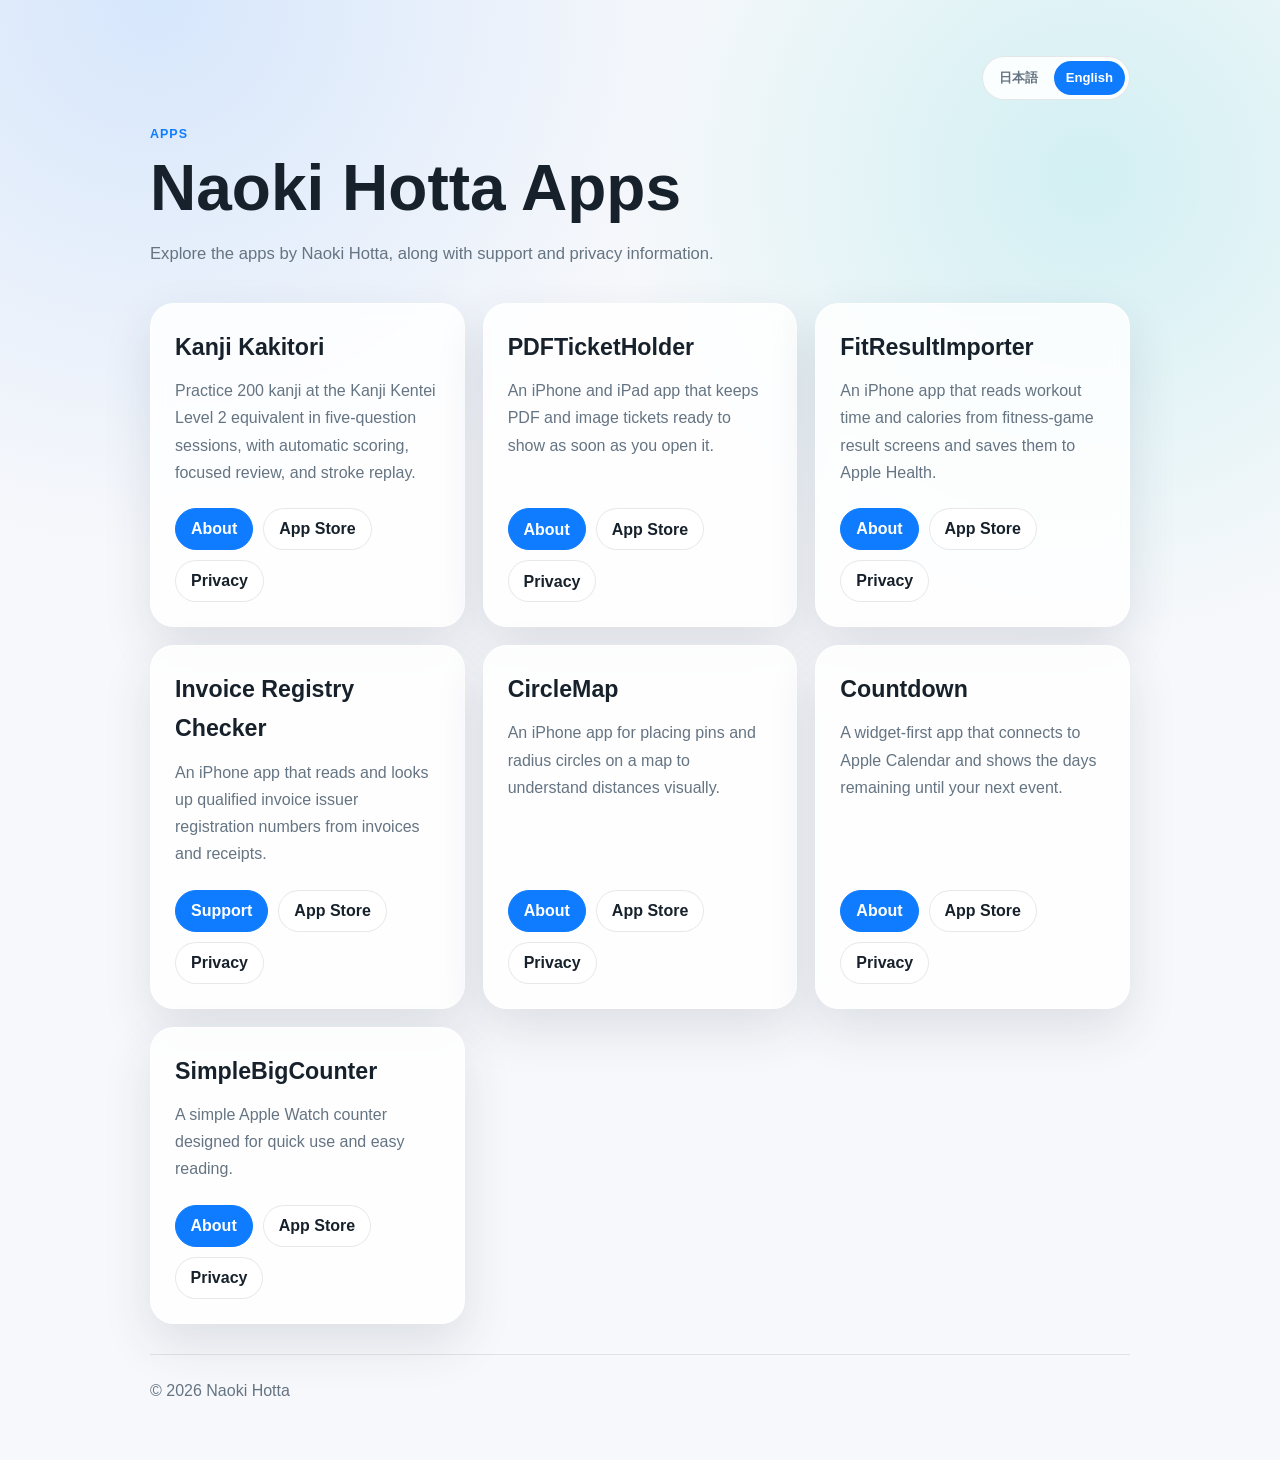
<file: index.html>
<!DOCTYPE html>
<html lang="ja">
  <head>
    <meta charset="UTF-8" />
    <meta name="viewport" content="width=device-width, initial-scale=1.0" />
    <title>Naoki Hotta Apps</title>
    <meta name="description" content="Naoki Hotta が公開しているアプリの紹介ページとプライバシーポリシー一覧です。" />
    <link rel="stylesheet" href="./language.css" />
    <style>
      :root {
        --bg: #f7f8fb;
        --surface: #ffffff;
        --text: #17212b;
        --muted: #657482;
        --line: rgba(23, 33, 43, 0.1);
        --primary: #0f7cff;
        --shadow: 0 20px 50px rgba(30, 48, 70, 0.12);
      }

      * {
        box-sizing: border-box;
      }

      body {
        margin: 0;
        min-height: 100vh;
        font-family: "Hiragino Sans", "Noto Sans JP", "Yu Gothic", -apple-system, BlinkMacSystemFont, sans-serif;
        color: var(--text);
        background:
          radial-gradient(circle at 12% 0%, rgba(15, 124, 255, 0.14), transparent 30%),
          radial-gradient(circle at 85% 12%, rgba(20, 197, 201, 0.16), transparent 28%),
          var(--bg);
        line-height: 1.7;
      }

      body,
      .container {
        display: flex;
        flex-direction: column;
      }

      a {
        color: inherit;
        text-decoration: none;
      }

      .container {
        width: min(calc(100% - 40px), 980px);
        min-height: 100vh;
        margin: 0 auto;
        padding: 56px 0;
      }

      header {
        margin-bottom: 34px;
      }

      .eyebrow {
        margin: 0;
        color: var(--primary);
        font-size: 0.78rem;
        font-weight: 800;
        letter-spacing: 0.08em;
        text-transform: uppercase;
      }

      h1 {
        margin: 10px 0 0;
        font-size: clamp(2.4rem, 5vw, 4.6rem);
        line-height: 1.05;
      }

      .lead {
        max-width: 44rem;
        margin: 18px 0 0;
        color: var(--muted);
        font-size: 1.04rem;
      }

      .app-grid {
        display: grid;
        grid-template-columns: repeat(3, minmax(0, 1fr));
        gap: 18px;
        margin-bottom: 30px;
      }

      .app-card {
        display: flex;
        min-height: 250px;
        flex-direction: column;
        justify-content: space-between;
        padding: 24px;
        background: rgba(255, 255, 255, 0.84);
        border: 1px solid rgba(255, 255, 255, 0.9);
        border-radius: 24px;
        box-shadow: var(--shadow);
        backdrop-filter: blur(10px);
      }

      .app-card h2 {
        margin: 0;
        font-size: 1.45rem;
      }

      .app-card p {
        margin: 10px 0 0;
        color: var(--muted);
      }

      .links {
        display: flex;
        flex-wrap: wrap;
        gap: 10px;
        margin-top: 22px;
      }

      .button {
        display: inline-flex;
        min-height: 42px;
        align-items: center;
        justify-content: center;
        padding: 0 15px;
        border-radius: 999px;
        font-weight: 800;
        background: #fff;
        border: 1px solid var(--line);
      }

      .button.primary {
        color: #fff;
        background: var(--primary);
        border-color: var(--primary);
      }

      footer {
        margin-top: auto;
        padding-top: 22px;
        color: var(--muted);
        border-top: 1px solid var(--line);
      }

      @media (max-width: 820px) {
        .app-grid {
          grid-template-columns: 1fr;
        }
      }
    </style>
  </head>
  <body>
    <div class="container">
      <header>
        <p class="eyebrow">Apps</p>
        <h1>Naoki Hotta Apps</h1>
        <p class="lead" data-i18n="home.lead">
          公開中アプリの紹介ページとプライバシーポリシーをまとめています。
        </p>
      </header>

      <main class="app-grid">
        <article class="app-card">
          <div>
            <h2 data-i18n="kanji.name">漢字書き取り</h2>
            <p data-i18n="home.kanji.description">漢検2級相当の200字を、1回5問から手書き練習。自動採点、苦手復習、筆順の再生に対応した学習アプリです。</p>
          </div>
          <div class="links">
            <a class="button primary" href="./KanjiKakitori/" data-i18n="common.about">紹介ページ</a>
            <a class="button" href="https://apps.apple.com/jp/app/%E6%BC%A2%E5%AD%97%E6%9B%B8%E3%81%8D%E5%8F%96%E3%82%8A/id6797176857">App Store</a>
            <a class="button" href="./KanjiKakitori/privacy.html">Privacy</a>
          </div>
        </article>

        <article class="app-card">
          <div>
            <h2>PDFTicketHolder</h2>
            <p data-i18n="home.pdf.description">PDFチケットやチケット画像を保存し、当日に必要なチケットを起動直後に表示できるiPhone/iPadアプリです。</p>
          </div>
          <div class="links">
            <a class="button primary" href="./PDFTicketHolder/" data-i18n="common.about">紹介ページ</a>
            <a class="button" href="https://apps.apple.com/jp/app/%E3%82%B5%E3%83%83%E3%81%A8pdf/id6787268098">App Store</a>
            <a class="button" href="./PDFTicketHolder/privacy.html">Privacy</a>
          </div>
        </article>

        <article class="app-card">
          <div>
            <h2>FitResultImporter</h2>
            <p data-i18n="home.fit.description">フィットネスゲームのリザルト画面から運動時間と消費カロリーを読み取り、ヘルスケアへ保存するiPhoneアプリです。</p>
          </div>
          <div class="links">
            <a class="button primary" href="./FitResultImporter/" data-i18n="common.about">紹介ページ</a>
            <a class="button" href="https://apps.apple.com/jp/app/fitresultimporter/id6767750974">App Store</a>
            <a class="button" href="./FitResultImporter/privacy.html">Privacy</a>
          </div>
        </article>

        <article class="app-card">
          <div>
            <h2 data-i18n="invoice.name">登録番号検索くん</h2>
            <p data-i18n="home.invoice.description">請求書や領収書の画像から適格請求書発行事業者の登録番号を読み取り、検索できるiPhoneアプリです。</p>
          </div>
          <div class="links">
            <a class="button primary" href="./InvoiceRegistryChecker/" data-i18n="common.support">サポート</a>
            <a class="button" href="https://apps.apple.com/jp/app/%E7%99%BB%E9%8C%B2%E7%95%AA%E5%8F%B7%E6%A4%9C%E7%B4%A2%E3%81%8F%E3%82%93/id6769944285">App Store</a>
            <a class="button" href="./InvoiceRegistryChecker/privacy.html">Privacy</a>
          </div>
        </article>

        <article class="app-card">
          <div>
            <h2>CircleMap</h2>
            <p data-i18n="home.circle.description">地図上にピンと半径円を配置して、距離感を視覚的に把握できるiPhoneアプリです。</p>
          </div>
          <div class="links">
            <a class="button primary" href="./CircleMap/" data-i18n="common.about">紹介ページ</a>
            <a class="button" href="https://apps.apple.com/jp/app/circlemap-%E5%90%8C%E5%BF%83%E5%86%86%E3%83%9E%E3%83%83%E3%83%97/id6740738778">App Store</a>
            <a class="button" href="./CircleMap/privacy.html">Privacy</a>
          </div>
        </article>

        <article class="app-card">
          <div>
            <h2 data-i18n="countdown.name">あと何日？</h2>
            <p data-i18n="home.countdown.description">純正カレンダーと連携して、次の予定までの残り日数を表示するウィジェット中心のアプリです。</p>
          </div>
          <div class="links">
            <a class="button primary" href="./CountdownCalendar/" data-i18n="common.about">紹介ページ</a>
            <a class="button" href="https://apps.apple.com/us/app/%E3%81%82%E3%81%A8%E4%BD%95%E6%97%A5-%E3%82%A6%E3%82%A3%E3%82%B8%E3%82%A7%E3%83%83%E3%83%88/id6761004521">App Store</a>
            <a class="button" href="./CountdownCalendar/privacy.html">Privacy</a>
          </div>
        </article>

        <article class="app-card">
          <div>
            <h2>SimpleBigCounter</h2>
            <p data-i18n="home.counter.description">Apple Watchで素早く見やすく数えられる、シンプルなカウンターアプリです。</p>
          </div>
          <div class="links">
            <a class="button primary" href="./SimpleBigCounter/" data-i18n="common.about">紹介ページ</a>
            <a class="button" href="https://apps.apple.com/us/app/%E3%82%B7%E3%83%B3%E3%83%97%E3%83%ABbig%E3%82%AB%E3%82%A6%E3%83%B3%E3%82%BF%E3%83%BC/id6757970541">App Store</a>
            <a class="button" href="./SimpleBigCounter/privacy.html">Privacy</a>
          </div>
        </article>
      </main>

      <footer>© 2026 Naoki Hotta</footer>
    </div>
    <script src="./language.js"></script>
  </body>
</html>
</file>
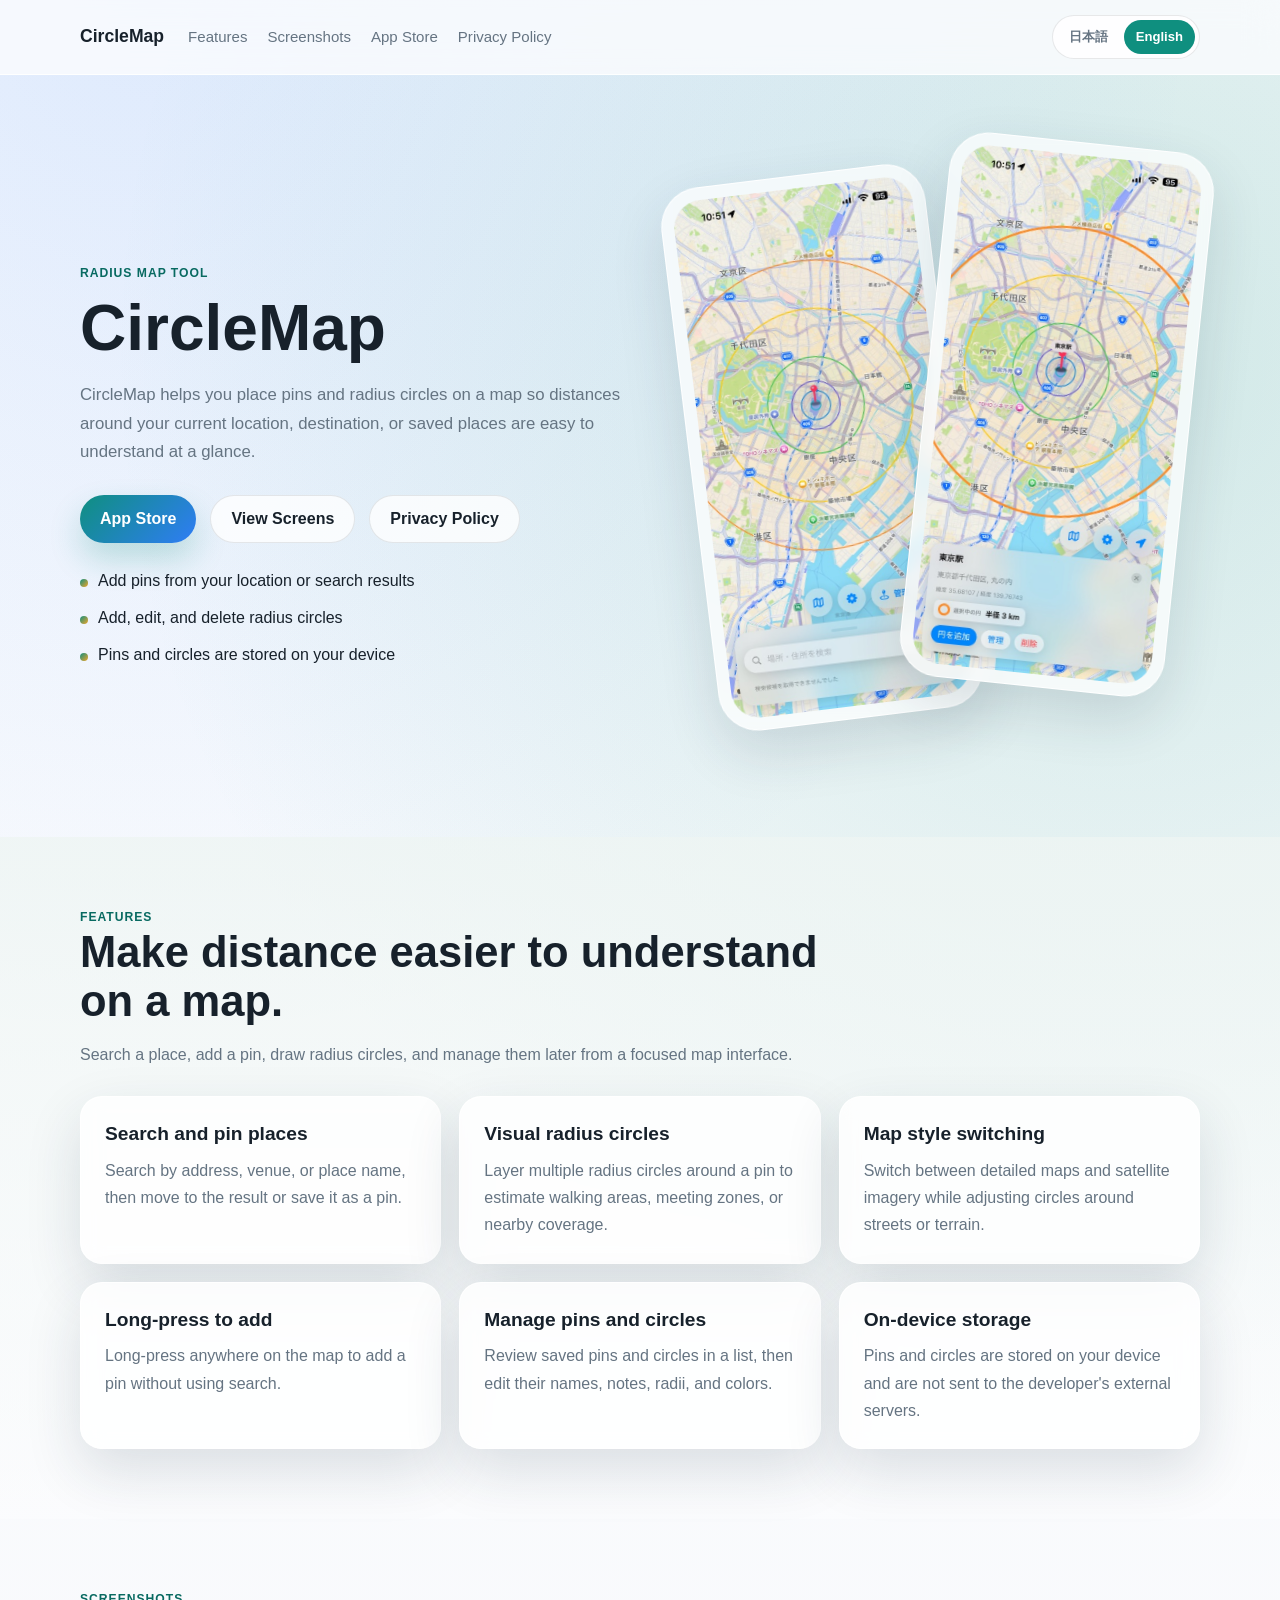
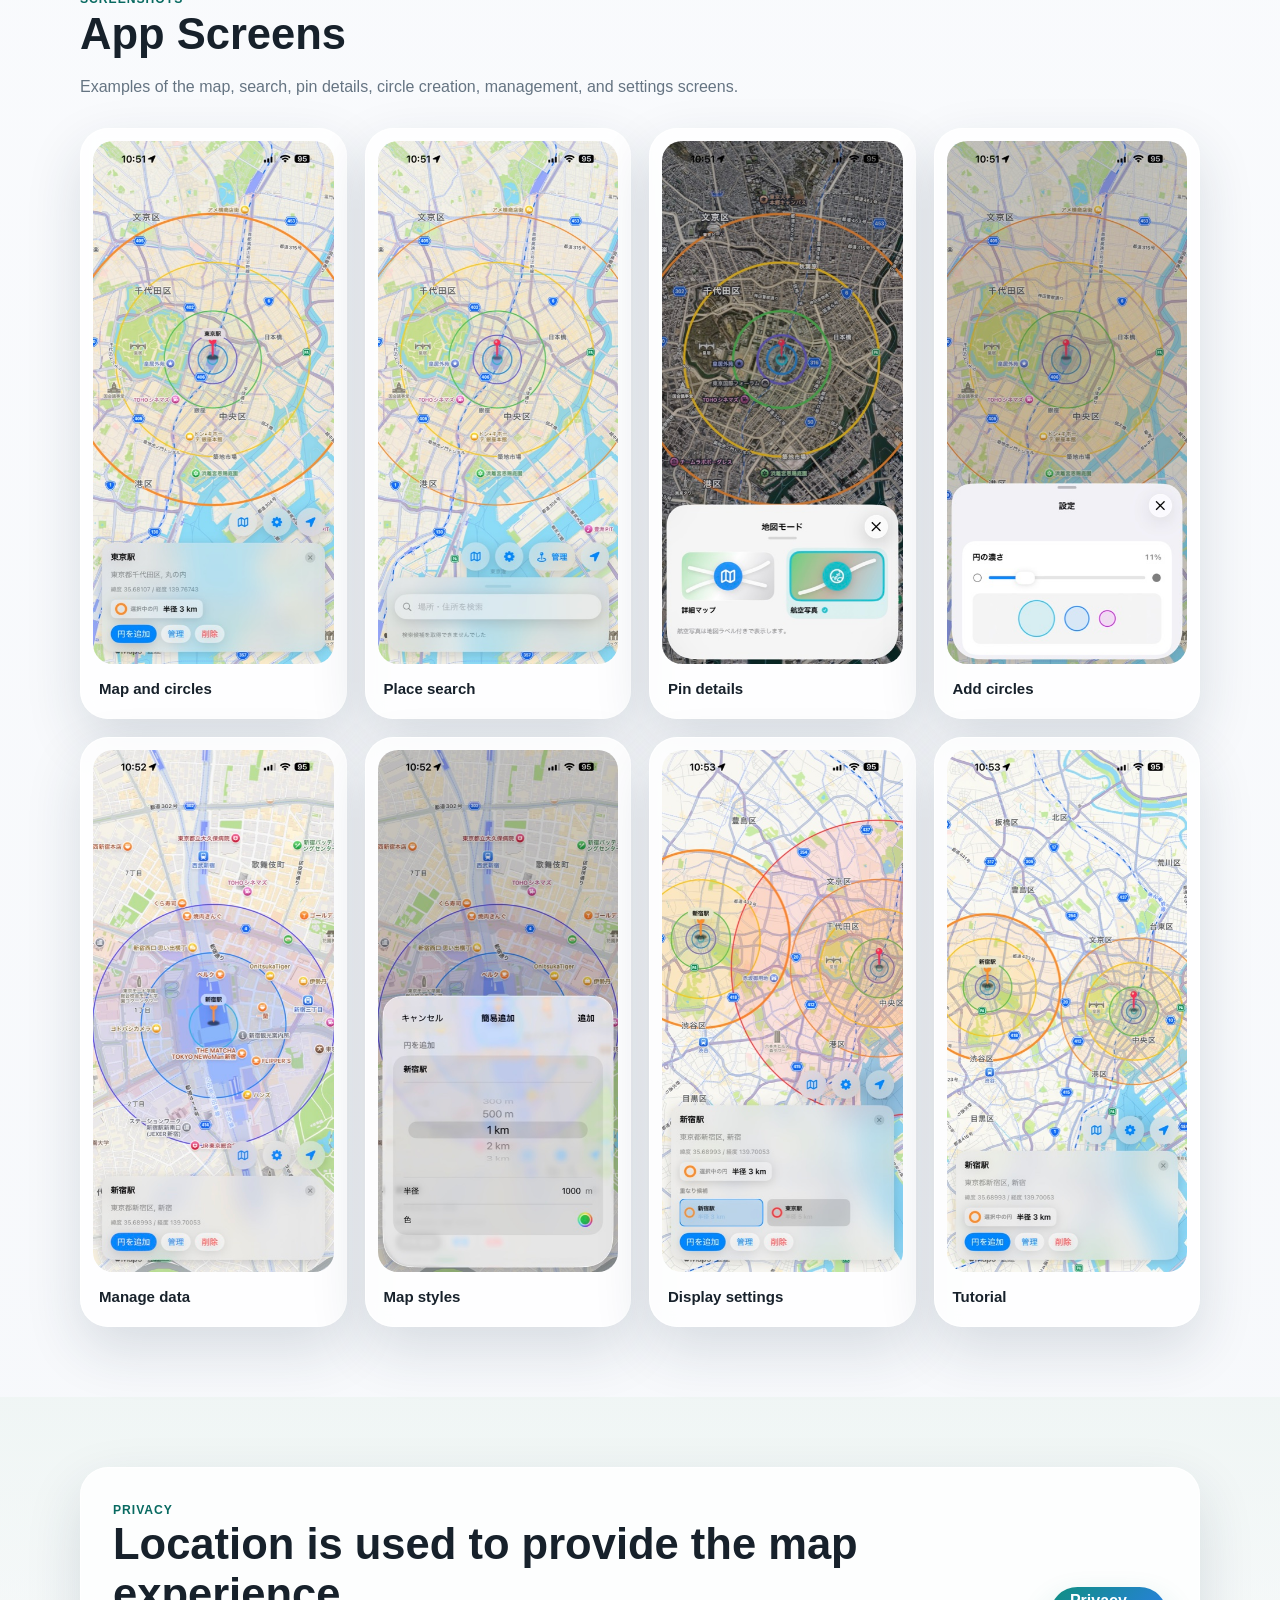
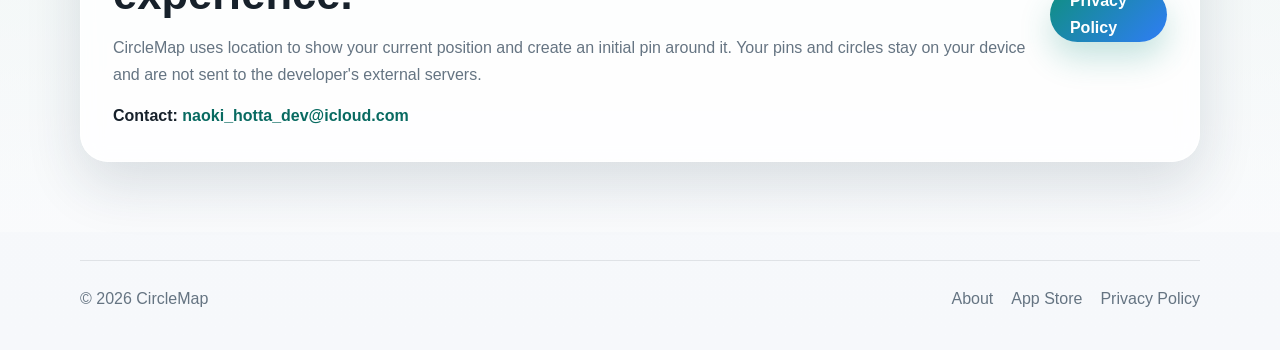
<file: CircleMap/index.html>
<!DOCTYPE html>
<html lang="ja">
  <head>
    <meta charset="UTF-8" />
    <meta name="viewport" content="width=device-width, initial-scale=1.0" />
    <title>CircleMap | 地図に半径円を描いて距離感をつかむアプリ</title>
    <meta
      name="description"
      content="CircleMapは、地図上にピンと半径円を配置して、目的地や現在地からの距離感を視覚的に把握できるiPhoneアプリです。"
    />
    <link rel="stylesheet" href="../language.css" />
    <link rel="stylesheet" href="./styles.css" />
  </head>
  <body>
    <header class="site-header">
      <div class="container nav">
        <a class="brand" href="./index.html">CircleMap</a>
        <nav class="nav-links" aria-label="主要リンク">
          <a href="#features">特長 / Features</a>
          <a href="#screenshots">スクリーンショット / Screenshots</a>
          <a href="https://apps.apple.com/jp/app/circlemap-%E5%90%8C%E5%BF%83%E5%86%86%E3%83%9E%E3%83%83%E3%83%97/id6740738778">App Store</a>
          <a href="./privacy.html">プライバシーポリシー / Privacy Policy</a>
        </nav>
      </div>
    </header>

    <main>
      <section class="hero">
        <div class="container hero-grid">
          <div>
            <p class="eyebrow">Radius Map Tool</p>
            <h1>CircleMap</h1>
            <p class="lead">
              地図上にピンと半径円を置いて、現在地や目的地からの距離感をひと目で確認できます。
              100m、300m、1kmなどの範囲を視覚化したいときに使えるシンプルな地図アプリです。
              <span class="en-block">
                CircleMap helps you place pins and radius circles on a map so distances around your current location,
                destination, or saved places are easy to understand at a glance.
              </span>
            </p>
            <div class="cta-row">
              <a class="button primary" href="https://apps.apple.com/jp/app/circlemap-%E5%90%8C%E5%BF%83%E5%86%86%E3%83%9E%E3%83%83%E3%83%97/id6740738778">App Store</a>
              <a class="button secondary" href="#screenshots">画面を見る / View Screens</a>
              <a class="button secondary" href="./privacy.html">プライバシーポリシー / Privacy Policy</a>
            </div>
            <ul class="quick-points">
              <li>現在地や検索した場所を中心にピンを追加 / Add pins from your location or search results</li>
              <li>半径円の追加・編集・削除に対応 / Add, edit, and delete radius circles</li>
              <li>作成したピンと円は端末内に保存 / Pins and circles are stored on your device</li>
            </ul>
          </div>

          <div class="phone-stage" aria-hidden="true">
            <figure class="phone back">
              <img src="./assets/search.jpg" alt="" />
            </figure>
            <figure class="phone front">
              <img src="./assets/overview.jpg" alt="" />
            </figure>
          </div>
        </div>
      </section>

      <section class="section alt" id="features">
        <div class="container">
          <div class="section-heading">
            <p class="eyebrow">Features</p>
            <h2 data-i18n="circle.features.title">距離の感覚を、地図の上で扱いやすく。</h2>
            <p class="section-copy">
              場所を探す、ピンを置く、半径を描く、あとから整理する。距離確認に必要な操作を地図画面からすぐ使えます。
              <span class="en-block">
                Search a place, add a pin, draw radius circles, and manage them later from a focused map interface.
              </span>
            </p>
          </div>

          <div class="feature-grid">
            <article class="feature-card">
              <h3>場所検索とピン追加 <span class="en-inline">Search and pin places</span></h3>
              <p data-i18n="circle.feature.search">
                住所、施設名、場所名で検索して、見つけた地点へ移動したりピンとして保存したりできます。
              </p>
            </article>
            <article class="feature-card">
              <h3>半径円を視覚化 <span class="en-inline">Visual radius circles</span></h3>
              <p data-i18n="circle.feature.radius">
                ピンを中心に複数の半径円を重ねられます。徒歩圏、集合範囲、周辺確認などの目安作りに使えます。
              </p>
            </article>
            <article class="feature-card">
              <h3>地図モード切り替え <span class="en-inline">Map style switching</span></h3>
              <p data-i18n="circle.feature.map">
                詳細マップと航空写真を切り替えて、街区や地形を確認しながら円の範囲を調整できます。
              </p>
            </article>
            <article class="feature-card">
              <h3>長押しで追加 <span class="en-inline">Long-press to add</span></h3>
              <p data-i18n="circle.feature.longpress">
                地図上の任意の場所を長押しして、検索を使わずにその場へピンを追加できます。
              </p>
            </article>
            <article class="feature-card">
              <h3>ピンと円の管理 <span class="en-inline">Manage pins and circles</span></h3>
              <p data-i18n="circle.feature.manage">
                作成済みのピンや円を一覧から確認し、名前、メモ、半径、色をあとから編集できます。
              </p>
            </article>
            <article class="feature-card">
              <h3>端末内保存 <span class="en-inline">On-device storage</span></h3>
              <p data-i18n="circle.feature.storage">
                作成したピンと円の情報は端末内に保存されます。外部サーバーへの送信は行いません。
              </p>
            </article>
          </div>
        </div>
      </section>

      <section class="section" id="screenshots">
        <div class="container">
          <div class="section-heading">
            <p class="eyebrow">Screenshots</p>
            <h2>アプリ画面 <span class="en-inline">App Screens</span></h2>
            <p class="section-copy" data-i18n="circle.screens.copy">
              地図表示、検索、ピン詳細、円の追加、管理画面、設定画面の例です。
            </p>
          </div>

          <div class="gallery">
            <figure class="shot-card">
              <img src="./assets/overview.jpg" alt="地図上にピンと半径円を表示しているCircleMapのメイン画面" />
              <figcaption>地図と半径円 / Map and circles</figcaption>
            </figure>
            <figure class="shot-card">
              <img src="./assets/search.jpg" alt="場所検索の候補を表示している画面" />
              <figcaption>場所検索 / Place search</figcaption>
            </figure>
            <figure class="shot-card">
              <img src="./assets/pin-detail.jpg" alt="ピン詳細カードと半径円の操作画面" />
              <figcaption>ピン詳細 / Pin details</figcaption>
            </figure>
            <figure class="shot-card">
              <img src="./assets/circle-add.jpg" alt="半径円を追加する画面" />
              <figcaption>円の追加 / Add circles</figcaption>
            </figure>
            <figure class="shot-card">
              <img src="./assets/manage.jpg" alt="ピンと円の管理画面" />
              <figcaption>管理画面 / Manage data</figcaption>
            </figure>
            <figure class="shot-card">
              <img src="./assets/map-mode.jpg" alt="地図モードを選択する画面" />
              <figcaption>地図モード / Map styles</figcaption>
            </figure>
            <figure class="shot-card">
              <img src="./assets/settings.jpg" alt="円の表示設定画面" />
              <figcaption>表示設定 / Display settings</figcaption>
            </figure>
            <figure class="shot-card">
              <img src="./assets/tutorial.jpg" alt="初回チュートリアル画面" />
              <figcaption>チュートリアル / Tutorial</figcaption>
            </figure>
          </div>
        </div>
      </section>

      <section class="section alt">
        <div class="container info-row">
          <div>
            <p class="eyebrow">Privacy</p>
            <h2 data-i18n="circle.privacy.title">位置情報は、地図表示のために使用します。</h2>
            <p class="section-copy" data-i18n="circle.privacy.copy">
              CircleMap は現在地表示や現在地を中心にした初期ピン作成のために位置情報を使用します。
              作成したピンと円は端末内に保存され、開発者の外部サーバーへ送信されません。
            </p>
            <p class="contact-line">
              お問い合わせ / Contact: <a href="mailto:naoki_hotta_dev@icloud.com">naoki_hotta_dev@icloud.com</a>
            </p>
          </div>
          <a class="button primary" href="./privacy.html">Privacy Policy</a>
        </div>
      </section>
    </main>

    <footer class="site-footer">
      <div class="container footer-row">
        <p>© 2026 CircleMap</p>
        <div class="footer-links">
          <a href="./index.html">紹介ページ / About</a>
          <a href="https://apps.apple.com/jp/app/circlemap-%E5%90%8C%E5%BF%83%E5%86%86%E3%83%9E%E3%83%83%E3%83%97/id6740738778">App Store</a>
          <a href="./privacy.html">プライバシーポリシー / Privacy Policy</a>
        </div>
      </div>
    </footer>
    <script src="../language.js"></script>
  </body>
</html>
</file>
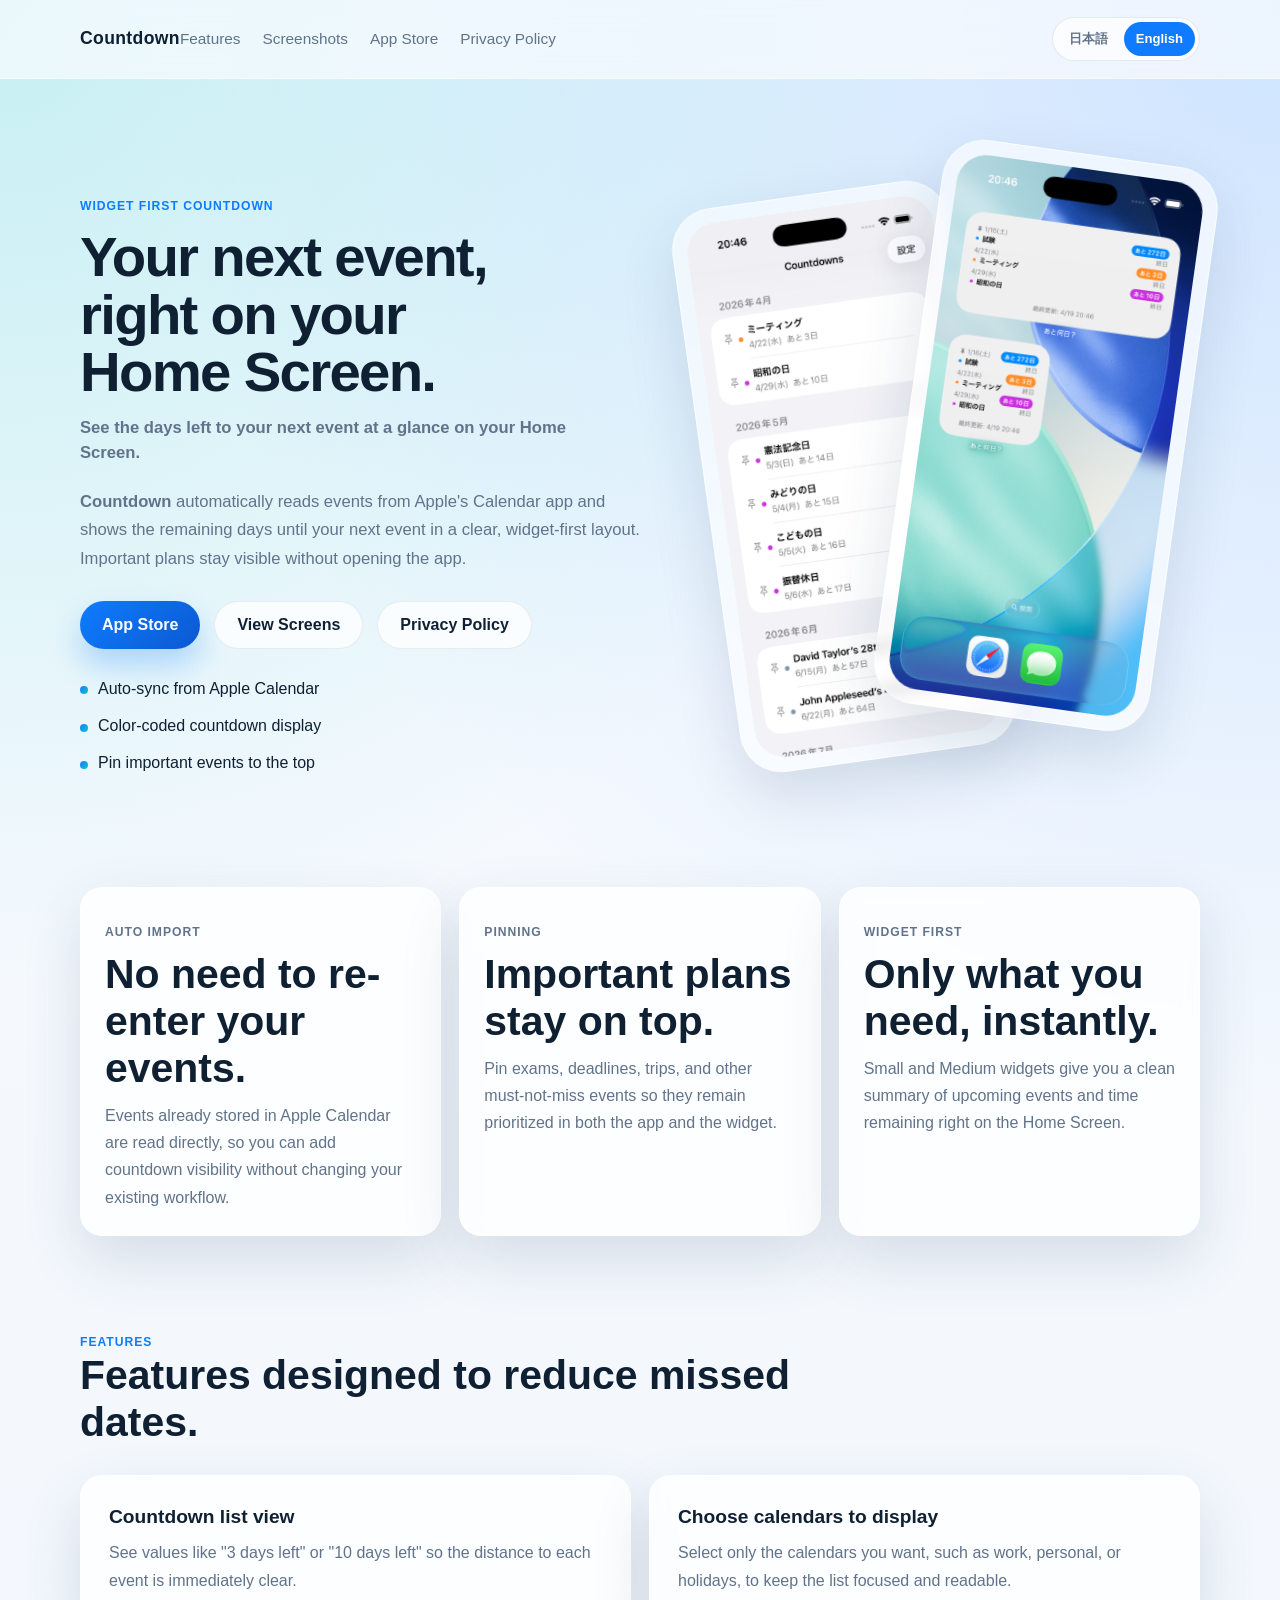
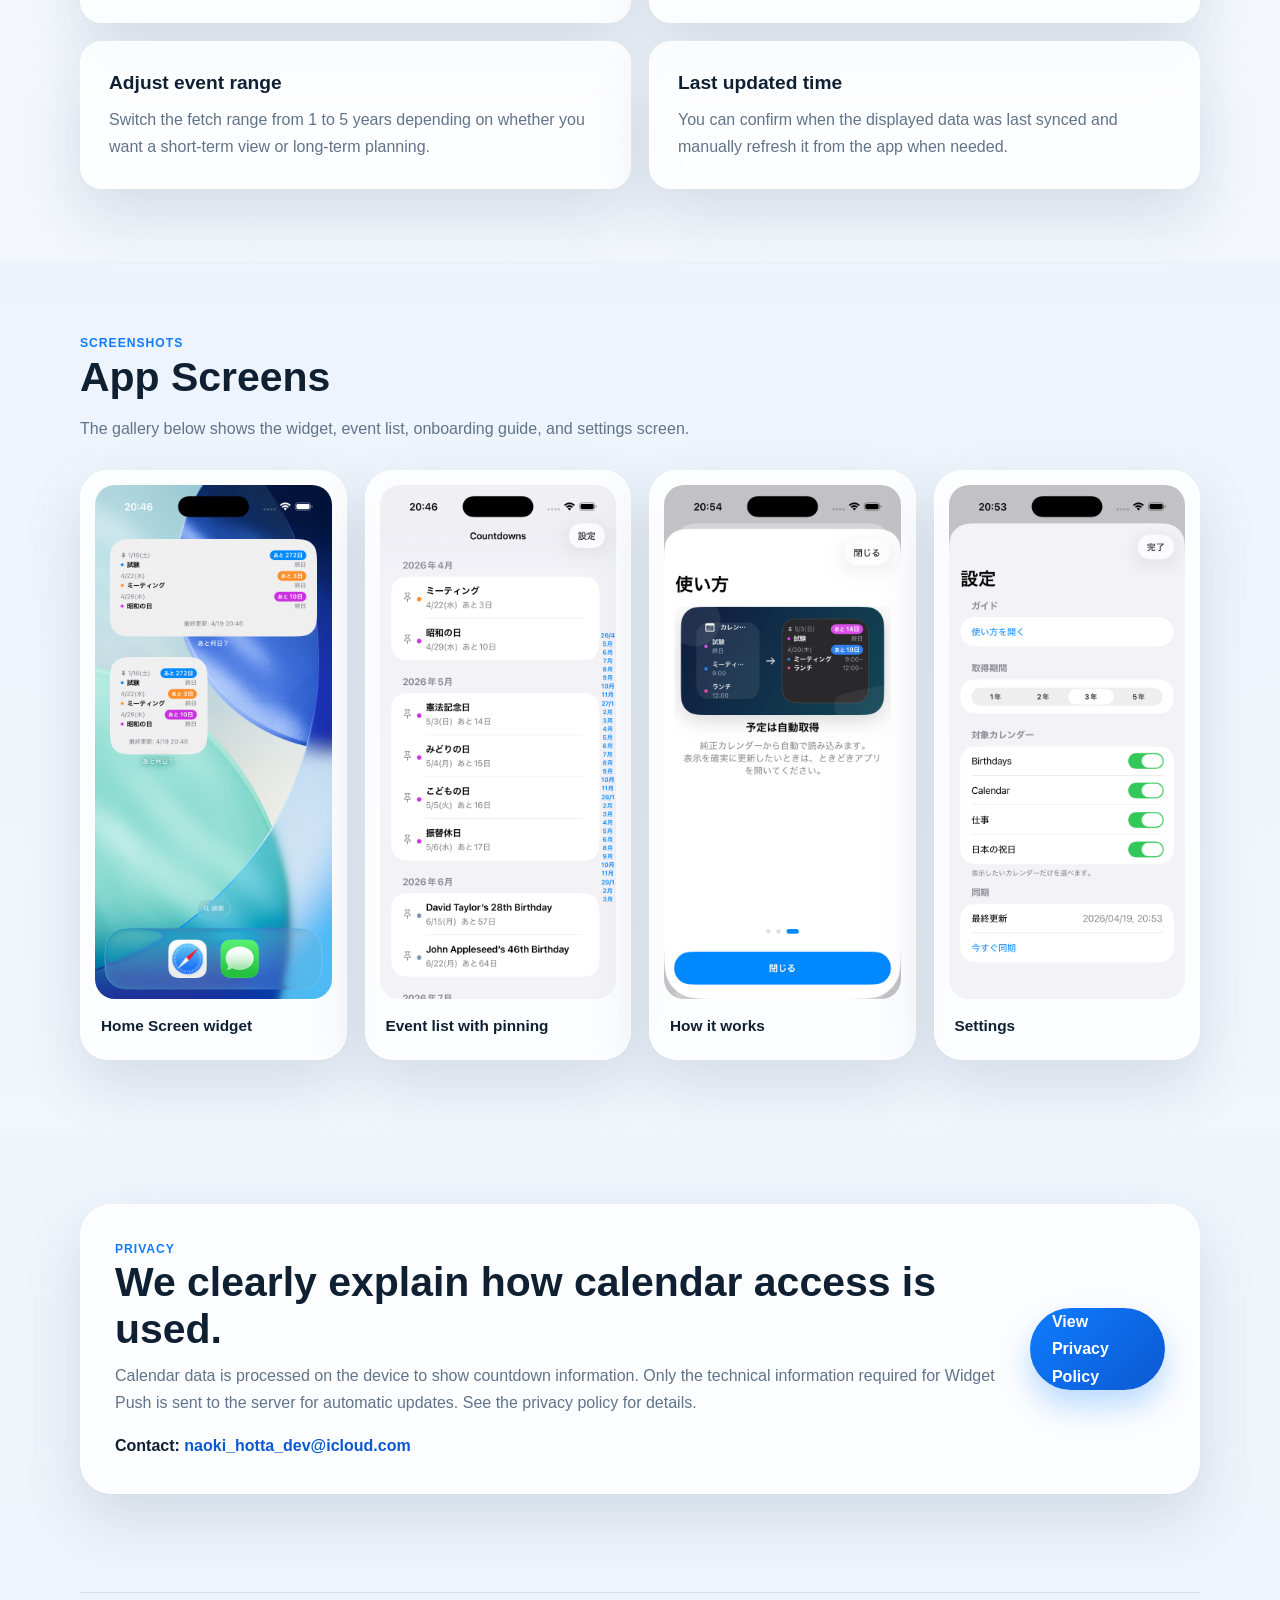
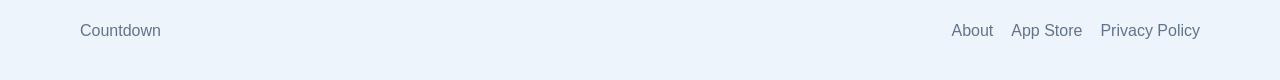
<file: CountdownCalendar/index.html>
<!DOCTYPE html>
<html lang="ja">
  <head>
    <meta charset="UTF-8" />
    <meta name="viewport" content="width=device-width, initial-scale=1.0" />
    <title>あと何日？ | 純正カレンダー連携のカウントダウンウィジェット</title>
    <meta
      name="description"
      content="あと何日？は、iPhoneの純正カレンダーと連携して次の予定までの残り日数を表示するウィジェット中心のアプリです。大事な予定のピン留めにも対応。"
    />
    <link rel="stylesheet" href="../language.css" />
    <link rel="stylesheet" href="./styles.css" />
  </head>
  <body>
    <header class="site-header">
      <div class="container nav">
        <a class="brand" href="./index.html">あと何日？ <span class="subtle-inline">/ Countdown</span></a>
        <nav class="nav-links" aria-label="主要リンク">
          <a href="#features">特長 / Features</a>
          <a href="#screenshots">スクリーンショット / Screenshots</a>
          <a href="https://apps.apple.com/us/app/%E3%81%82%E3%81%A8%E4%BD%95%E6%97%A5-%E3%82%A6%E3%82%A3%E3%82%B8%E3%82%A7%E3%83%83%E3%83%88/id6761004521">App Store</a>
          <a href="./privacy.html">プライバシーポリシー / Privacy Policy</a>
        </nav>
      </div>
    </header>

    <main>
      <section class="hero">
        <div class="container hero-grid">
          <div class="hero-copy">
            <p class="eyebrow">Widget First Countdown</p>
            <h1 data-i18n="countdown.hero.title">
              <span class="hero-line">次の予定までを、</span>
              <span class="hero-line">ホーム画面で</span>
              <span class="hero-line">ひと目で。</span>
            </h1>
            <p class="hero-subtitle">See the days left to your next event at a glance on your Home Screen.</p>
            <p class="lead">
              <strong>あと何日？</strong> は、純正カレンダーの予定を自動で読み込み、
              次のイベントまでの残り日数を見やすく表示するiPhoneアプリです。
              ウィジェットが主役なので、アプリを開かなくても大事な予定をすぐ確認できます。
              <span class="en-block">
                <strong>Countdown</strong> automatically reads events from Apple's Calendar app and shows the remaining
                days until your next event in a clear, widget-first layout. Important plans stay visible without opening
                the app.
              </span>
            </p>
            <div class="cta-row">
              <a class="button primary" href="https://apps.apple.com/us/app/%E3%81%82%E3%81%A8%E4%BD%95%E6%97%A5-%E3%82%A6%E3%82%A3%E3%82%B8%E3%82%A7%E3%83%83%E3%83%88/id6761004521">App Store</a>
              <a class="button secondary" href="#screenshots">画面を見る / View Screens</a>
              <a class="button secondary" href="./privacy.html">プライバシーポリシー / Privacy Policy</a>
            </div>

            <ul class="quick-points">
              <li>純正カレンダーから自動同期 / Auto-sync from Apple Calendar</li>
              <li>残り日数を色付きでわかりやすく表示 / Color-coded countdown display</li>
              <li>大事な予定をピン留めして先頭固定 / Pin important events to the top</li>
            </ul>
          </div>

          <div class="hero-visual" aria-hidden="true">
            <div class="phone-stack">
              <figure class="phone-card phone-card-back">
                <img
                  src="./Simulator%20Screenshot%20-%20iPhone%20Air%20-%202026-04-19%20at%2020.46.21.png"
                  alt=""
                />
              </figure>
              <figure class="phone-card phone-card-front">
                <img
                  src="./Simulator%20Screenshot%20-%20iPhone%20Air%20-%202026-04-19%20at%2020.46.29.png"
                  alt=""
                />
              </figure>
            </div>
          </div>
        </div>
      </section>

      <section class="feature-strip">
        <div class="container feature-strip-grid">
          <article>
            <p class="feature-label">自動取得 / Auto Import</p>
            <h2>予定を手で入れ直さない <span class="en-inline">No need to re-enter your events.</span></h2>
            <p>
              純正カレンダーに入っている予定をそのまま読み込みます。いつものカレンダー運用を変えずに、
              カウントダウン表示だけを追加できます。
              <span class="en-block">
                Events already stored in Apple Calendar are read directly, so you can add countdown visibility without
                changing your existing workflow.
              </span>
            </p>
          </article>
          <article>
            <p class="feature-label">ピン留め / Pinning</p>
            <h2>大事な予定は埋もれない <span class="en-inline">Important plans stay on top.</span></h2>
            <p>
              試験日や締切、旅行など、見逃したくない予定はピン留めに対応。一覧でもウィジェットでも優先して確認できます。
              <span class="en-block">
                Pin exams, deadlines, trips, and other must-not-miss events so they remain prioritized in both the app
                and the widget.
              </span>
            </p>
          </article>
          <article>
            <p class="feature-label">ウィジェット中心 / Widget First</p>
            <h2>欲しい情報だけを、すぐに <span class="en-inline">Only what you need, instantly.</span></h2>
            <p>
              Small / Medium のウィジェットで、次の予定と残り時間をすっきり表示。ホーム画面に置くだけで見返しやすくなります。
              <span class="en-block">
                Small and Medium widgets give you a clean summary of upcoming events and time remaining right on the
                Home Screen.
              </span>
            </p>
          </article>
        </div>
      </section>

      <section class="section" id="features">
        <div class="container">
          <div class="section-heading">
            <p class="eyebrow">Features</p>
            <h2>日付の見落としを減らすための機能 <span class="en-inline">Features designed to reduce missed dates.</span></h2>
          </div>

          <div class="feature-grid">
            <article class="feature-card">
              <h3>残り日数を一覧で表示 <span class="en-inline">Countdown list view</span></h3>
              <p>
                「あと3日」「あと10日」のように、予定日までの距離感がすぐ分かります。先の予定ほど把握しづらい人に向いた表示です。
                <span class="en-block">
                  See values like "3 days left" or "10 days left" so the distance to each event is immediately clear.
                </span>
              </p>
            </article>
            <article class="feature-card">
              <h3>対象カレンダーを選べる <span class="en-inline">Choose calendars to display</span></h3>
              <p>
                仕事、私用、祝日など、表示したいカレンダーだけを選択できます。必要な情報だけに絞って見やすく保てます。
                <span class="en-block">
                  Select only the calendars you want, such as work, personal, or holidays, to keep the list focused and readable.
                </span>
              </p>
            </article>
            <article class="feature-card">
              <h3>取得期間の切り替え <span class="en-inline">Adjust event range</span></h3>
              <p>
                1年から5年までの範囲で予定取得期間を切り替えできます。近い予定を中心に見る使い方にも、先のイベント管理にも対応します。
                <span class="en-block">
                  Switch the fetch range from 1 to 5 years depending on whether you want a short-term view or long-term planning.
                </span>
              </p>
            </article>
            <article class="feature-card">
              <h3>最終更新時刻を表示 <span class="en-inline">Last updated time</span></h3>
              <p>
                いつ同期された情報かを画面上で確認できます。表示を確実に更新したいときはアプリ側から手動同期も可能です。
                <span class="en-block">
                  You can confirm when the displayed data was last synced and manually refresh it from the app when needed.
                </span>
              </p>
            </article>
          </div>
        </div>
      </section>

      <section class="section alt" id="screenshots">
        <div class="container">
          <div class="section-heading">
            <p class="eyebrow">Screenshots</p>
            <h2>アプリ画面 <span class="en-inline">App Screens</span></h2>
            <p class="section-copy">
              ウィジェット表示、一覧画面、使い方ガイド、設定画面をそのまま掲載しています。
              <span class="en-block">
                The gallery below shows the widget, event list, onboarding guide, and settings screen.
              </span>
            </p>
          </div>

          <div class="gallery">
            <figure class="shot-card">
              <img
                src="./Simulator%20Screenshot%20-%20iPhone%20Air%20-%202026-04-19%20at%2020.46.29.png"
                alt="ホーム画面に配置したウィジェットの表示"
              />
              <figcaption>ホーム画面のウィジェット表示 / Home Screen widget</figcaption>
            </figure>
            <figure class="shot-card">
              <img
                src="./Simulator%20Screenshot%20-%20iPhone%20Air%20-%202026-04-19%20at%2020.46.21.png"
                alt="予定一覧画面。ピン留めされた予定が上位に表示されている"
              />
              <figcaption>ピン留め対応の予定一覧 / Event list with pinning</figcaption>
            </figure>
            <figure class="shot-card">
              <img
                src="./Simulator%20Screenshot%20-%20iPhone%20Air%20-%202026-04-19%20at%2020.54.00.png"
                alt="使い方ガイド画面。純正カレンダーから自動取得する説明が表示されている"
              />
              <figcaption>使い方ガイド / How it works</figcaption>
            </figure>
            <figure class="shot-card">
              <img
                src="./Simulator%20Screenshot%20-%20iPhone%20Air%20-%202026-04-19%20at%2020.53.04.png"
                alt="設定画面。取得期間と対象カレンダー、同期操作を設定できる"
              />
              <figcaption>設定画面 / Settings</figcaption>
            </figure>
          </div>
        </div>
      </section>

      <section class="section">
        <div class="container callout">
          <div>
            <p class="eyebrow">Privacy</p>
            <h2>
              カレンダー権限の利用目的を明確にしています
              <span class="en-inline">We clearly explain how calendar access is used.</span>
            </h2>
            <p>
              本アプリは、予定の残り日数表示とウィジェット更新のためにカレンダー情報を利用します。予定内容は端末内で処理し、
              自動更新に必要なWidget Push用の技術情報のみをサーバーへ送信します。
              詳細はプライバシーポリシーをご確認ください。
              <span class="en-block">
                Calendar data is processed on the device to show countdown information. Only the technical information required for Widget Push is sent to the server for automatic updates. See the privacy policy for details.
              </span>
            </p>
            <p class="contact-line">
              お問い合わせ / Contact: <a href="mailto:naoki_hotta_dev@icloud.com">naoki_hotta_dev@icloud.com</a>
            </p>
          </div>
          <a class="button primary" href="./privacy.html">プライバシーポリシーを見る / View Privacy Policy</a>
        </div>
      </section>
    </main>

    <footer class="site-footer">
      <div class="container footer-row">
        <p>© あと何日？ / Countdown</p>
        <div class="footer-links">
          <a href="./index.html">紹介ページ / About</a>
          <a href="https://apps.apple.com/us/app/%E3%81%82%E3%81%A8%E4%BD%95%E6%97%A5-%E3%82%A6%E3%82%A3%E3%82%B8%E3%82%A7%E3%83%83%E3%83%88/id6761004521">App Store</a>
          <a href="./privacy.html">プライバシーポリシー / Privacy Policy</a>
        </div>
      </div>
    </footer>
    <script src="../language.js"></script>
  </body>
</html>
</file>
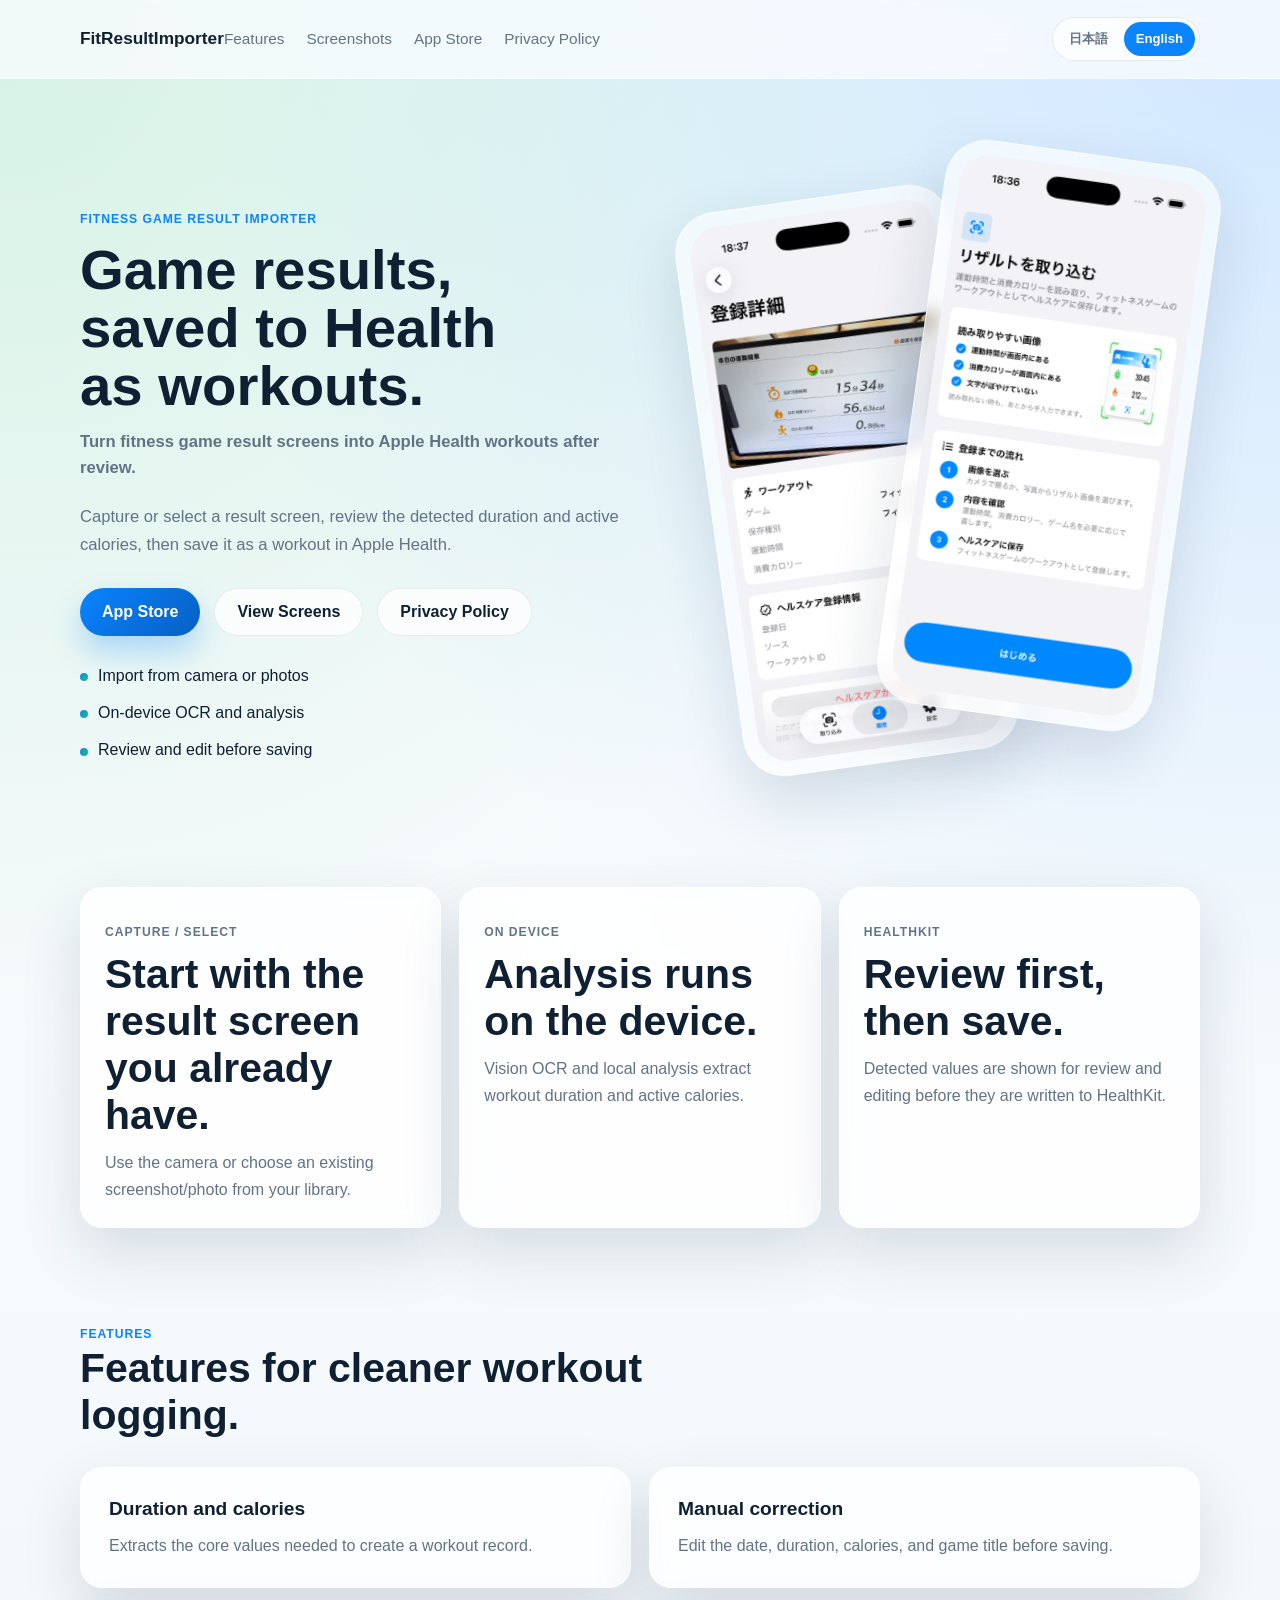
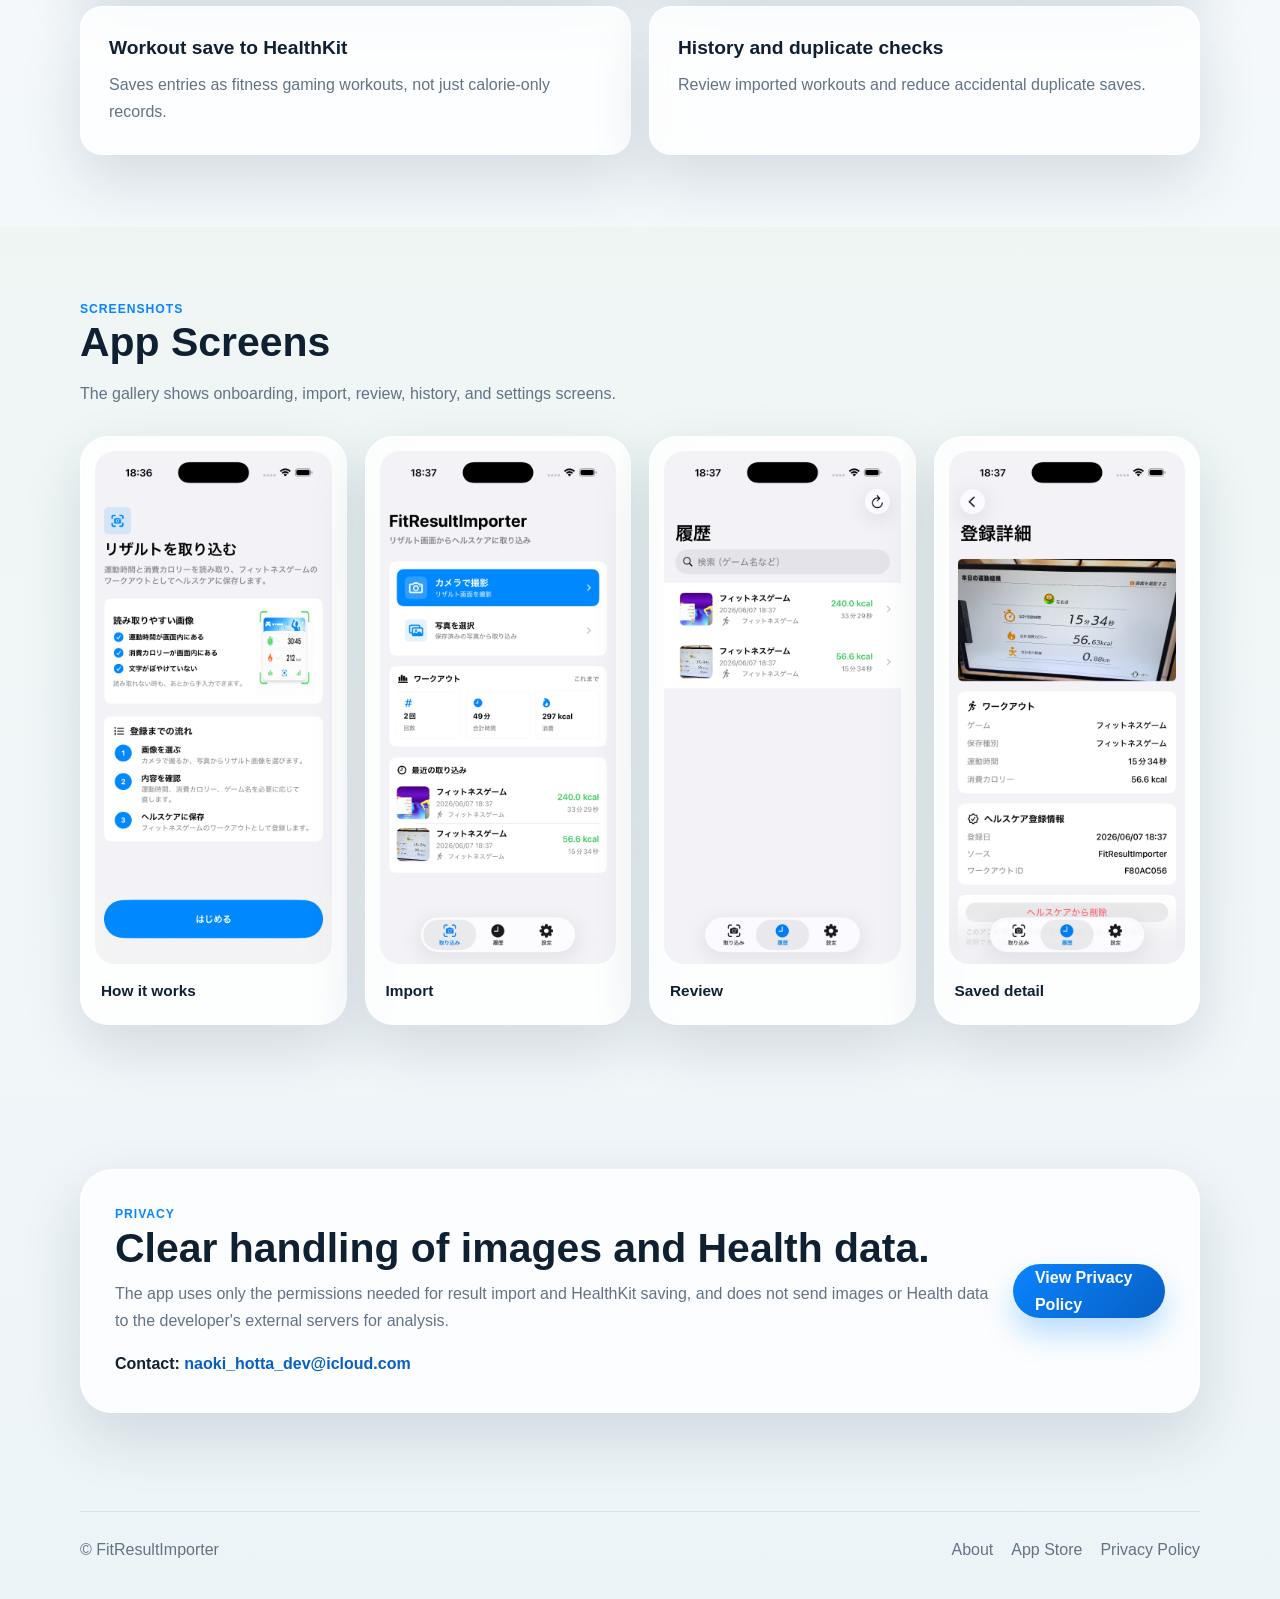
<file: FitResultImporter/index.html>
<!DOCTYPE html>
<html lang="ja">
  <head>
    <meta charset="UTF-8" />
    <meta name="viewport" content="width=device-width, initial-scale=1.0" />
    <title>FitResultImporter | フィットネスゲームのリザルトをヘルスケアへ</title>
    <meta
      name="description"
      content="FitResultImporterは、リングフィットやFit Boxingなどのリザルト画面から運動時間と消費カロリーを読み取り、確認後にAppleヘルスケアへワークアウトとして保存するiPhoneアプリです。"
    />
    <link rel="stylesheet" href="../language.css" />
    <link rel="stylesheet" href="./styles.css" />
  </head>
  <body>
    <header class="site-header">
      <div class="container nav">
        <a class="brand" href="./index.html">FitResultImporter</a>
        <nav class="nav-links" aria-label="主要リンク">
          <a href="#features">特長 / Features</a>
          <a href="#screenshots">スクリーンショット / Screenshots</a>
          <a href="https://apps.apple.com/jp/app/fitresultimporter/id6767750974">App Store</a>
          <a href="./privacy.html">プライバシーポリシー / Privacy Policy</a>
        </nav>
      </div>
    </header>

    <main>
      <section class="hero">
        <div class="container hero-grid">
          <div class="hero-copy">
            <p class="eyebrow">Fitness Game Result Importer</p>
            <h1 data-i18n="fit.hero.title">
              <span class="hero-line">リザルト画面を、</span>
              <span class="hero-line">ヘルスケアの</span>
              <span class="hero-line">ワークアウトへ。</span>
            </h1>
            <p class="hero-subtitle">Turn fitness game result screens into Apple Health workouts after review.</p>
            <p class="lead">
              <strong>FitResultImporter</strong> は、リングフィットやFit Boxingなどのリザルト画面を撮影し、
              運動時間と消費カロリーを読み取って、確認・修正後にAppleヘルスケアへ保存するiPhoneアプリです。
              <span class="en-block">
                Capture or select a result screen, review the detected duration and active calories, then save it as a
                workout in Apple Health.
              </span>
            </p>
            <div class="cta-row">
              <a class="button primary" href="https://apps.apple.com/jp/app/fitresultimporter/id6767750974">App Store</a>
              <a class="button secondary" href="#screenshots">画面を見る / View Screens</a>
              <a class="button secondary" href="./privacy.html">プライバシーポリシー / Privacy Policy</a>
            </div>

            <ul class="quick-points">
              <li>カメラ撮影・写真選択から取り込み / Import from camera or photos</li>
              <li>オンデバイスでOCR・解析 / On-device OCR and analysis</li>
              <li>保存前に必ず確認・手修正 / Review and edit before saving</li>
            </ul>
          </div>

          <div class="hero-visual" aria-hidden="true">
            <div class="phone-stack">
              <figure class="phone-card phone-card-back">
                <img
                  src="./Simulator%20Screenshot%20-%20iPhone%20Air%20-%202026-06-07%20at%2018.37.49.png"
                  alt=""
                />
              </figure>
              <figure class="phone-card phone-card-front">
                <img
                  src="./Simulator%20Screenshot%20-%20iPhone%20Air%20-%202026-06-07%20at%2018.36.21.png"
                  alt=""
                />
              </figure>
            </div>
          </div>
        </div>
      </section>

      <section class="feature-strip">
        <div class="container feature-strip-grid">
          <article>
            <p class="feature-label">Capture / Select</p>
            <h2>いつものリザルト画面から <span class="en-inline">Start with the result screen you already have.</span></h2>
            <p>
              ゲーム終了後の結果画面をカメラで撮るか、写真ライブラリから選択して取り込みます。
              <span class="en-block">Use the camera or choose an existing screenshot/photo from your library.</span>
            </p>
          </article>
          <article>
            <p class="feature-label">On Device</p>
            <h2>解析は端末内で完結 <span class="en-inline">Analysis runs on the device.</span></h2>
            <p>
              Vision OCRとオンデバイス解析で、運動時間と消費カロリーを読み取ります。
              <span class="en-block">Vision OCR and local analysis extract workout duration and active calories.</span>
            </p>
          </article>
          <article>
            <p class="feature-label">HealthKit</p>
            <h2>確認してから保存 <span class="en-inline">Review first, then save.</span></h2>
            <p>
              読み取り結果をそのまま保存せず、内容を確認・修正してからHealthKitへ登録します。
              <span class="en-block">Detected values are shown for review and editing before they are written to HealthKit.</span>
            </p>
          </article>
        </div>
      </section>

      <section class="section" id="features">
        <div class="container">
          <div class="section-heading">
            <p class="eyebrow">Features</p>
            <h2>運動記録を残しやすくするための機能 <span class="en-inline">Features for cleaner workout logging.</span></h2>
          </div>

          <div class="feature-grid">
            <article class="feature-card">
              <h3>運動時間と消費カロリーを読み取り <span class="en-inline">Duration and calories</span></h3>
              <p>
                リザルト画面内の運動時間と消費カロリーを読み取り、ワークアウト登録に必要な値として整理します。
                <span class="en-block">Extracts the core values needed to create a workout record.</span>
              </p>
            </article>
            <article class="feature-card">
              <h3>手修正に対応 <span class="en-inline">Manual correction</span></h3>
              <p>
                画像が見づらい場合や読み取りがずれた場合でも、保存前に日時、運動時間、消費カロリー、ゲーム名を直せます。
                <span class="en-block">Edit the date, duration, calories, and game title before saving.</span>
              </p>
            </article>
            <article class="feature-card">
              <h3>HealthKitへワークアウト保存 <span class="en-inline">Workout save to HealthKit</span></h3>
              <p>
                単なるカロリー記録ではなく、フィットネスゲームのワークアウトとしてAppleヘルスケアへ保存します。
                <span class="en-block">Saves entries as fitness gaming workouts, not just calorie-only records.</span>
              </p>
            </article>
            <article class="feature-card">
              <h3>履歴と重複確認 <span class="en-inline">History and duplicate checks</span></h3>
              <p>
                登録済みの取り込み履歴をアプリ内で確認できます。似た記録がある場合は、重複登録を避けやすくします。
                <span class="en-block">Review imported workouts and reduce accidental duplicate saves.</span>
              </p>
            </article>
          </div>
        </div>
      </section>

      <section class="section alt" id="screenshots">
        <div class="container">
          <div class="section-heading">
            <p class="eyebrow">Screenshots</p>
            <h2>アプリ画面 <span class="en-inline">App Screens</span></h2>
            <p class="section-copy">
              使い方、取り込み、解析結果確認、履歴、設定画面をそのまま掲載しています。
              <span class="en-block">The gallery shows onboarding, import, review, history, and settings screens.</span>
            </p>
          </div>

          <div class="gallery">
            <figure class="shot-card">
              <img
                src="./Simulator%20Screenshot%20-%20iPhone%20Air%20-%202026-06-07%20at%2018.36.21.png"
                alt="リザルト取り込みの使い方画面"
              />
              <figcaption>使い方ガイド / How it works</figcaption>
            </figure>
            <figure class="shot-card">
              <img
                src="./Simulator%20Screenshot%20-%20iPhone%20Air%20-%202026-06-07%20at%2018.37.41.png"
                alt="リザルト画像を取り込む画面"
              />
              <figcaption>取り込み画面 / Import</figcaption>
            </figure>
            <figure class="shot-card">
              <img
                src="./Simulator%20Screenshot%20-%20iPhone%20Air%20-%202026-06-07%20at%2018.37.44.png"
                alt="解析結果を確認してヘルスケアへ保存する画面"
              />
              <figcaption>確認画面 / Review</figcaption>
            </figure>
            <figure class="shot-card">
              <img
                src="./Simulator%20Screenshot%20-%20iPhone%20Air%20-%202026-06-07%20at%2018.37.49.png"
                alt="登録済みワークアウトの詳細画面"
              />
              <figcaption>登録詳細 / Saved detail</figcaption>
            </figure>
          </div>
        </div>
      </section>

      <section class="section">
        <div class="container callout">
          <div>
            <p class="eyebrow">Privacy</p>
            <h2>
              画像とヘルスケア情報の扱いを明確にしています
              <span class="en-inline">Clear handling of images and Health data.</span>
            </h2>
            <p>
              本アプリは、リザルト画像の読み取りとHealthKit保存のために必要な権限のみを使用します。
              解析目的で画像やヘルスケア情報を開発者の外部サーバーへ送信しません。
              <span class="en-block">
                The app uses only the permissions needed for result import and HealthKit saving, and does not send images
                or Health data to the developer's external servers for analysis.
              </span>
            </p>
            <p class="contact-line">
              お問い合わせ / Contact: <a href="mailto:naoki_hotta_dev@icloud.com">naoki_hotta_dev@icloud.com</a>
            </p>
          </div>
          <a class="button primary" href="./privacy.html">プライバシーポリシーを見る / View Privacy Policy</a>
        </div>
      </section>
    </main>

    <footer class="site-footer">
      <div class="container footer-row">
        <p>© FitResultImporter</p>
        <div class="footer-links">
          <a href="./index.html">紹介ページ / About</a>
          <a href="https://apps.apple.com/jp/app/fitresultimporter/id6767750974">App Store</a>
          <a href="./privacy.html">プライバシーポリシー / Privacy Policy</a>
        </div>
      </div>
    </footer>
    <script src="../language.js"></script>
  </body>
</html>
</file>
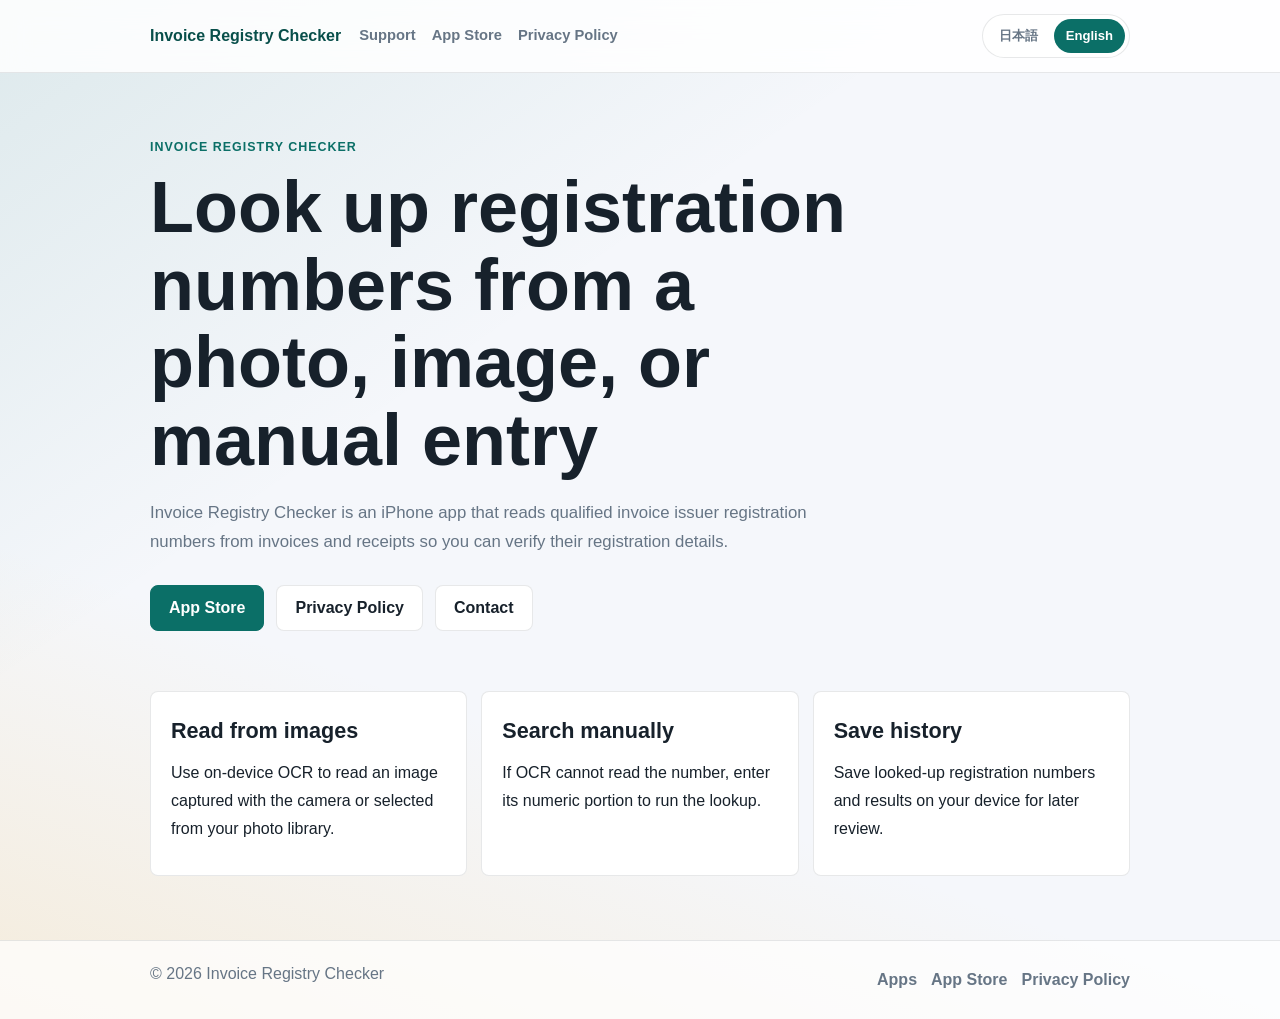
<file: InvoiceRegistryChecker/index.html>
<!DOCTYPE html>
<html lang="ja">
  <head>
    <meta charset="UTF-8" />
    <meta name="viewport" content="width=device-width, initial-scale=1.0" />
    <title>登録番号検索くん | サポート</title>
    <meta
      name="description"
      content="登録番号検索くんのサポートページ。請求書や領収書の画像から適格請求書発行事業者の登録番号を読み取り、検索できます。"
    />
    <link rel="stylesheet" href="../language.css" />
    <link rel="stylesheet" href="./styles.css" />
  </head>
  <body>
    <header class="site-header">
      <div class="container nav">
        <a class="brand" href="./index.html" data-i18n="invoice.name">登録番号検索くん</a>
        <nav class="nav-links" aria-label="主要リンク">
          <a href="./index.html" aria-current="page">サポート / Support</a>
          <a href="https://apps.apple.com/jp/app/%E7%99%BB%E9%8C%B2%E7%95%AA%E5%8F%B7%E6%A4%9C%E7%B4%A2%E3%81%8F%E3%82%93/id6769944285">App Store</a>
          <a href="./privacy.html">プライバシーポリシー / Privacy Policy</a>
        </nav>
      </div>
    </header>

    <main>
      <section class="hero">
        <div class="container">
          <p class="eyebrow">Invoice Registry Checker</p>
          <h1 data-i18n="invoice.hero.title">登録番号を撮影・画像選択・手入力で検索</h1>
          <p class="lead" data-i18n="invoice.hero.lead">
            登録番号検索くんは、請求書や領収書に記載された適格請求書発行事業者の登録番号を読み取り、登録情報を確認するためのiPhoneアプリです。
          </p>
          <div class="actions">
            <a class="button primary" href="https://apps.apple.com/jp/app/%E7%99%BB%E9%8C%B2%E7%95%AA%E5%8F%B7%E6%A4%9C%E7%B4%A2%E3%81%8F%E3%82%93/id6769944285">App Store</a>
            <a class="button" href="./privacy.html" data-i18n="common.privacy">プライバシーポリシー</a>
            <a class="button" href="mailto:naoki_hotta_dev@icloud.com" data-i18n="common.contact">お問い合わせ</a>
          </div>
        </div>
      </section>

      <section class="section">
        <div class="container feature-grid">
          <article class="feature">
            <h2 data-i18n="invoice.feature.image.title">画像から読み取り</h2>
            <p data-i18n="invoice.feature.image.copy">カメラ撮影または写真ライブラリから選択した画像を、端末上のOCRで読み取ります。</p>
          </article>
          <article class="feature">
            <h2 data-i18n="invoice.feature.manual.title">手入力で検索</h2>
            <p data-i18n="invoice.feature.manual.copy">OCRで読み取れない場合でも、登録番号の数字部分を入力して検索できます。</p>
          </article>
          <article class="feature">
            <h2 data-i18n="invoice.feature.history.title">履歴を保存</h2>
            <p data-i18n="invoice.feature.history.copy">検索した登録番号と結果を端末内に保存し、あとから確認できます。</p>
          </article>
        </div>
      </section>
    </main>

    <footer class="site-footer">
      <div class="container footer-row">
        <p>© 2026 <span data-i18n="invoice.name">登録番号検索くん</span></p>
        <div class="footer-links">
          <a href="../index.html">Apps</a>
          <a href="https://apps.apple.com/jp/app/%E7%99%BB%E9%8C%B2%E7%95%AA%E5%8F%B7%E6%A4%9C%E7%B4%A2%E3%81%8F%E3%82%93/id6769944285">App Store</a>
          <a href="./privacy.html">Privacy Policy</a>
        </div>
      </div>
    </footer>
    <script src="../language.js"></script>
  </body>
</html>
</file>
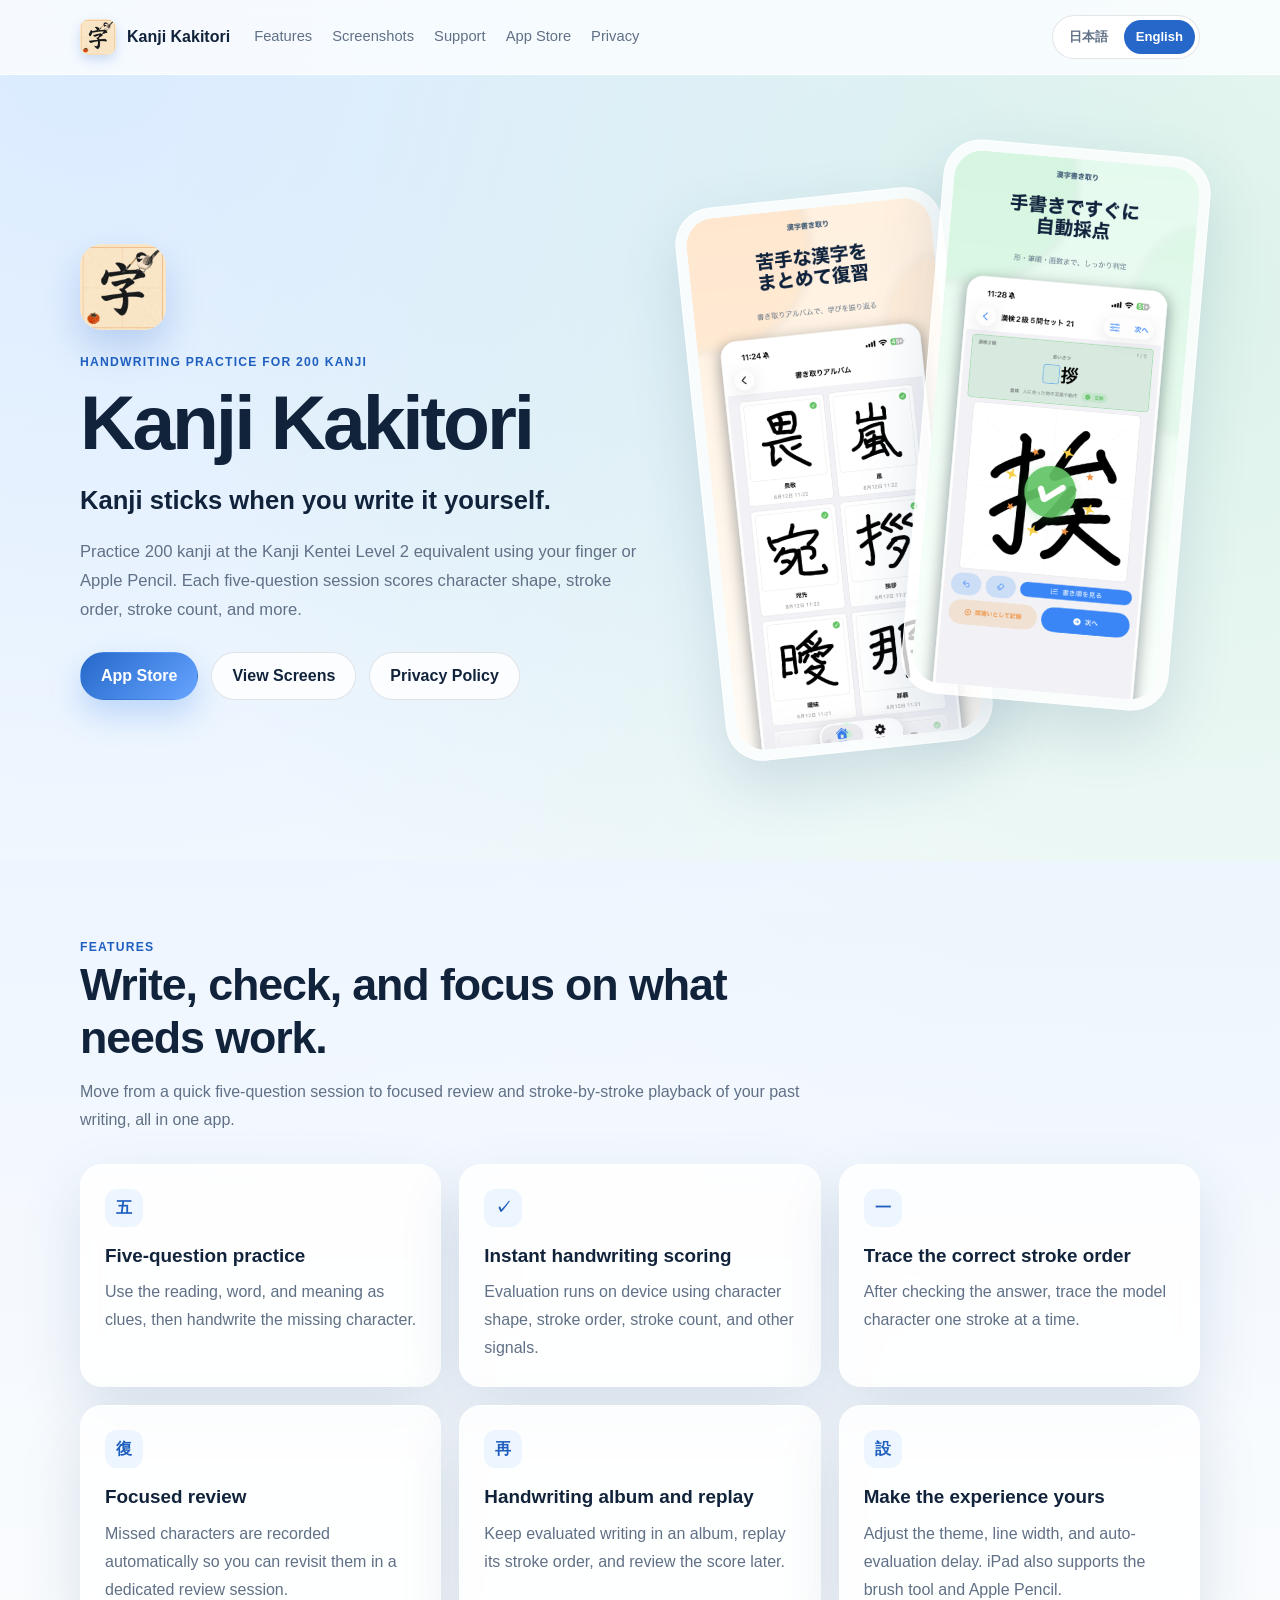
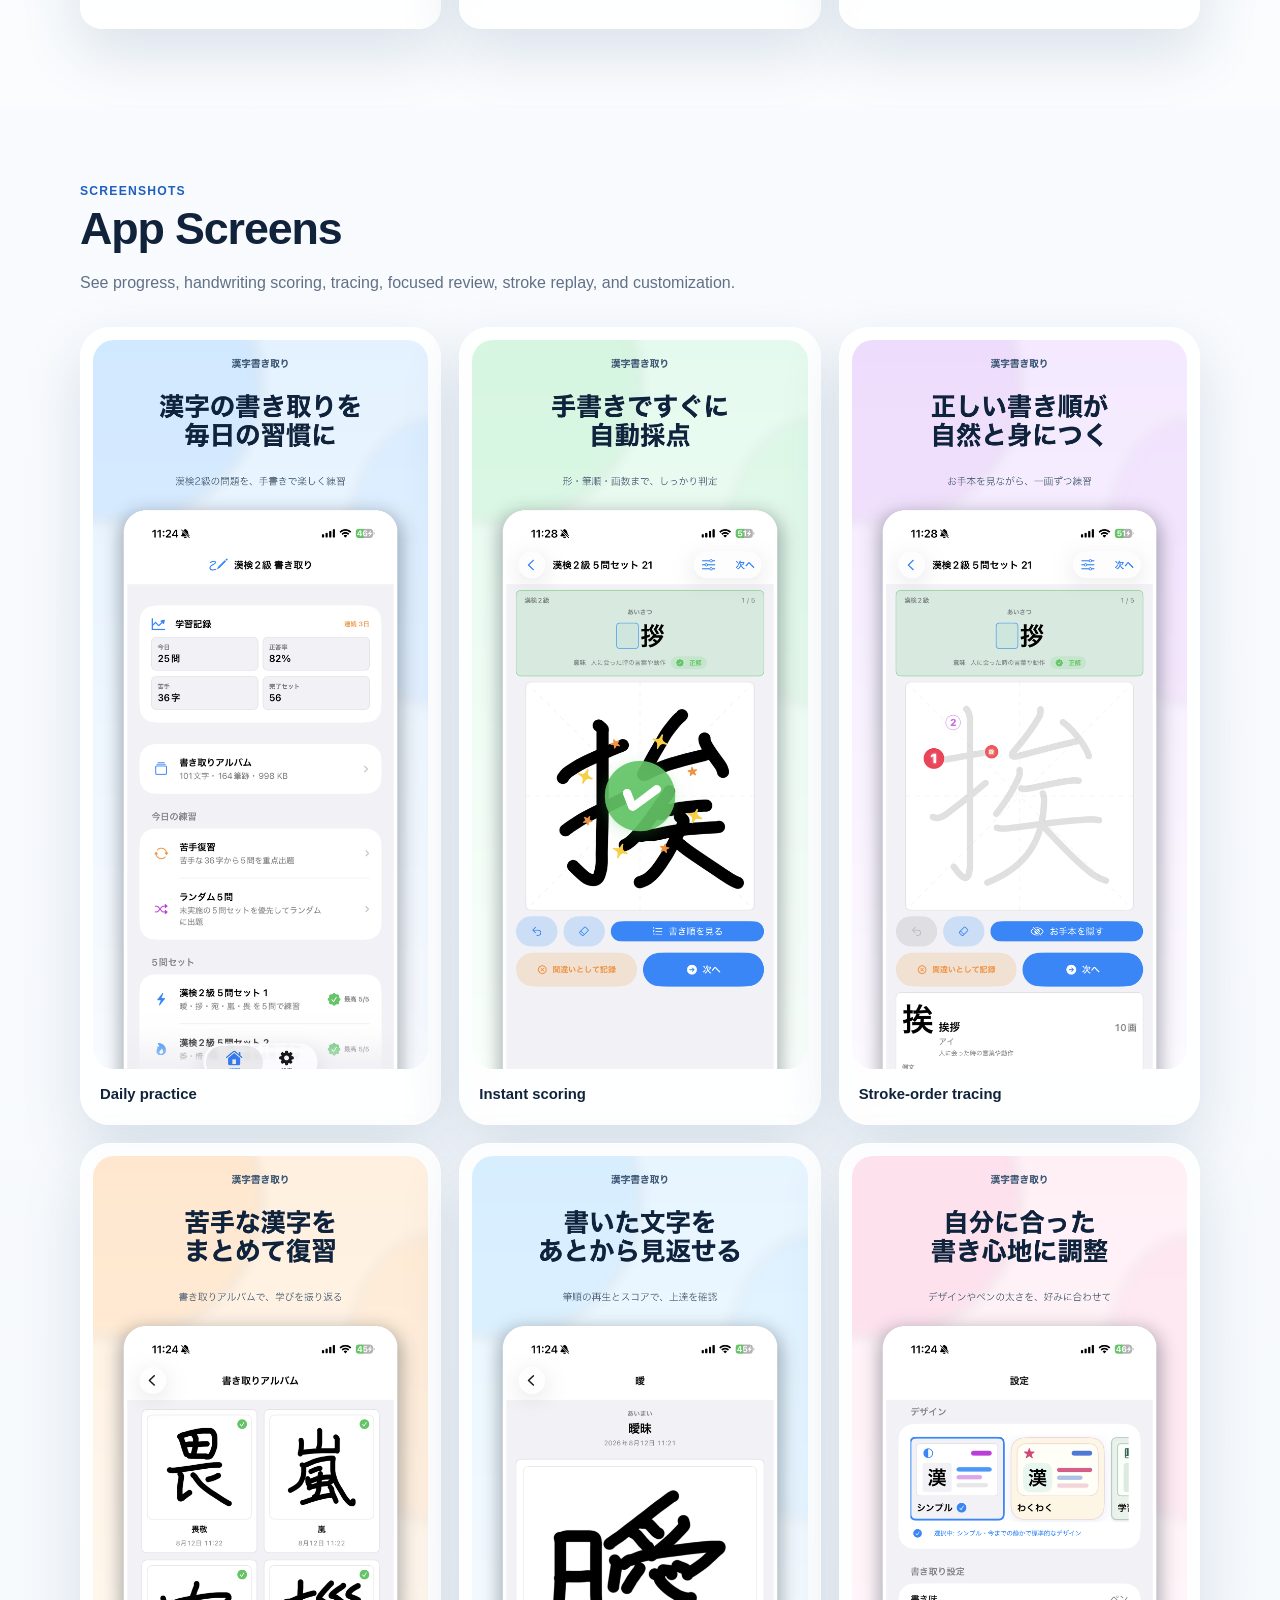
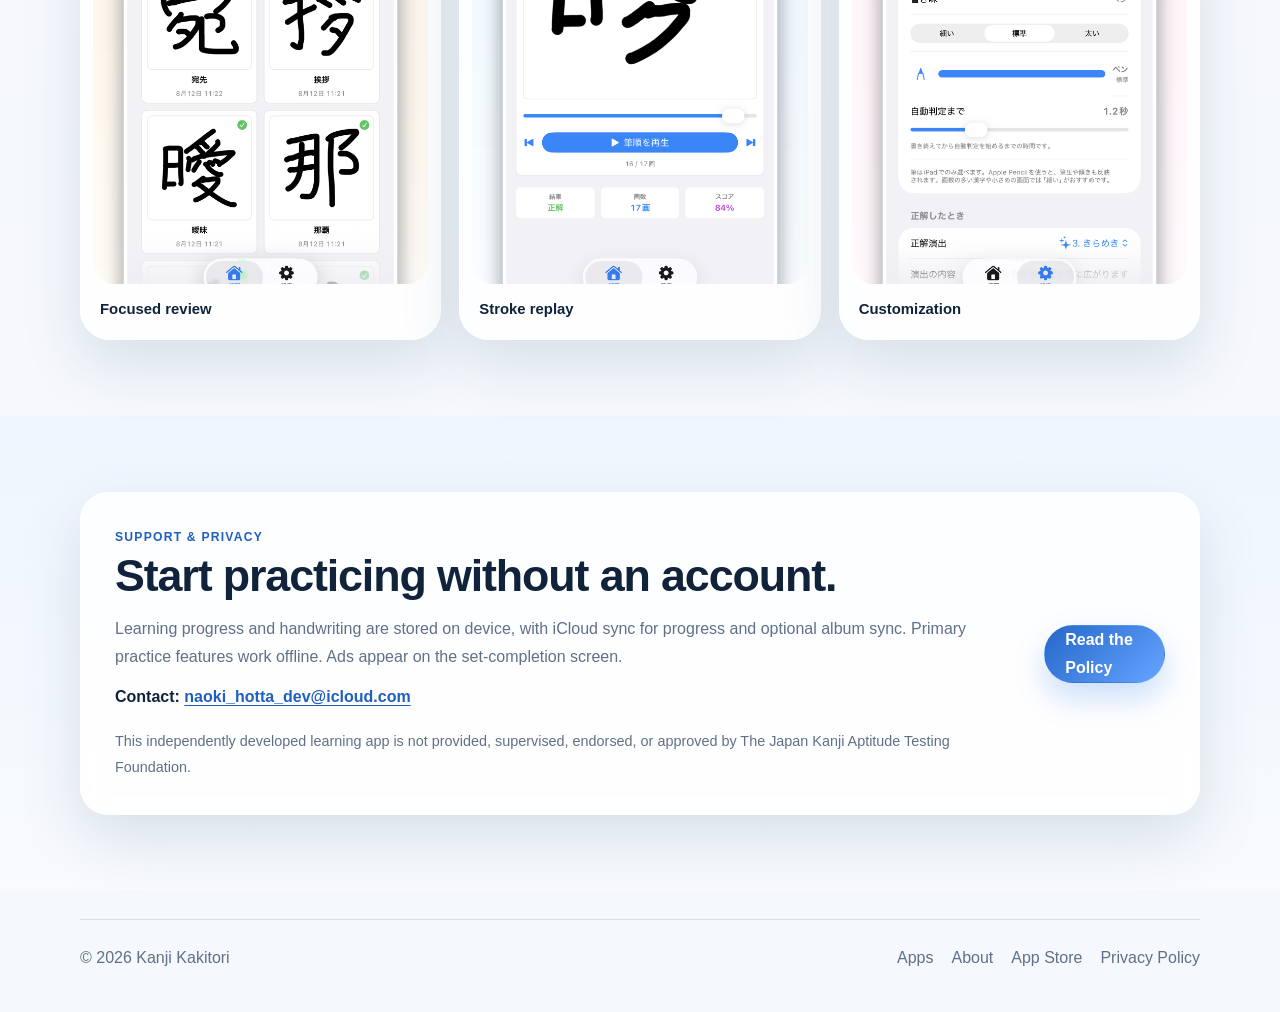
<file: KanjiKakitori/index.html>
<!DOCTYPE html>
<html lang="ja" data-language="ja">
  <head>
    <meta charset="UTF-8" />
    <meta name="viewport" content="width=device-width, initial-scale=1.0" />
    <title>漢字書き取り | 手書きで練習する漢字学習アプリ</title>
    <meta name="description" content="漢検2級相当の200字を手書きで練習。自動採点、苦手復習、なぞり練習、筆順再生に対応した学習アプリです。" />
    <link rel="icon" href="./assets/app-icon.png" />
    <link rel="stylesheet" href="../language.css" />
    <link rel="stylesheet" href="./styles.css" />
  </head>
  <body>
    <header class="site-header">
      <div class="container nav">
        <a class="brand" href="./index.html"><img src="./assets/app-icon.png" alt="" /> <span data-lang="ja">漢字書き取り</span><span data-lang="en">Kanji Kakitori</span></a>
        <nav class="nav-links" aria-label="Primary links">
          <a href="#features"><span data-lang="ja">特長</span><span data-lang="en">Features</span></a>
          <a href="#screenshots"><span data-lang="ja">画面</span><span data-lang="en">Screenshots</span></a>
          <a href="#support"><span data-lang="ja">サポート</span><span data-lang="en">Support</span></a>
          <a href="https://apps.apple.com/jp/app/%E6%BC%A2%E5%AD%97%E6%9B%B8%E3%81%8D%E5%8F%96%E3%82%8A/id6797176857">App Store</a>
          <a href="./privacy.html"><span data-lang="ja">プライバシー</span><span data-lang="en">Privacy</span></a>
        </nav>
      </div>
    </header>

    <main>
      <section class="hero">
        <div class="container hero-grid">
          <div>
            <img class="app-mark" src="./assets/app-icon.png" alt="漢字書き取りのアプリアイコン" data-alt-ja="漢字書き取りのアプリアイコン" data-alt-en="Kanji Kakitori app icon" />
            <p class="eyebrow"><span data-lang="ja">漢検2級相当を手書き練習</span><span data-lang="en">Handwriting practice for 200 kanji</span></p>
            <h1><span data-lang="ja">漢字書き取り</span><span data-lang="en">Kanji Kakitori</span></h1>
            <p class="hero-tagline" data-lang="ja">漢字は、実際に書くから身につく。</p>
            <p class="hero-tagline" data-lang="en">Kanji sticks when you write it yourself.</p>
            <p class="lead" data-lang="ja">
              日本漢字能力検定2級相当の漢字200字を、指やApple Pencilで繰り返し練習。1セット5問で、形・筆順・画数などを自動採点します。
            </p>
            <p class="lead" data-lang="en">
              Practice 200 kanji at the Kanji Kentei Level 2 equivalent using your finger or Apple Pencil. Each five-question session scores character shape, stroke order, stroke count, and more.
            </p>
            <div class="cta-row">
              <a class="button primary" href="https://apps.apple.com/jp/app/%E6%BC%A2%E5%AD%97%E6%9B%B8%E3%81%8D%E5%8F%96%E3%82%8A/id6797176857">App Store</a>
              <a class="button" href="#screenshots"><span data-lang="ja">アプリ画面を見る</span><span data-lang="en">View Screens</span></a>
              <a class="button" href="./privacy.html"><span data-lang="ja">プライバシーポリシー</span><span data-lang="en">Privacy Policy</span></a>
            </div>
          </div>
          <div class="phone-stage" aria-hidden="true">
            <figure class="phone back"><img src="./assets/04_review.png" alt="" /></figure>
            <figure class="phone front"><img src="./assets/02_instant_scoring.png" alt="" /></figure>
          </div>
        </div>
      </section>

      <section class="section alt" id="features">
        <div class="container">
          <div class="section-heading">
            <p class="eyebrow">Features</p>
            <h2 data-lang="ja">書いて、確かめて、苦手を減らす。</h2>
            <h2 data-lang="en">Write, check, and focus on what needs work.</h2>
            <p class="section-copy" data-lang="ja">すきま時間の5問から、間違えた漢字の復習、過去の筆跡の振り返りまで、手書き学習をひとつのアプリで続けられます。</p>
            <p class="section-copy" data-lang="en">Move from a quick five-question session to focused review and stroke-by-stroke playback of your past writing, all in one app.</p>
          </div>
          <div class="feature-grid">
            <article class="feature-card"><span class="feature-icon" aria-hidden="true">五</span><h3 data-lang="ja">1セット5問の手書き練習</h3><h3 data-lang="en">Five-question practice</h3><p data-lang="ja">読み・熟語・意味を手がかりに、空欄に入る漢字を一字書いて練習します。</p><p data-lang="en">Use the reading, word, and meaning as clues, then handwrite the missing character.</p></article>
            <article class="feature-card"><span class="feature-icon" aria-hidden="true">✓</span><h3 data-lang="ja">手書きをすぐに自動採点</h3><h3 data-lang="en">Instant handwriting scoring</h3><p data-lang="ja">形、筆順、画数などをもとに端末上で判定。手動で判定することもできます。</p><p data-lang="en">Evaluation runs on device using character shape, stroke order, stroke count, and other signals.</p></article>
            <article class="feature-card"><span class="feature-icon" aria-hidden="true">一</span><h3 data-lang="ja">お手本をなぞって筆順練習</h3><h3 data-lang="en">Trace the correct stroke order</h3><p data-lang="ja">答えを確認した後は、お手本を見ながら一画ずつ進めて練習できます。</p><p data-lang="en">After checking the answer, trace the model character one stroke at a time.</p></article>
            <article class="feature-card"><span class="feature-icon" aria-hidden="true">復</span><h3 data-lang="ja">苦手な漢字をまとめて復習</h3><h3 data-lang="en">Focused review</h3><p data-lang="ja">間違えた漢字は自動で記録。「苦手復習」から覚えていない文字に集中できます。</p><p data-lang="en">Missed characters are recorded automatically so you can revisit them in a dedicated review session.</p></article>
            <article class="feature-card"><span class="feature-icon" aria-hidden="true">再</span><h3 data-lang="ja">筆跡を保存して筆順を再生</h3><h3 data-lang="en">Handwriting album and replay</h3><p data-lang="ja">判定した筆跡をアルバムに保存。過去の文字を筆順ごと再生し、スコアも確認できます。</p><p data-lang="en">Keep evaluated writing in an album, replay its stroke order, and review the score later.</p></article>
            <article class="feature-card"><span class="feature-icon" aria-hidden="true">設</span><h3 data-lang="ja">書き心地とデザインを調整</h3><h3 data-lang="en">Make the experience yours</h3><p data-lang="ja">デザイン、ペンの太さ、自動判定までの時間を調整。iPadでは筆ツールとApple Pencilに対応します。</p><p data-lang="en">Adjust the theme, line width, and auto-evaluation delay. iPad also supports the brush tool and Apple Pencil.</p></article>
          </div>
        </div>
      </section>

      <section class="section" id="screenshots">
        <div class="container">
          <div class="section-heading"><p class="eyebrow">Screenshots</p><h2 data-lang="ja">アプリ画面</h2><h2 data-lang="en">App Screens</h2><p class="section-copy" data-lang="ja">学習記録、手書き採点、なぞり練習、苦手復習、筆順再生、設定画面の例です。</p><p class="section-copy" data-lang="en">See progress, handwriting scoring, tracing, focused review, stroke replay, and customization.</p></div>
          <div class="gallery">
            <figure class="shot-card"><img src="./assets/01_daily_practice.png" alt="学習記録と漢字5問セットを表示したホーム画面" data-alt-ja="学習記録と漢字5問セットを表示したホーム画面" data-alt-en="Daily practice home screen" /><figcaption><span data-lang="ja">毎日の練習</span><span data-lang="en">Daily practice</span></figcaption></figure>
            <figure class="shot-card"><img src="./assets/02_instant_scoring.png" alt="手書きした漢字に正解エフェクトが表示された自動採点画面" data-alt-ja="手書きした漢字に正解エフェクトが表示された自動採点画面" data-alt-en="Instant handwriting scoring screen" /><figcaption><span data-lang="ja">手書き自動採点</span><span data-lang="en">Instant scoring</span></figcaption></figure>
            <figure class="shot-card"><img src="./assets/03_stroke_order.png" alt="お手本の一画目をなぞる筆順練習画面" data-alt-ja="お手本の一画目をなぞる筆順練習画面" data-alt-en="Stroke-order tracing screen" /><figcaption><span data-lang="ja">筆順なぞり練習</span><span data-lang="en">Stroke-order tracing</span></figcaption></figure>
            <figure class="shot-card"><img src="./assets/04_review.png" alt="苦手な漢字の筆跡が並ぶ書き取りアルバム画面" data-alt-ja="苦手な漢字の筆跡が並ぶ書き取りアルバム画面" data-alt-en="Handwriting album for focused review" /><figcaption><span data-lang="ja">苦手な漢字を復習</span><span data-lang="en">Focused review</span></figcaption></figure>
            <figure class="shot-card"><img src="./assets/05_replay.png" alt="過去に書いた漢字の筆順を再生する画面" data-alt-ja="過去に書いた漢字の筆順を再生する画面" data-alt-en="Saved handwriting stroke replay screen" /><figcaption><span data-lang="ja">筆順をあとから再生</span><span data-lang="en">Stroke replay</span></figcaption></figure>
            <figure class="shot-card"><img src="./assets/06_customize.png" alt="デザインとペンの太さを調整する設定画面" data-alt-ja="デザインとペンの太さを調整する設定画面" data-alt-en="Theme and handwriting customization screen" /><figcaption><span data-lang="ja">書き心地をカスタマイズ</span><span data-lang="en">Customization</span></figcaption></figure>
          </div>
        </div>
      </section>

      <section class="section alt" id="support">
        <div class="container support-row">
          <div><p class="eyebrow">Support &amp; Privacy</p><h2 data-lang="ja">アカウント登録なしで始められます。</h2><h2 data-lang="en">Start practicing without an account.</h2><p class="section-copy" data-lang="ja">学習記録と筆跡は端末内に保存します。学習記録のiCloud同期と、設定で選べるアルバム同期に対応しています。主な練習機能はオフラインでも利用でき、セット完了画面には広告が表示されます。</p><p class="section-copy" data-lang="en">Learning progress and handwriting are stored on device, with iCloud sync for progress and optional album sync. Primary practice features work offline. Ads appear on the set-completion screen.</p><p class="contact-line"><span data-lang="ja">お問い合わせ:</span><span data-lang="en">Contact:</span> <a href="mailto:naoki_hotta_dev@icloud.com">naoki_hotta_dev@icloud.com</a></p><p class="disclaimer" data-lang="ja">本アプリは個人制作の非公式学習アプリであり、公益財団法人 日本漢字能力検定協会が提供、監修、推奨するものではありません。「漢検」「漢字検定」は同協会の登録商標です。</p><p class="disclaimer" data-lang="en">This independently developed learning app is not provided, supervised, endorsed, or approved by The Japan Kanji Aptitude Testing Foundation.</p></div>
          <a class="button primary" href="./privacy.html"><span data-lang="ja">ポリシーを読む</span><span data-lang="en">Read the Policy</span></a>
        </div>
      </section>
    </main>

    <footer class="site-footer"><div class="container footer-row"><p>© 2026 <span data-lang="ja">漢字書き取り</span><span data-lang="en">Kanji Kakitori</span></p><div class="footer-links"><a href="../index.html">Apps</a><a href="./index.html"><span data-lang="ja">紹介ページ</span><span data-lang="en">About</span></a><a href="https://apps.apple.com/jp/app/%E6%BC%A2%E5%AD%97%E6%9B%B8%E3%81%8D%E5%8F%96%E3%82%8A/id6797176857">App Store</a><a href="./privacy.html"><span data-lang="ja">プライバシーポリシー</span><span data-lang="en">Privacy Policy</span></a></div></div></footer>
    <script src="../language.js"></script>
  </body>
</html>
</file>
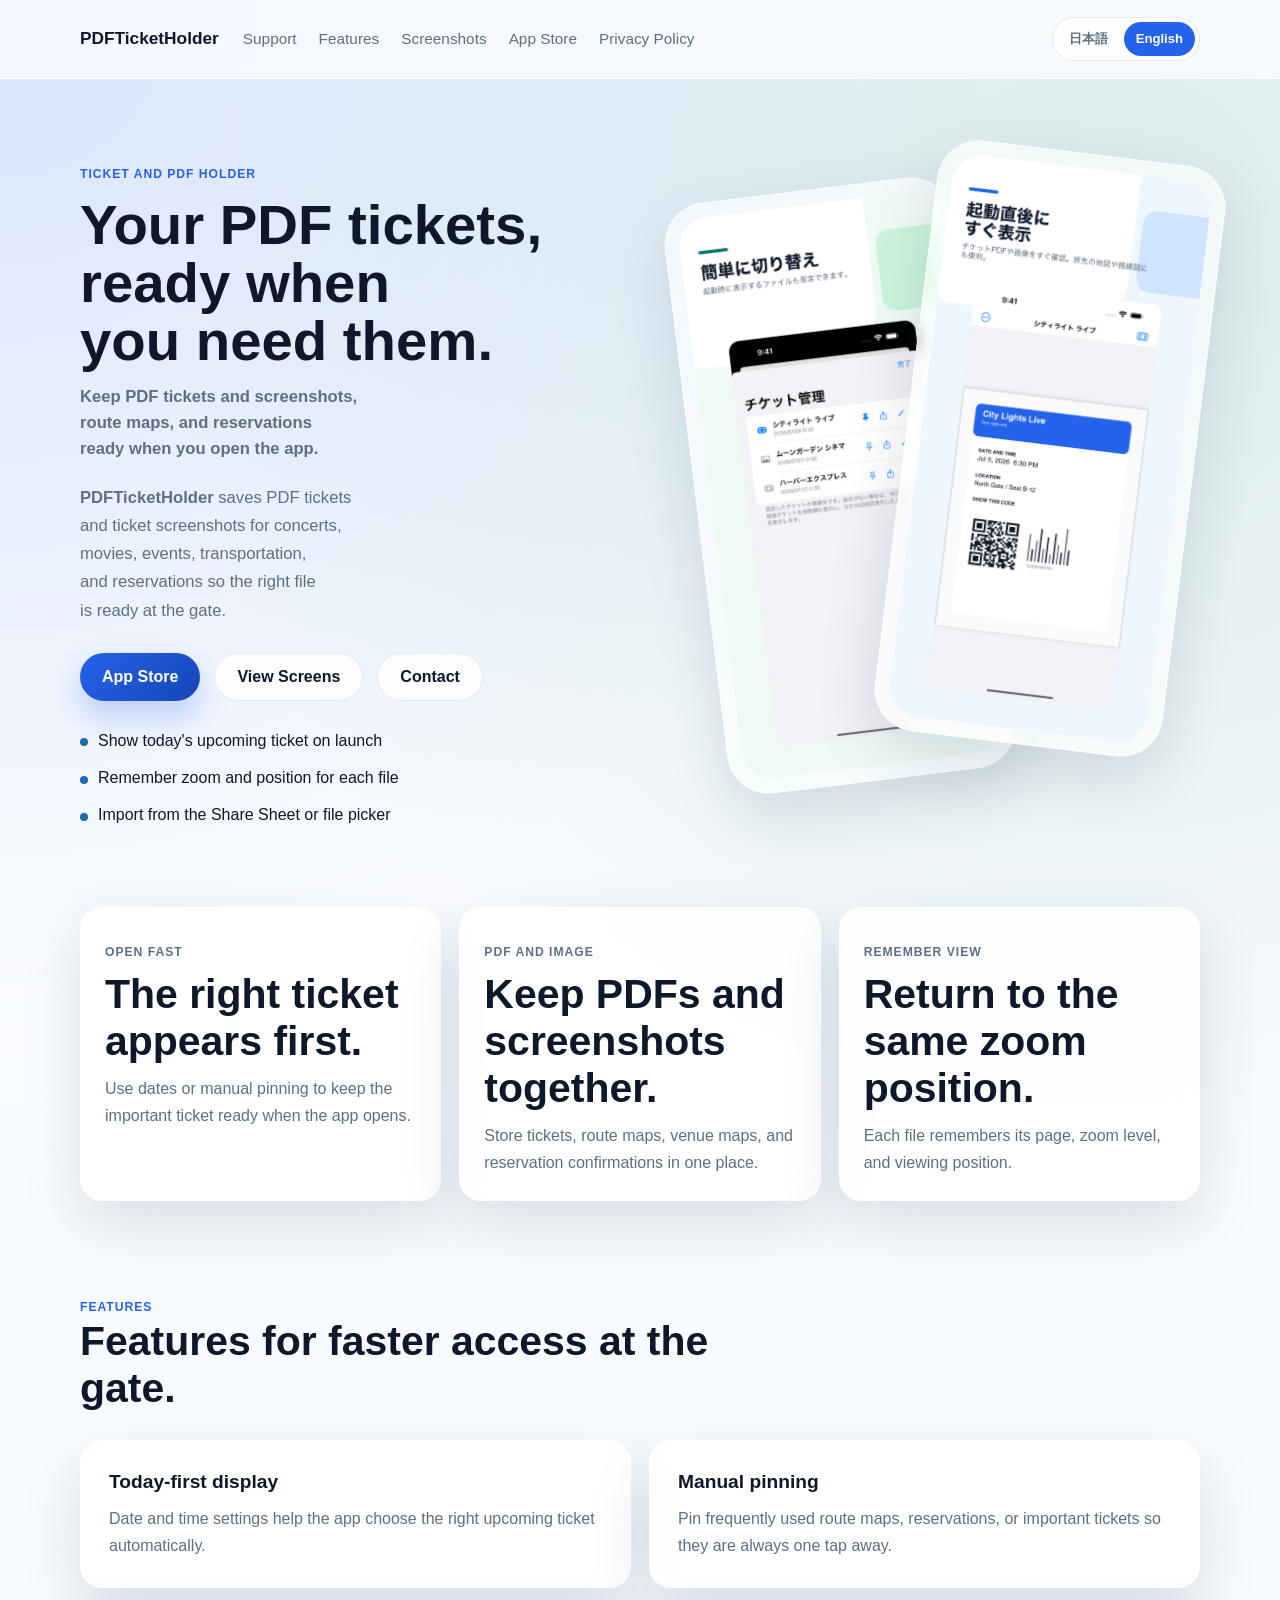
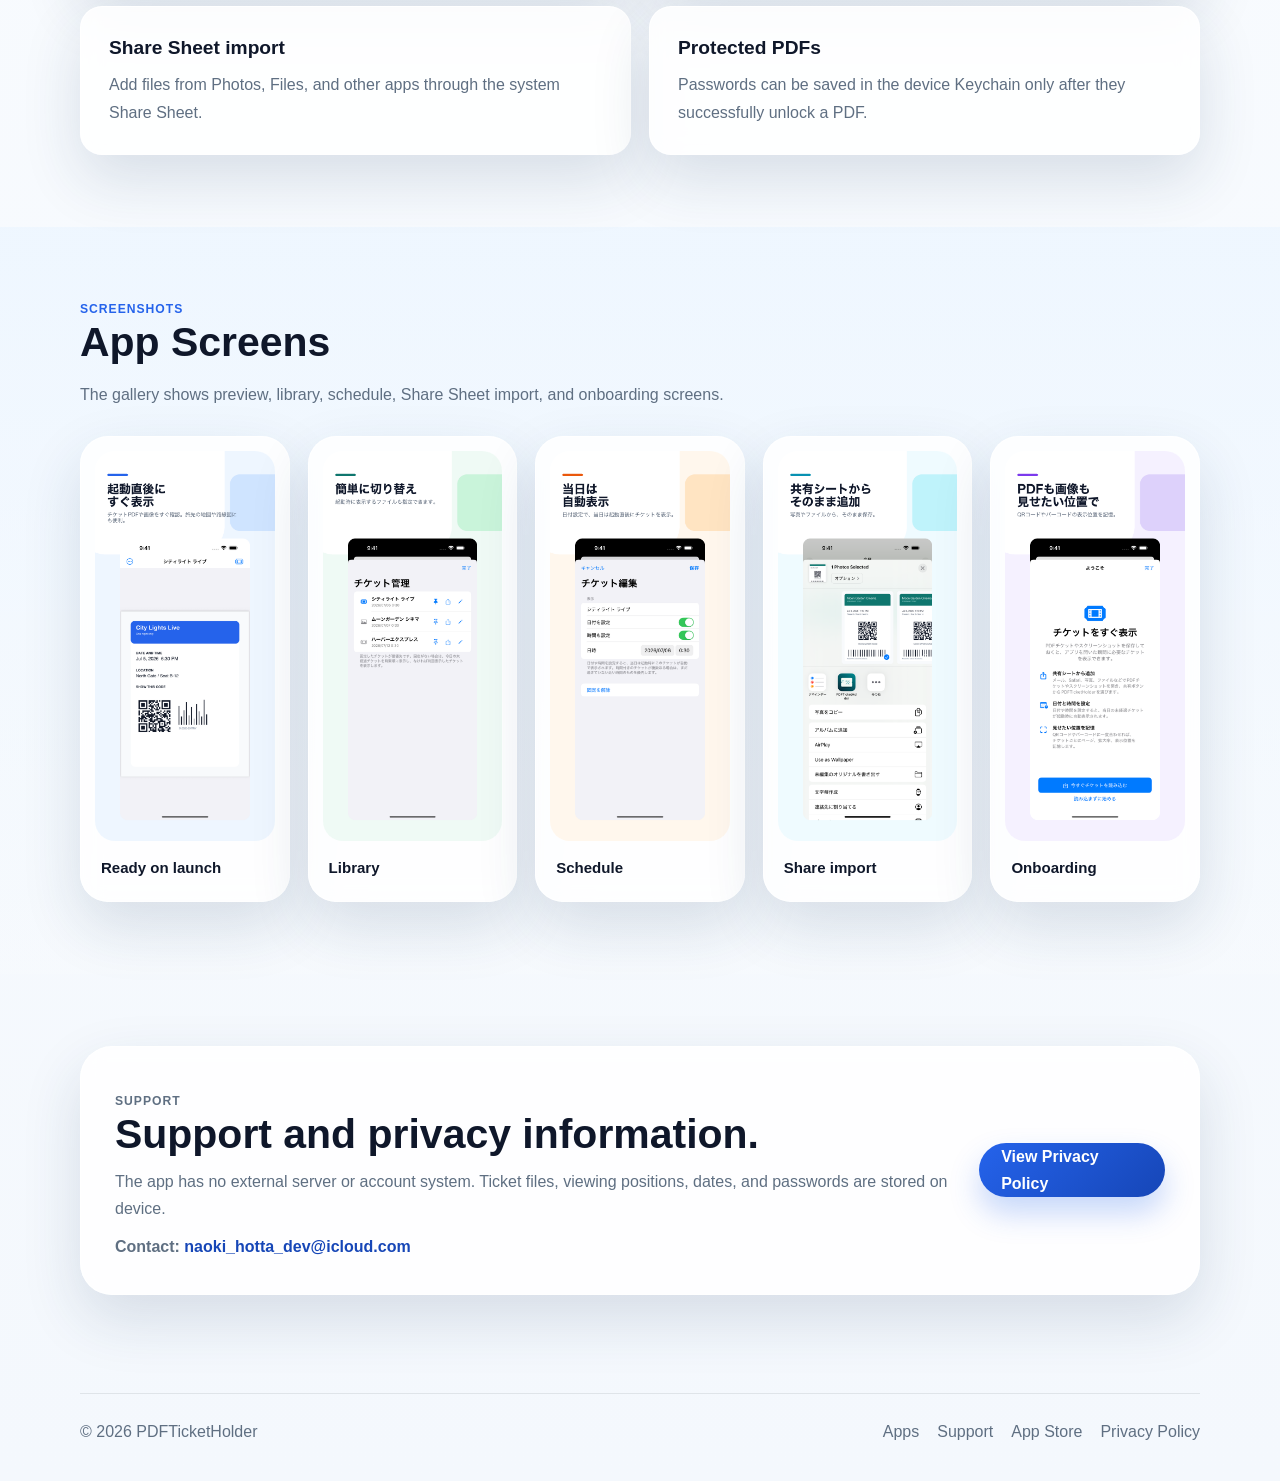
<file: PDFTicketHolder/index.html>
<!DOCTYPE html>
<html lang="ja" data-language="ja">
  <head>
    <meta charset="UTF-8" />
    <meta name="viewport" content="width=device-width, initial-scale=1.0" />
    <title>PDFTicketHolder | PDFチケットをすぐ表示</title>
    <meta
      name="description"
      content="PDFTicketHolderは、PDFチケットやチケット画像を保存して、当日に必要なチケットを起動直後に表示できるiPhone/iPadアプリです。"
    />
    <link rel="stylesheet" href="./styles.css" />
    <link rel="stylesheet" href="../language.css" />
  </head>
  <body>
    <header class="site-header">
      <div class="container nav">
        <a class="brand" href="./index.html">PDFTicketHolder</a>
        <nav class="nav-links" aria-label="Primary links">
          <a href="./index.html" aria-current="page">
            <span data-lang="ja">サポート</span>
            <span data-lang="en">Support</span>
          </a>
          <a href="#features">
            <span data-lang="ja">特長</span>
            <span data-lang="en">Features</span>
          </a>
          <a href="#screenshots">
            <span data-lang="ja">スクリーンショット</span>
            <span data-lang="en">Screenshots</span>
          </a>
          <a href="https://apps.apple.com/jp/app/%E3%82%B5%E3%83%83%E3%81%A8pdf/id6787268098">App Store</a>
          <a href="./privacy.html">
            <span data-lang="ja">プライバシーポリシー</span>
            <span data-lang="en">Privacy Policy</span>
          </a>
        </nav>
        <div class="language-switch" aria-label="Language">
          <button type="button" data-language-button="ja">日本語</button>
          <button type="button" data-language-button="en">English</button>
        </div>
      </div>
    </header>

    <main>
      <section class="hero">
        <div class="container hero-grid">
          <div class="hero-copy">
            <p class="eyebrow" data-lang="ja">チケットとPDFのホルダー</p>
            <p class="eyebrow" data-lang="en">Ticket and PDF Holder</p>
            <h1 data-lang="ja">
              <span class="hero-line">チケットPDFを、</span>
              <span class="hero-line">見せたい瞬間に</span>
              <span class="hero-line">すぐ表示。</span>
            </h1>
            <h1 data-lang="en">
              <span class="hero-line">Your PDF tickets,</span>
              <span class="hero-line">ready when</span>
              <span class="hero-line">you need them.</span>
            </h1>
            <p class="hero-subtitle" data-lang="ja">
              <span class="copy-line">PDFチケット、スクリーンショット、</span>
              <span class="copy-line">路線図、予約控えを、</span>
              <span class="copy-line">アプリ起動時にすぐ開ける状態で保存できます。</span>
            </p>
            <p class="hero-subtitle" data-lang="en">
              <span class="copy-line">Keep PDF tickets and screenshots,</span>
              <span class="copy-line">route maps, and reservations</span>
              <span class="copy-line">ready when you open the app.</span>
            </p>
            <p class="lead" data-lang="ja">
              <span class="copy-line"><strong>PDFTicketHolder</strong> は、</span>
              <span class="copy-line">ライブ、映画、イベント、</span>
              <span class="copy-line">交通機関などのPDFチケットや</span>
              <span class="copy-line">スクリーンショットを、</span>
              <span class="copy-line">すぐ見せられる状態で</span>
              <span class="copy-line">保存しておくためのアプリです。</span>
            </p>
            <p class="lead" data-lang="en">
              <span class="copy-line"><strong>PDFTicketHolder</strong> saves PDF tickets</span>
              <span class="copy-line">and ticket screenshots for concerts,</span>
              <span class="copy-line">movies, events, transportation,</span>
              <span class="copy-line">and reservations so the right file</span>
              <span class="copy-line">is ready at the gate.</span>
            </p>
            <div class="cta-row">
              <a class="button primary" href="https://apps.apple.com/jp/app/%E3%82%B5%E3%83%83%E3%81%A8pdf/id6787268098">App Store</a>
              <a class="button secondary" href="#screenshots">
                <span data-lang="ja">画面を見る</span>
                <span data-lang="en">View Screens</span>
              </a>
              <a class="button secondary" href="mailto:naoki_hotta_dev@icloud.com">
                <span data-lang="ja">お問い合わせ</span>
                <span data-lang="en">Contact</span>
              </a>
            </div>

            <ul class="quick-points">
              <li>
                <span data-lang="ja">当日の未経過チケットを起動時に自動表示</span>
                <span data-lang="en">Show today's upcoming ticket on launch</span>
              </li>
              <li>
                <span data-lang="ja">PDFと画像の表示位置を記憶</span>
                <span data-lang="en">Remember zoom and position for each file</span>
              </li>
              <li>
                <span data-lang="ja">共有シートやファイル選択から追加</span>
                <span data-lang="en">Import from the Share Sheet or file picker</span>
              </li>
            </ul>
          </div>

          <div class="hero-visual" aria-hidden="true">
            <div class="phone-stack">
              <figure class="phone-card phone-card-back">
                <img src="./assets/library.png" alt="" />
              </figure>
              <figure class="phone-card phone-card-front">
                <img src="./assets/preview.png" alt="" />
              </figure>
            </div>
          </div>
        </div>
      </section>

      <section class="feature-strip">
        <div class="container feature-strip-grid">
          <article>
            <p class="feature-label" data-lang="ja">すぐ開く</p>
            <p class="feature-label" data-lang="en">Open Fast</p>
            <h2 data-lang="ja">起動直後に必要なチケットへ</h2>
            <h2 data-lang="en">The right ticket appears first.</h2>
            <p data-lang="ja">
              日付を設定したチケットは、当日の未経過チケットとして起動時に表示できます。重要なファイルは手動で固定できます。
            </p>
            <p data-lang="en">
              Use dates or manual pinning to keep the important ticket ready when the app opens.
            </p>
          </article>
          <article>
            <p class="feature-label" data-lang="ja">PDFと画像</p>
            <p class="feature-label" data-lang="en">PDF and Image</p>
            <h2 data-lang="ja">PDFも画像もまとめて保存</h2>
            <h2 data-lang="en">Keep PDFs and screenshots together.</h2>
            <p data-lang="ja">
              電子チケット、路線図、会場案内、予約控えなど、移動中によく見るPDFや画像を同じ場所で管理できます。
            </p>
            <p data-lang="en">
              Store tickets, route maps, venue maps, and reservation confirmations in one place.
            </p>
          </article>
          <article>
            <p class="feature-label" data-lang="ja">表示位置を記憶</p>
            <p class="feature-label" data-lang="en">Remember View</p>
            <h2 data-lang="ja">QRコードの位置を記憶</h2>
            <h2 data-lang="en">Return to the same zoom position.</h2>
            <p data-lang="ja">
              QRコードやバーコードに一度合わせておけば、次回から同じ表示位置を開けます。
            </p>
            <p data-lang="en">
              Each file remembers its page, zoom level, and viewing position.
            </p>
          </article>
        </div>
      </section>

      <section class="section" id="features">
        <div class="container">
          <div class="section-heading">
            <p class="eyebrow" data-lang="ja">特長</p>
            <p class="eyebrow" data-lang="en">Features</p>
            <h2 data-lang="ja">チケットを探す時間を短くするための機能</h2>
            <h2 data-lang="en">Features for faster access at the gate.</h2>
          </div>

          <div class="feature-grid">
            <article class="feature-card">
              <h3 data-lang="ja">当日のチケットを自動表示</h3>
              <h3 data-lang="en">Today-first display</h3>
              <p data-lang="ja">
                チケットの日付と時間を設定すると、アプリ起動時に当日の未経過チケットを優先して表示します。
              </p>
              <p data-lang="en">
                Date and time settings help the app choose the right upcoming ticket automatically.
              </p>
            </article>
            <article class="feature-card">
              <h3 data-lang="ja">手動固定にも対応</h3>
              <h3 data-lang="en">Manual pinning</h3>
              <p data-lang="ja">
                何度も見たい路線図や予約控え、特に重要なチケットは手動で固定し、起動時に開けます。
              </p>
              <p data-lang="en">
                Pin frequently used route maps, reservations, or important tickets so they are always one tap away.
              </p>
            </article>
            <article class="feature-card">
              <h3 data-lang="ja">共有シートから追加</h3>
              <h3 data-lang="en">Share Sheet import</h3>
              <p data-lang="ja">
                写真、ファイル、他のアプリから共有シート経由でPDFTicketHolderへ保存できます。
              </p>
              <p data-lang="en">
                Add files from Photos, Files, and other apps through the system Share Sheet.
              </p>
            </article>
            <article class="feature-card">
              <h3 data-lang="ja">パスワード付きPDFを表示</h3>
              <h3 data-lang="en">Protected PDFs</h3>
              <p data-lang="ja">
                パスワード付きPDFに対応し、正常に開けたパスワードは端末のKeychainに保存できます。
              </p>
              <p data-lang="en">
                Passwords can be saved in the device Keychain only after they successfully unlock a PDF.
              </p>
            </article>
          </div>
        </div>
      </section>

      <section class="section alt" id="screenshots">
        <div class="container">
          <div class="section-heading">
            <p class="eyebrow" data-lang="ja">スクリーンショット</p>
            <p class="eyebrow" data-lang="en">Screenshots</p>
            <h2 data-lang="ja">アプリ画面</h2>
            <h2 data-lang="en">App Screens</h2>
            <p class="section-copy" data-lang="ja">
              PDFチケット表示、ライブラリ、日付設定、共有シートからの追加、初回ガイドの画面です。
            </p>
            <p class="section-copy" data-lang="en">
              The gallery shows preview, library, schedule, Share Sheet import, and onboarding screens.
            </p>
          </div>

          <div class="gallery">
            <figure class="shot-card">
              <img src="./assets/preview.png" alt="起動直後にPDFチケットを表示しているPDFTicketHolderの画面" />
              <figcaption>
                <span data-lang="ja">すぐ表示</span>
                <span data-lang="en">Ready on launch</span>
              </figcaption>
            </figure>
            <figure class="shot-card">
              <img src="./assets/library.png" alt="保存したPDFや画像チケットを一覧表示している画面" />
              <figcaption>
                <span data-lang="ja">ライブラリ</span>
                <span data-lang="en">Library</span>
              </figcaption>
            </figure>
            <figure class="shot-card">
              <img src="./assets/schedule.png" alt="チケットの日付と時間を編集している画面" />
              <figcaption>
                <span data-lang="ja">日付設定</span>
                <span data-lang="en">Schedule</span>
              </figcaption>
            </figure>
            <figure class="shot-card">
              <img src="./assets/share-add.png" alt="共有シートからPDFTicketHolderへ追加する画面" />
              <figcaption>
                <span data-lang="ja">共有から追加</span>
                <span data-lang="en">Share import</span>
              </figcaption>
            </figure>
            <figure class="shot-card">
              <img src="./assets/onboarding.png" alt="PDFや画像チケットの使い方を案内する初回画面" />
              <figcaption>
                <span data-lang="ja">初回ガイド</span>
                <span data-lang="en">Onboarding</span>
              </figcaption>
            </figure>
          </div>
        </div>
      </section>

      <section class="section">
        <div class="container callout">
          <div>
            <p class="eyebrow" data-lang="ja">サポート</p>
            <p class="eyebrow" data-lang="en">Support</p>
            <h2 data-lang="ja">サポートとプライバシー情報</h2>
            <h2 data-lang="en">Support and privacy information.</h2>
            <p data-lang="ja">
              本アプリは外部サーバーやアカウント機能を使用しません。チケットファイル、表示位置、日付、パスワードは端末内に保存されます。
            </p>
            <p data-lang="en">
              The app has no external server or account system. Ticket files, viewing positions, dates, and passwords
              are stored on device.
            </p>
            <p class="contact-line">
              <span data-lang="ja">お問い合わせ: </span>
              <span data-lang="en">Contact: </span>
              <a href="mailto:naoki_hotta_dev@icloud.com">naoki_hotta_dev@icloud.com</a>
            </p>
          </div>
          <a class="button primary" href="./privacy.html">
            <span data-lang="ja">プライバシーポリシーを見る</span>
            <span data-lang="en">View Privacy Policy</span>
          </a>
        </div>
      </section>
    </main>

    <footer class="site-footer">
      <div class="container footer-row">
        <p>© 2026 PDFTicketHolder</p>
        <div class="footer-links">
          <a href="../index.html">Apps</a>
          <a href="./index.html">
            <span data-lang="ja">サポート</span>
            <span data-lang="en">Support</span>
          </a>
          <a href="https://apps.apple.com/jp/app/%E3%82%B5%E3%83%83%E3%81%A8pdf/id6787268098">App Store</a>
          <a href="./privacy.html">
            <span data-lang="ja">プライバシーポリシー</span>
            <span data-lang="en">Privacy Policy</span>
          </a>
        </div>
      </div>
    </footer>
    <script src="../language.js"></script>
  </body>
</html>
</file>
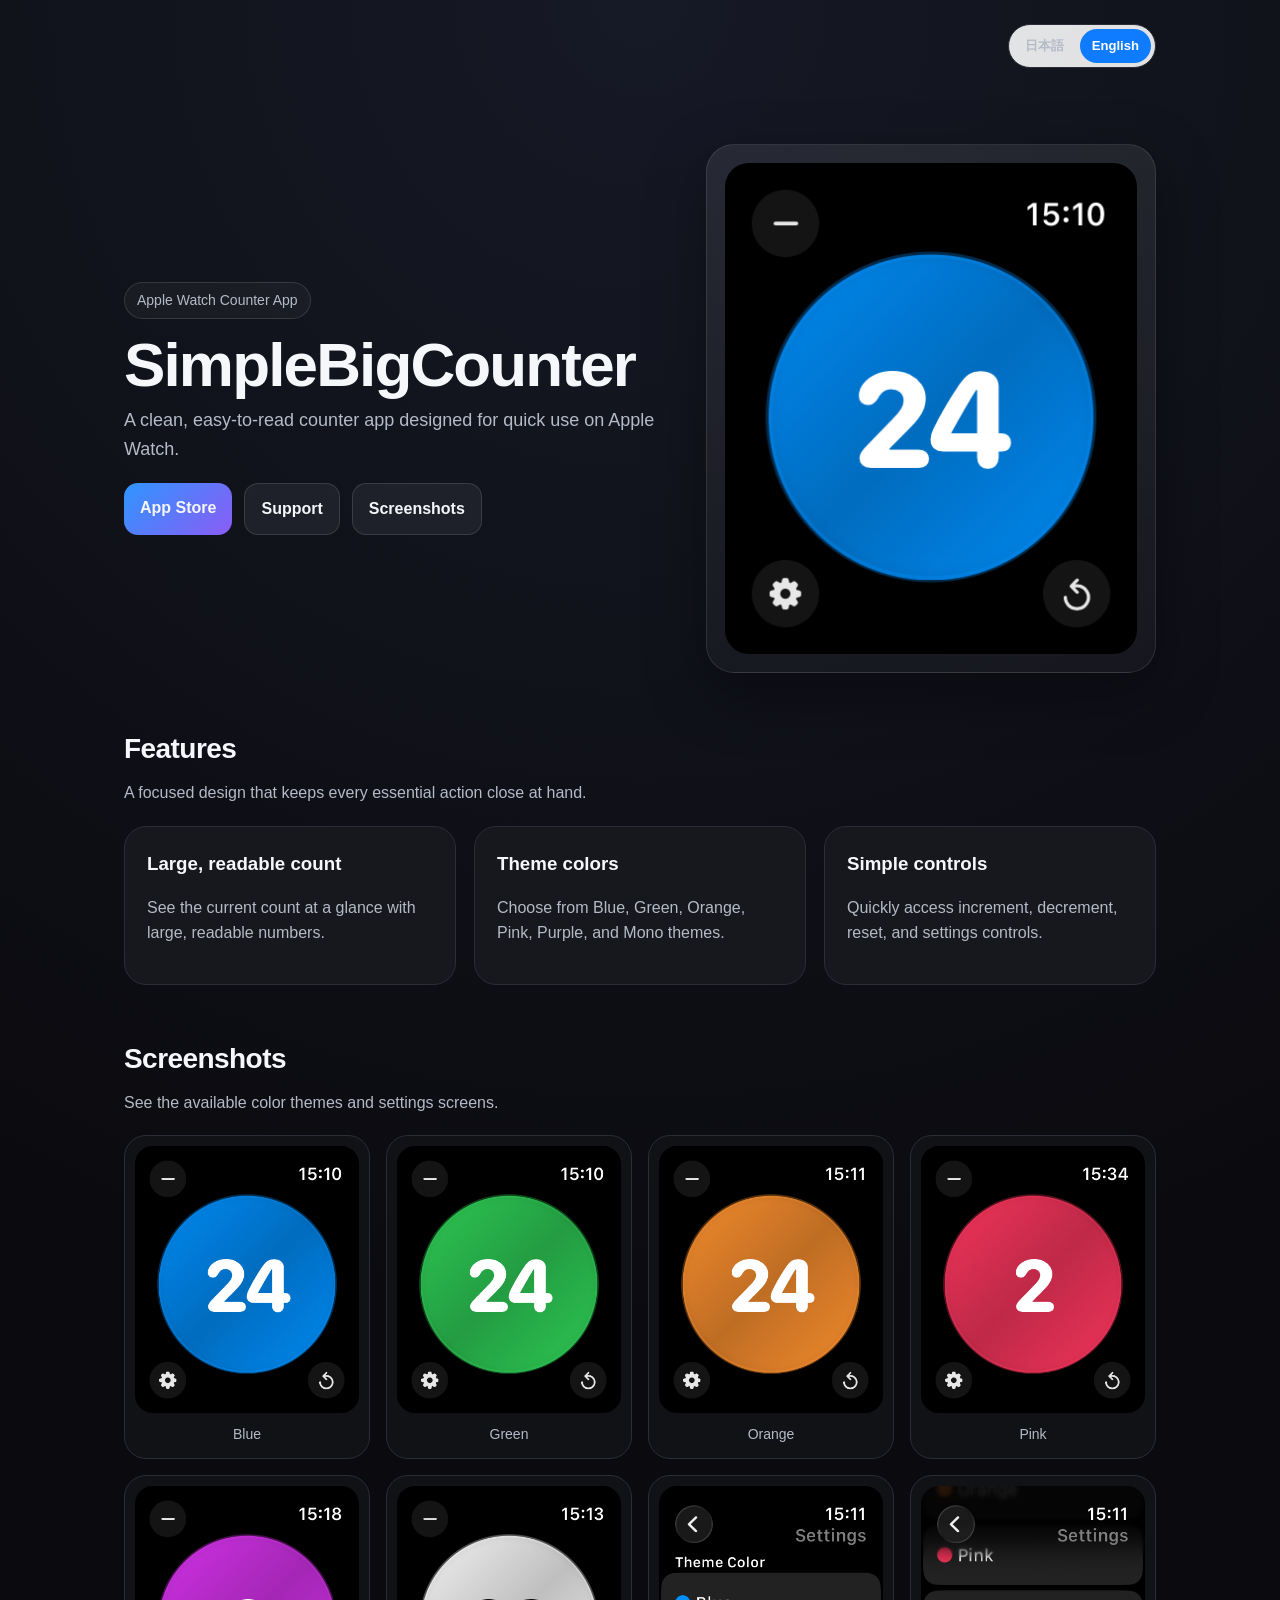
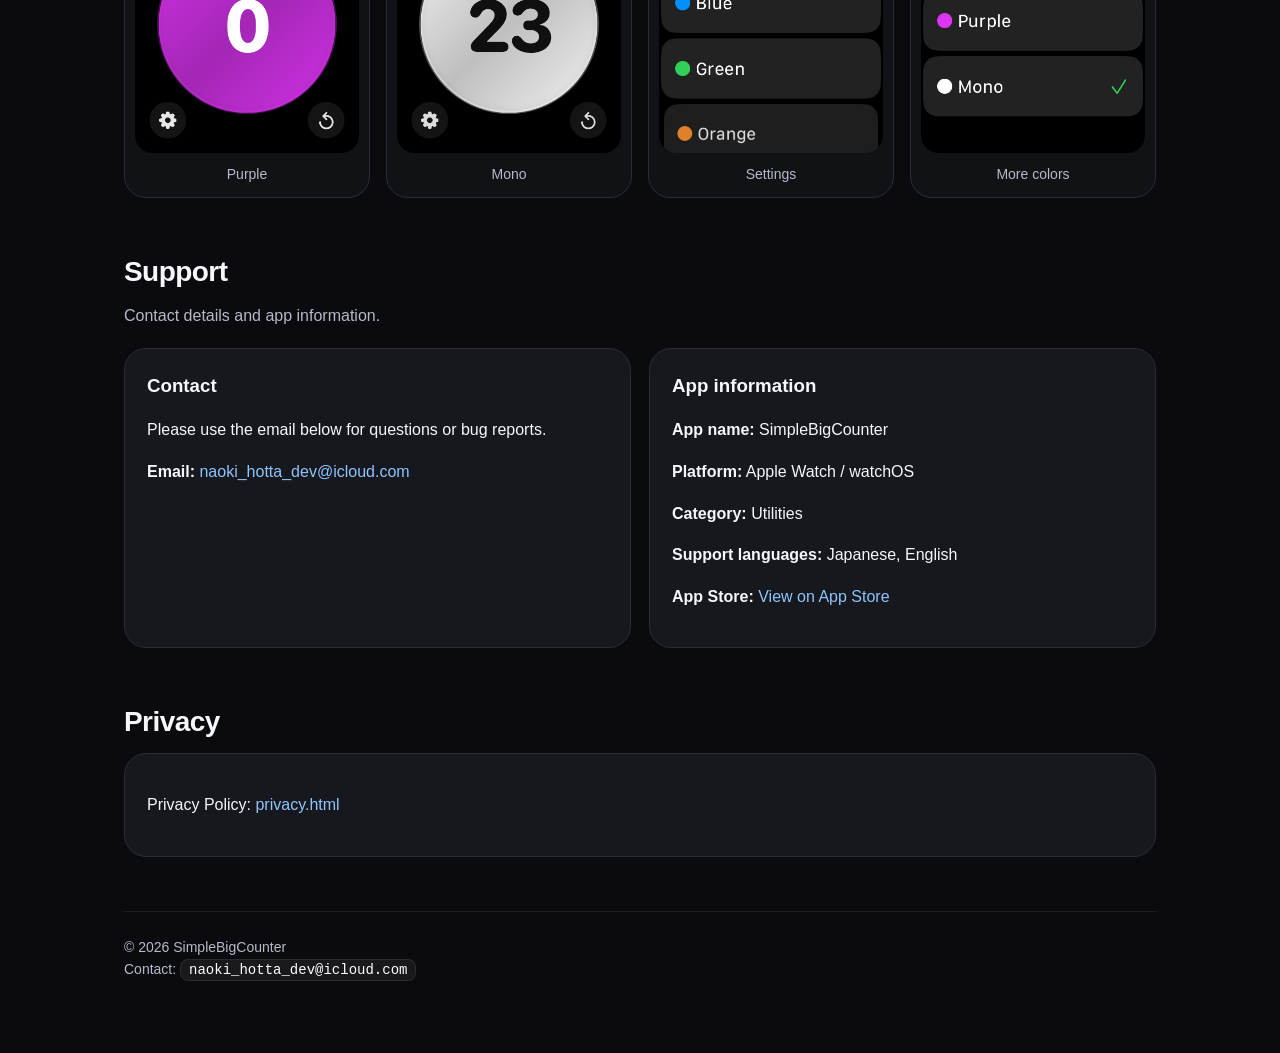
<file: SimpleBigCounter/index.html>
<!DOCTYPE html>
<html lang="ja">
<head>
  <meta charset="UTF-8" />
  <meta name="viewport" content="width=device-width, initial-scale=1.0" />
  <title>SimpleBigCounter for Apple Watch</title>
  <meta name="description" content="SimpleBigCounter is a simple and easy-to-read counter app for Apple Watch." />
  <link rel="stylesheet" href="../language.css" />
  <style>
    :root {
      --bg: #0b0b0f;
      --card: #17181d;
      --line: #2a2d35;
      --text: #f5f7fb;
      --muted: #b4bac7;
      --accent: #2f95ff;
      --accent2: #8b5cf6;
      --max: 1080px;
    }
    * { box-sizing: border-box; }
    body {
      margin: 0;
      font-family: -apple-system, BlinkMacSystemFont, "Segoe UI", Roboto, Helvetica, Arial, sans-serif;
      background: radial-gradient(circle at top, #161926 0%, var(--bg) 48%);
      color: var(--text);
      line-height: 1.6;
    }
    a { color: #8ec5ff; text-decoration: none; }
    a:hover { text-decoration: underline; }
    .wrap { max-width: var(--max); margin: 0 auto; padding: 24px; }
    .hero {
      display: grid;
      grid-template-columns: 1.1fr 0.9fr;
      gap: 32px;
      align-items: center;
      padding: 52px 0 28px;
    }
    .badge {
      display: inline-block;
      padding: 6px 12px;
      border: 1px solid rgba(255,255,255,.12);
      border-radius: 999px;
      color: var(--muted);
      font-size: 14px;
      margin-bottom: 14px;
      background: rgba(255,255,255,.04);
    }
    h1 {
      margin: 0 0 10px;
      font-size: clamp(38px, 6vw, 62px);
      line-height: 1.02;
      letter-spacing: -0.03em;
    }
    .lead {
      font-size: 18px;
      color: var(--muted);
      max-width: 60ch;
      margin: 0 0 20px;
    }
    .cta-row { display: flex; gap: 12px; flex-wrap: wrap; margin-top: 18px; }
    .btn {
      display: inline-block;
      padding: 12px 16px;
      border-radius: 14px;
      border: 1px solid rgba(255,255,255,.12);
      background: #1e2129;
      color: var(--text);
      font-weight: 600;
    }
    .btn.primary {
      background: linear-gradient(135deg, var(--accent), var(--accent2));
      border: none;
    }
    .hero-card {
      background: linear-gradient(180deg, rgba(255,255,255,.08), rgba(255,255,255,.03));
      border: 1px solid rgba(255,255,255,.10);
      border-radius: 28px;
      padding: 18px;
      box-shadow: 0 20px 60px rgba(0,0,0,.35);
    }
    .hero-card img {
      width: 100%;
      height: auto;
      display: block;
      border-radius: 24px;
      background: #000;
    }
    section { padding: 26px 0; }
    h2 {
      font-size: 28px;
      margin: 0 0 8px;
      letter-spacing: -0.02em;
    }
    .section-lead { color: var(--muted); margin: 0 0 20px; }
    .grid3 {
      display: grid;
      grid-template-columns: repeat(3, 1fr);
      gap: 18px;
    }
    .card {
      background: var(--card);
      border: 1px solid var(--line);
      border-radius: 22px;
      padding: 22px;
    }
    .card h3 { margin-top: 0; margin-bottom: 8px; }
    .muted { color: var(--muted); }
    .shots {
      display: grid;
      grid-template-columns: repeat(4, 1fr);
      gap: 16px;
    }
    figure {
      margin: 0;
      background: #101216;
      border: 1px solid var(--line);
      border-radius: 22px;
      padding: 10px;
    }
    figure img {
      width: 100%;
      height: auto;
      border-radius: 18px;
      display: block;
      background: #000;
    }
    figcaption {
      font-size: 14px;
      color: var(--muted);
      padding: 10px 6px 2px;
      text-align: center;
    }
    .support {
      display: grid;
      grid-template-columns: 1fr 1fr;
      gap: 18px;
    }
    footer {
      border-top: 1px solid rgba(255,255,255,.08);
      margin-top: 28px;
      padding: 24px 0 48px;
      color: var(--muted);
      font-size: 14px;
    }
    code.inline {
      background: rgba(255,255,255,.06);
      padding: 2px 8px;
      border-radius: 8px;
      border: 1px solid rgba(255,255,255,.08);
      font-family: ui-monospace, SFMono-Regular, Menlo, monospace;
      color: #fff;
    }
    @media (max-width: 920px) {
      .hero, .support, .grid3 { grid-template-columns: 1fr; }
      .shots { grid-template-columns: repeat(2, 1fr); }
    }
    @media (max-width: 560px) {
      .wrap { padding: 18px; }
      .shots { grid-template-columns: 1fr; }
      .cta-row { flex-direction: column; }
      .btn { text-align: center; }
    }
  </style>
</head>
<body>
  <div class="wrap">
    <section class="hero">
      <div>
        <div class="badge" data-i18n="counter.badge">Apple Watch Counter App</div>
        <h1>SimpleBigCounter</h1>
        <p class="lead">
          <span data-lang="ja">Apple Watchで素早く見やすく数えられる、シンプルなカウンターアプリです。</span>
          <span data-lang="en">A clean, easy-to-read counter app designed for quick use on Apple Watch.</span>
        </p>
        <div class="cta-row">
          <a class="btn primary" href="https://apps.apple.com/us/app/%E3%82%B7%E3%83%B3%E3%83%97%E3%83%ABbig%E3%82%AB%E3%82%A6%E3%83%B3%E3%82%BF%E3%83%BC/id6757970541">App Store</a>
          <a class="btn" href="#support" data-i18n="counter.support.title">Support</a>
          <a class="btn" href="#screenshots" data-i18n="counter.screens.title">Screenshots</a>
        </div>
      </div>
      <div class="hero-card">
        <img src="assets/blue.png" alt="SimpleBigCounter blue theme screenshot" data-alt-ja="SimpleBigCounterのブルーテーマ画面" />
      </div>
    </section>

    <section>
      <h2 data-i18n="counter.features.title">Features</h2>
      <p class="section-lead" data-i18n="counter.features.lead">最小限の操作で、必要なことだけをすぐ使える構成です。</p>
      <div class="grid3">
        <div class="card">
          <h3 data-i18n="counter.large.title">Large, readable count</h3>
          <p class="muted" data-i18n="counter.large.copy">大きな数字表示で、ひと目で現在のカウントを確認できます。</p>
        </div>
        <div class="card">
          <h3 data-i18n="counter.colors.title">Theme colors</h3>
          <p class="muted" data-i18n="counter.colors.copy">Blue / Green / Orange / Pink / Purple / Mono から好きな表示色を選べます。</p>
        </div>
        <div class="card">
          <h3 data-i18n="counter.controls.title">Simple controls</h3>
          <p class="muted" data-i18n="counter.controls.copy">増減・リセット・設定にすぐアクセスできる、シンプルな操作設計です。</p>
        </div>
      </div>
    </section>

    <section id="screenshots">
      <h2 data-i18n="counter.screens.title">Screenshots</h2>
      <p class="section-lead" data-i18n="counter.screens.lead">アプリ画面の例です。色テーマや設定画面を確認できます。</p>
      <div class="shots">
        <figure><img src="assets/blue.png" alt="Blue theme" data-alt-ja="ブルーテーマ" /><figcaption>Blue</figcaption></figure>
        <figure><img src="assets/green.png" alt="Green theme" data-alt-ja="グリーンテーマ" /><figcaption>Green</figcaption></figure>
        <figure><img src="assets/orange.png" alt="Orange theme" data-alt-ja="オレンジテーマ" /><figcaption>Orange</figcaption></figure>
        <figure><img src="assets/pink.png" alt="Pink theme" data-alt-ja="ピンクテーマ" /><figcaption>Pink</figcaption></figure>
        <figure><img src="assets/purple.png" alt="Purple theme" data-alt-ja="パープルテーマ" /><figcaption>Purple</figcaption></figure>
        <figure><img src="assets/mono23.png" alt="Mono theme" data-alt-ja="モノクロテーマ" /><figcaption>Mono</figcaption></figure>
        <figure><img src="assets/settings1.png" alt="Settings screen 1" data-alt-ja="設定画面1" /><figcaption>Settings</figcaption></figure>
        <figure><img src="assets/settings2.png" alt="Settings screen 2" data-alt-ja="設定画面2" /><figcaption>More colors</figcaption></figure>
      </div>
    </section>

    <section id="support">
      <h2 data-i18n="counter.support.title">Support</h2>
      <p class="section-lead" data-i18n="counter.support.lead">お問い合わせ先とアプリ情報です。</p>
      <div class="support">
        <div class="card">
          <h3 data-i18n="counter.contact.title">お問い合わせ</h3>
          <p data-i18n="counter.contact.copy">ご質問・不具合報告は以下までご連絡ください。</p>
          <p><strong>Email:</strong> <a href="mailto:naoki_hotta_dev@icloud.com">naoki_hotta_dev@icloud.com</a></p>
        </div>
        <div class="card">
          <h3 data-i18n="counter.info.title">App information</h3>
          <p><strong><span data-lang="ja">アプリ名</span><span data-lang="en">App name</span>:</strong> SimpleBigCounter</p>
          <p><strong><span data-lang="ja">プラットフォーム</span><span data-lang="en">Platform</span>:</strong> Apple Watch / watchOS</p>
          <p><strong><span data-lang="ja">カテゴリ</span><span data-lang="en">Category</span>:</strong> <span data-lang="ja">ユーティリティ</span><span data-lang="en">Utilities</span></p>
          <p><strong><span data-lang="ja">対応言語</span><span data-lang="en">Support languages</span>:</strong> <span data-lang="ja">日本語、英語</span><span data-lang="en">Japanese, English</span></p>
          <p><strong>App Store:</strong> <a href="https://apps.apple.com/us/app/%E3%82%B7%E3%83%B3%E3%83%97%E3%83%ABbig%E3%82%AB%E3%82%A6%E3%83%B3%E3%82%BF%E3%83%BC/id6757970541"><span data-lang="ja">App Storeで見る</span><span data-lang="en">View on App Store</span></a></p>
        </div>
      </div>
    </section>

    <section>
      <h2 data-i18n="counter.privacy.title">Privacy</h2>
      <div class="card">
        <p><span data-lang="ja">プライバシーポリシー</span><span data-lang="en">Privacy Policy</span>: <a href="privacy.html">privacy.html</a></p>
      </div>
    </section>

    <footer>
      <div>© 2026 SimpleBigCounter</div>
      <div>Contact: <code class="inline">naoki_hotta_dev@icloud.com</code></div>
    </footer>
  </div>
  <script src="../language.js"></script>
</body>
</html>
</file>
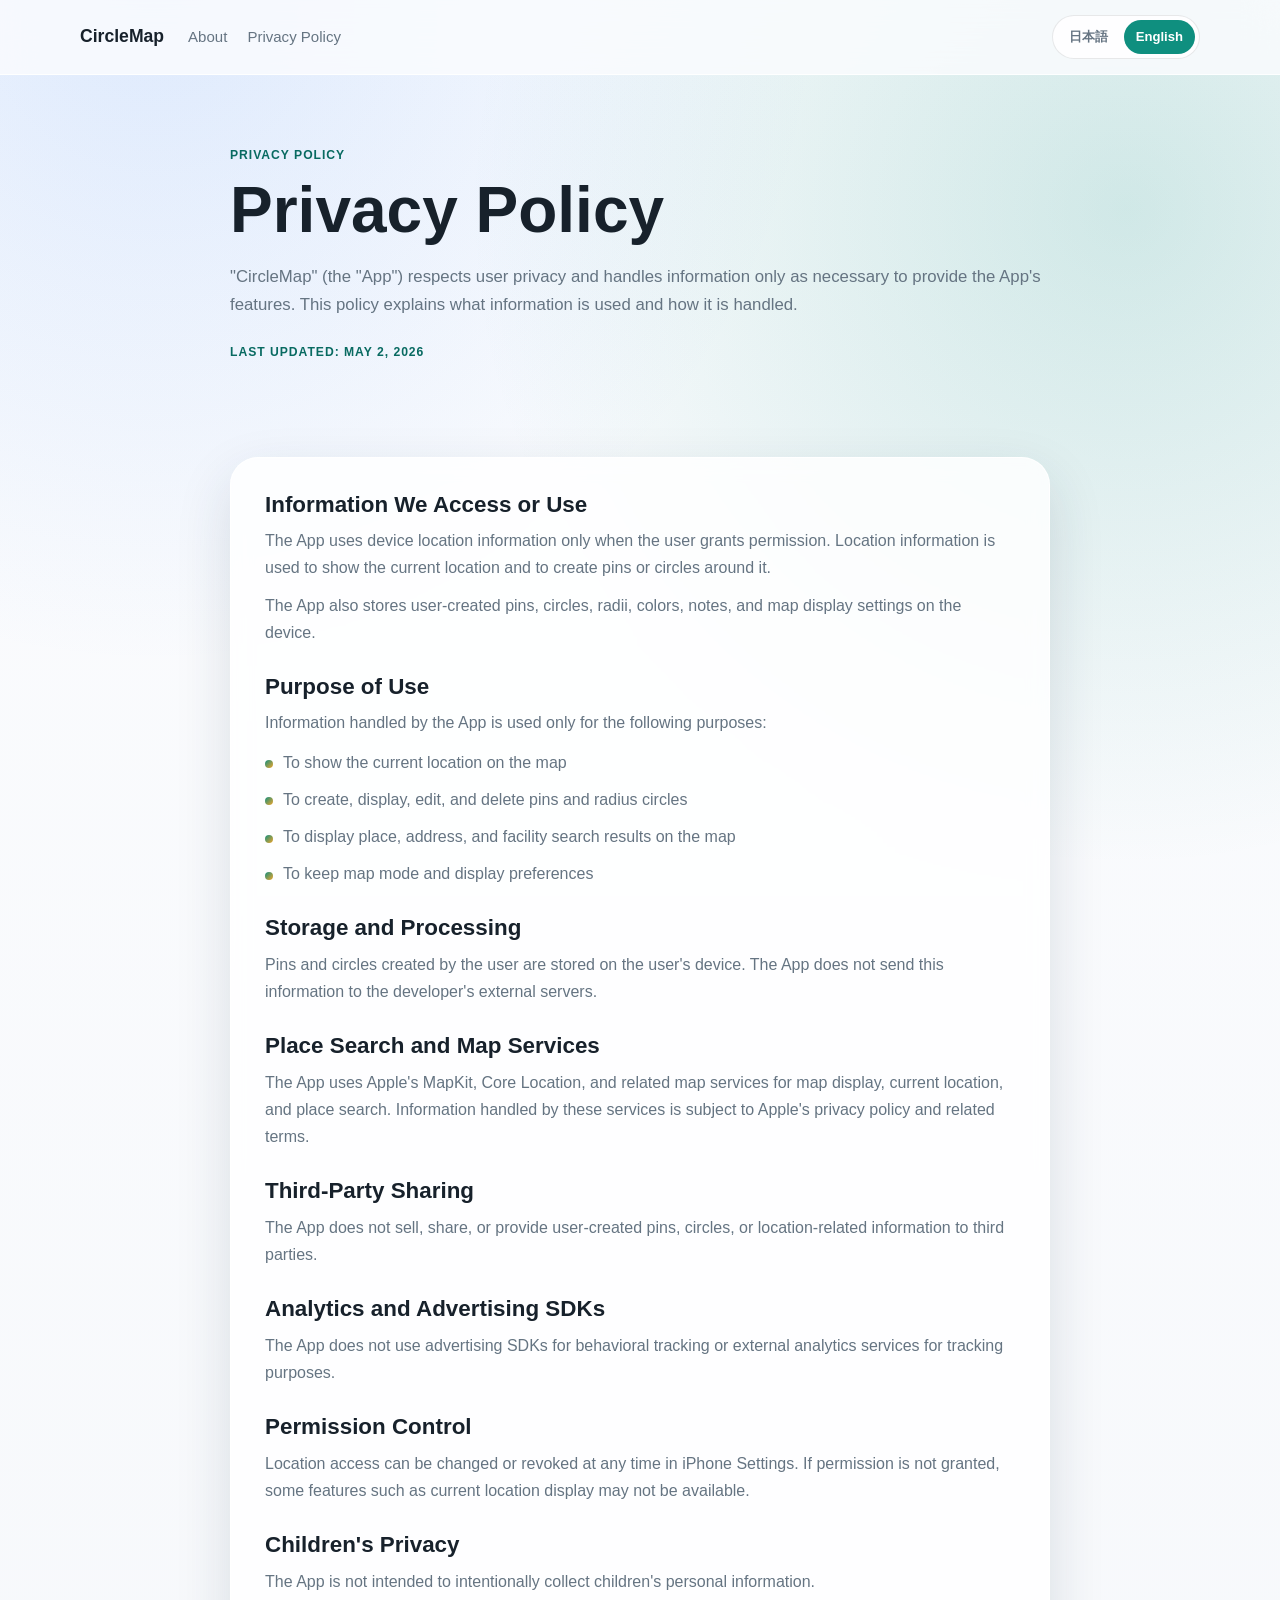
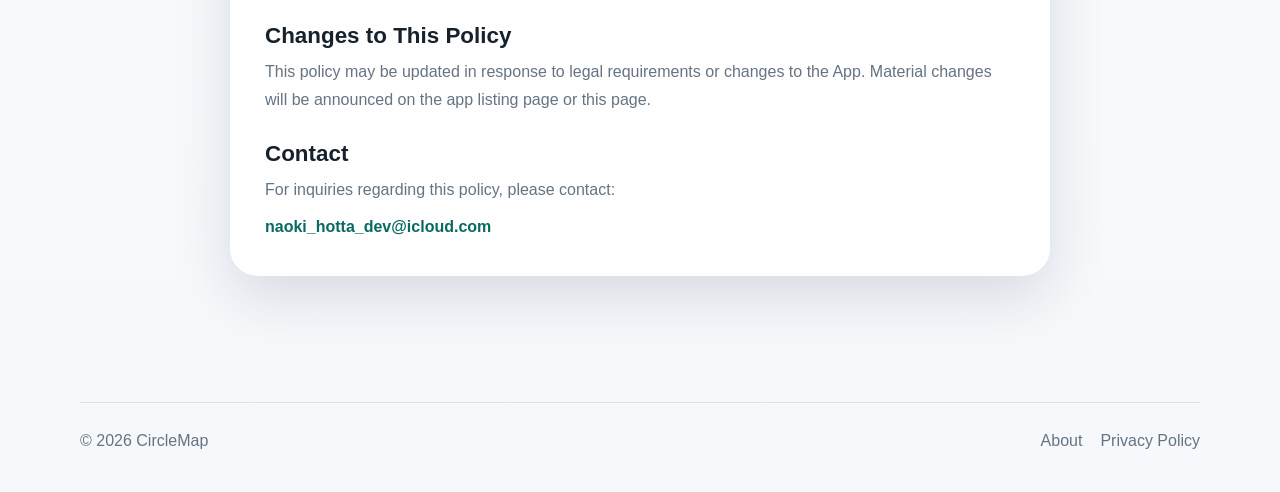
<file: CircleMap/privacy.html>
<!DOCTYPE html>
<html lang="ja">
  <head>
    <meta charset="UTF-8" />
    <meta name="viewport" content="width=device-width, initial-scale=1.0" />
    <title>プライバシーポリシー | CircleMap</title>
    <meta
      name="description"
      content="CircleMapのプライバシーポリシー。位置情報、検索、ピンと円の保存方法、第三者提供の有無について説明します。"
    />
    <link rel="stylesheet" href="../language.css" />
    <link rel="stylesheet" href="./styles.css" />
  </head>
  <body>
    <header class="site-header">
      <div class="container nav">
        <a class="brand" href="./index.html">CircleMap</a>
        <nav class="nav-links" aria-label="主要リンク">
          <a href="./index.html">紹介ページ / About</a>
          <a href="./privacy.html" aria-current="page">プライバシーポリシー / Privacy Policy</a>
        </nav>
      </div>
    </header>

    <main class="policy-main">
      <section class="policy-hero">
        <div class="container narrow">
          <p class="eyebrow">Privacy Policy</p>
          <h1>プライバシーポリシー <span class="en-inline">Privacy Policy</span></h1>
          <p class="lead">
            「CircleMap」（以下「本アプリ」）は、利用者のプライバシーを尊重し、アプリの機能提供に必要な範囲でのみ情報を取り扱います。
            本ポリシーでは、本アプリにおける情報の利用目的と取り扱い方法を説明します。
            <span class="en-block">
              "CircleMap" (the "App") respects user privacy and handles information only as necessary to provide the
              App's features. This policy explains what information is used and how it is handled.
            </span>
          </p>
          <p class="policy-date" data-i18n="circle.privacy.date">最終更新日: 2026年5月2日</p>
        </div>
      </section>

      <section class="section">
        <div class="container narrow policy-card">
          <h2>1. 取得または利用する情報 / Information We Access or Use</h2>
          <p>
            本アプリは、利用者が許可した場合に限り、端末の位置情報を利用します。位置情報は、現在地の表示や現在地を中心にしたピン・円の作成のために使用されます。
          </p>
          <p>
            The App uses device location information only when the user grants permission. Location information is used to show the current location and to create pins or circles around it.
          </p>
          <p>
            また、利用者が作成したピン、円、半径、色、メモ、地図表示設定などの情報を端末内に保存します。
          </p>
          <p>
            The App also stores user-created pins, circles, radii, colors, notes, and map display settings on the device.
          </p>

          <h2>2. 利用目的 / Purpose of Use</h2>
          <p>本アプリで扱う情報は、以下の目的のためにのみ利用します。</p>
          <p>Information handled by the App is used only for the following purposes:</p>
          <ul class="policy-list">
            <li>現在地を地図上に表示するため / To show the current location on the map</li>
            <li>ピンと半径円を作成、表示、編集、削除するため / To create, display, edit, and delete pins and radius circles</li>
            <li>場所、住所、施設名の検索結果を地図上に表示するため / To display place, address, and facility search results on the map</li>
            <li>地図モードや表示設定を保持するため / To keep map mode and display preferences</li>
          </ul>

          <h2>3. 情報の保存と処理 / Storage and Processing</h2>
          <p>
            利用者が作成したピンと円の情報は、利用者の端末内に保存されます。本アプリは、これらの情報を開発者の外部サーバーへ送信しません。
          </p>
          <p>
            Pins and circles created by the user are stored on the user's device. The App does not send this information to the developer's external servers.
          </p>

          <h2>4. 場所検索と地図サービス / Place Search and Map Services</h2>
          <p>
            本アプリは、地図表示、現在地表示、場所検索などのために Apple の MapKit、Core Location、関連する地図サービスを利用します。
            これらのサービスの利用に伴う情報の取り扱いは、Apple のプライバシーポリシーおよび関連規約に従います。
          </p>
          <p>
            The App uses Apple's MapKit, Core Location, and related map services for map display, current location, and place search. Information handled by these services is subject to Apple's privacy policy and related terms.
          </p>

          <h2>5. 第三者提供 / Third-Party Sharing</h2>
          <p>
            本アプリは、利用者が作成したピン、円、位置に関する情報を第三者へ販売、共有、提供しません。
          </p>
          <p>
            The App does not sell, share, or provide user-created pins, circles, or location-related information to third parties.
          </p>

          <h2>6. 解析ツール・広告SDK / Analytics and Advertising SDKs</h2>
          <p>
            本アプリは、利用者の行動追跡を目的とした広告SDKや、トラッキング目的の外部解析サービスを使用しません。
          </p>
          <p>
            The App does not use advertising SDKs for behavioral tracking or external analytics services for tracking purposes.
          </p>

          <h2>7. 権限の管理 / Permission Control</h2>
          <p>
            位置情報へのアクセス権限は、iPhone の設定画面からいつでも変更または取り消すことができます。
            権限を許可しない場合、現在地表示など一部機能は利用できません。
          </p>
          <p>
            Location access can be changed or revoked at any time in iPhone Settings. If permission is not granted, some features such as current location display may not be available.
          </p>

          <h2>8. 子どもの個人情報 / Children's Privacy</h2>
          <p>
            本アプリは、意図的に子どもの個人情報を収集することを目的としていません。
          </p>
          <p>
            The App is not intended to intentionally collect children's personal information.
          </p>

          <h2>9. ポリシーの変更 / Changes to This Policy</h2>
          <p>
            本ポリシーは、法令やアプリ仕様の変更に応じて改定される場合があります。重要な変更がある場合は、アプリ配布ページまたは本ページ上で告知します。
          </p>
          <p>
            This policy may be updated in response to legal requirements or changes to the App. Material changes will be announced on the app listing page or this page.
          </p>

          <h2>10. お問い合わせ / Contact</h2>
          <p>本ポリシーに関するお問い合わせは、以下のメールアドレスまでご連絡ください。</p>
          <p>For inquiries regarding this policy, please contact:</p>
          <p class="contact-line">
            <a href="mailto:naoki_hotta_dev@icloud.com">naoki_hotta_dev@icloud.com</a>
          </p>
        </div>
      </section>
    </main>

    <footer class="site-footer">
      <div class="container footer-row">
        <p>© 2026 CircleMap</p>
        <div class="footer-links">
          <a href="./index.html">紹介ページ / About</a>
          <a href="./privacy.html">プライバシーポリシー / Privacy Policy</a>
        </div>
      </div>
    </footer>
    <script src="../language.js"></script>
  </body>
</html>
</file>
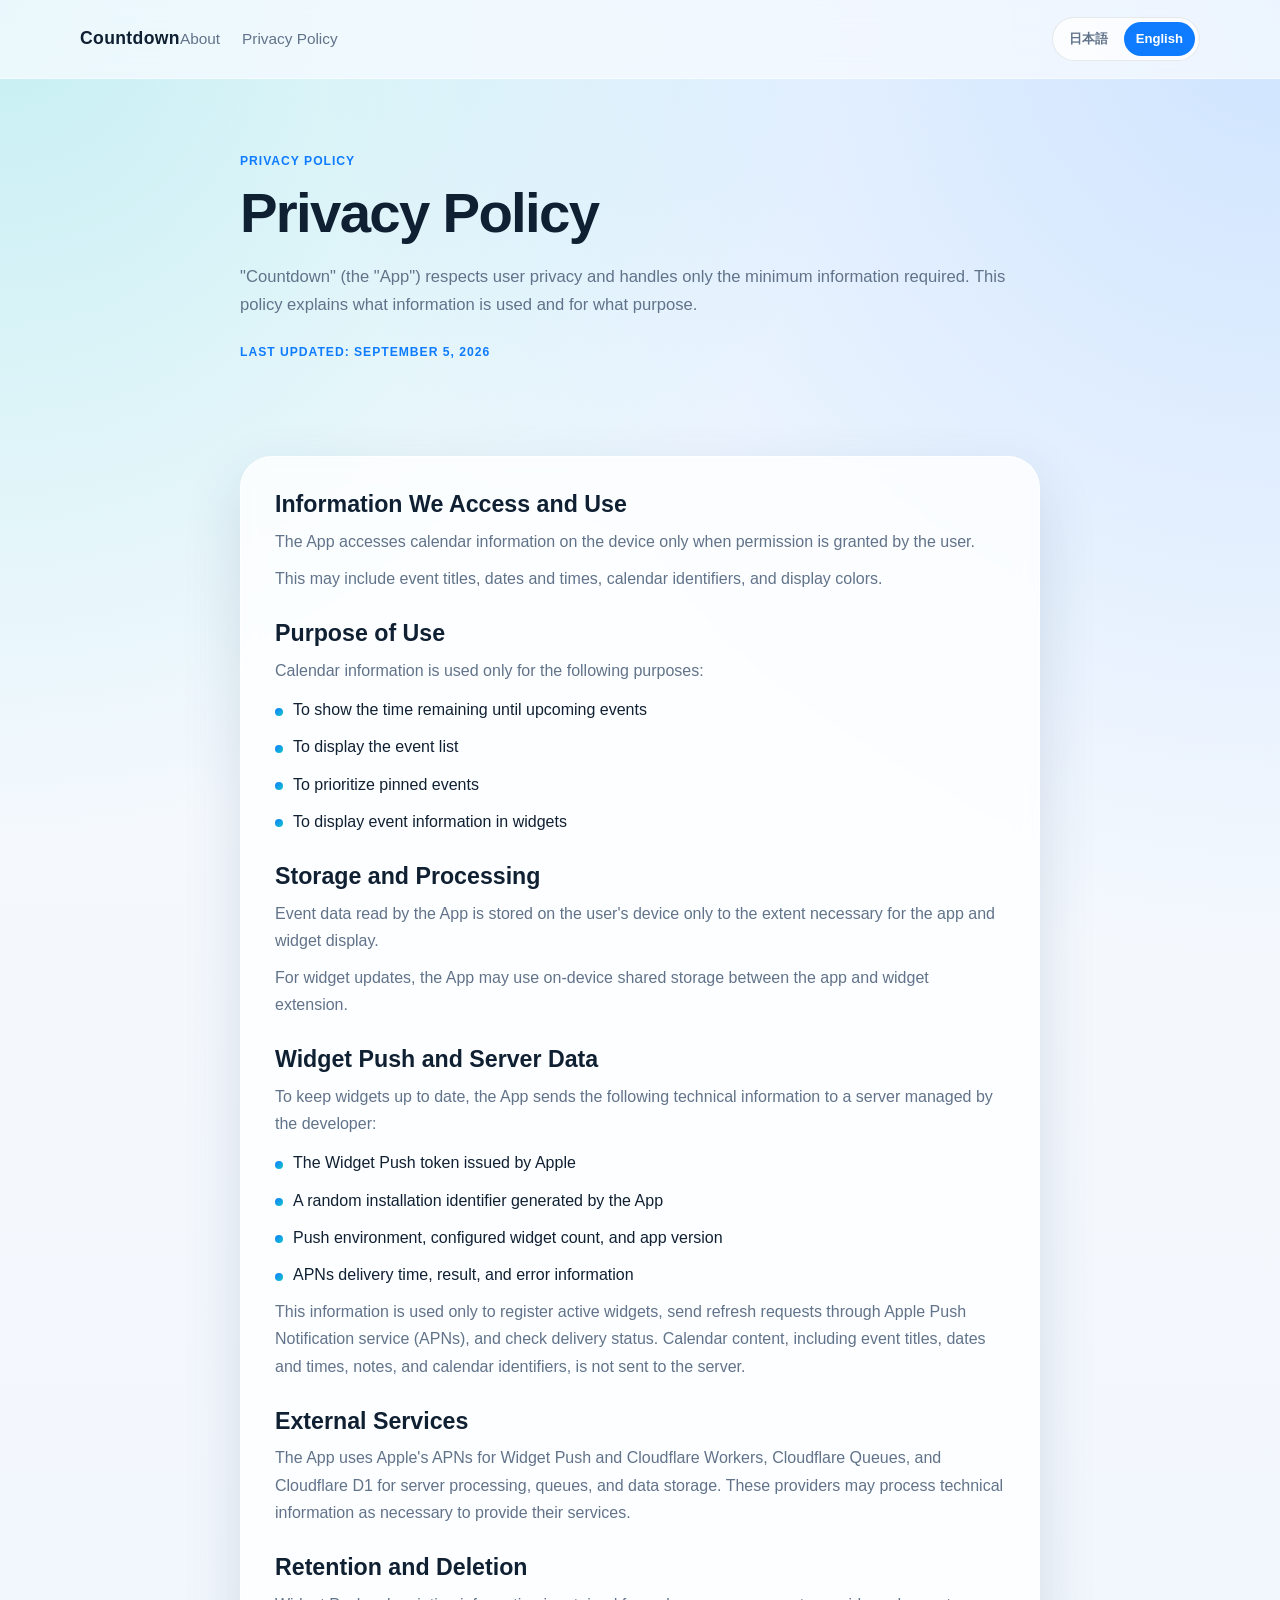
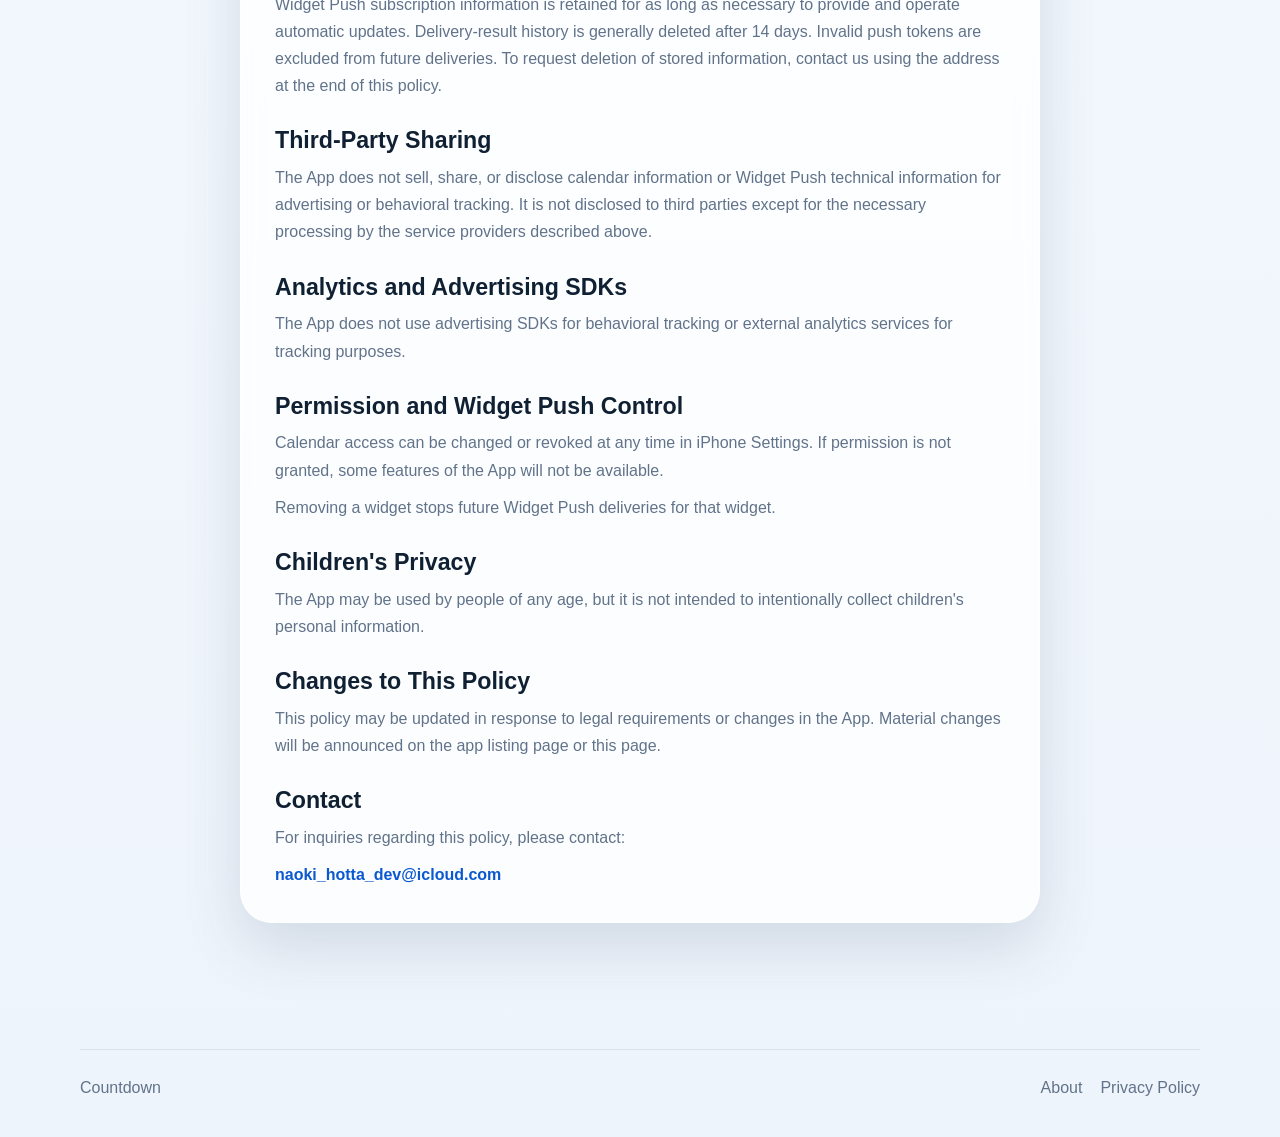
<file: CountdownCalendar/privacy.html>
<!DOCTYPE html>
<html lang="ja">
  <head>
    <meta charset="UTF-8" />
    <meta name="viewport" content="width=device-width, initial-scale=1.0" />
    <title>プライバシーポリシー | あと何日？</title>
    <meta
      name="description"
      content="あと何日？のプライバシーポリシー。カレンダー情報とWidget Push用情報の利用目的、保存方法、外部サービスの利用について説明します。"
    />
    <link rel="stylesheet" href="../language.css" />
    <link rel="stylesheet" href="./styles.css" />
  </head>
  <body>
    <header class="site-header">
      <div class="container nav">
        <a class="brand" href="./index.html">あと何日？ <span class="subtle-inline">/ Countdown</span></a>
        <nav class="nav-links" aria-label="主要リンク">
          <a href="./index.html">紹介ページ / About</a>
          <a href="./privacy.html" aria-current="page">プライバシーポリシー / Privacy Policy</a>
        </nav>
      </div>
    </header>

    <main class="policy-main">
      <section class="policy-hero">
        <div class="container narrow">
          <p class="eyebrow">Privacy Policy</p>
          <h1>プライバシーポリシー <span class="en-title">Privacy Policy</span></h1>
          <p class="lead">
            「あと何日？」（以下「本アプリ」）は、利用者のプライバシーを尊重し、必要最小限の情報のみを取り扱います。
            本ポリシーでは、本アプリにおける情報の利用目的と取り扱い方法を説明します。
            <span class="en-block">
              "Countdown" (the "App") respects user privacy and handles only the minimum information required. This
              policy explains what information is used and for what purpose.
            </span>
          </p>
          <p class="policy-date" data-i18n="countdown.privacy.date">最終更新日: 2026年9月5日</p>
        </div>
      </section>

      <section class="section">
        <div class="container narrow policy-card">
          <h2>1. 取得・利用する情報 / Information We Access and Use</h2>
          <p>本アプリは、利用者が許可した場合に限り、端末のカレンダー情報へアクセスします。</p>
          <p class="en-paragraph">The App accesses calendar information on the device only when permission is granted by the user.</p>
          <p>アクセス対象には、予定のタイトル、日時、カレンダー識別情報、表示色などが含まれる場合があります。</p>
          <p class="en-paragraph">
            This may include event titles, dates and times, calendar identifiers, and display colors.
          </p>

          <h2>2. 利用目的 / Purpose of Use</h2>
          <p>取得したカレンダー情報は、以下の目的のためにのみ利用します。</p>
          <p class="en-paragraph">Calendar information is used only for the following purposes:</p>
          <ul class="policy-list">
            <li>次の予定までの残り日数・残り時間を表示するため / To show the time remaining until upcoming events</li>
            <li>予定一覧を表示するため / To display the event list</li>
            <li>ピン留めした予定を優先表示するため / To prioritize pinned events</li>
            <li>ウィジェットに予定情報を表示するため / To display event information in widgets</li>
          </ul>

          <h2>3. 情報の保存と処理 / Storage and Processing</h2>
          <p>
            本アプリが読み込んだ予定情報は、アプリ本体およびウィジェット表示に必要な範囲で、利用者の端末内に保存されます。
          </p>
          <p class="en-paragraph">
            Event data read by the App is stored on the user's device only to the extent necessary for the app and widget display.
          </p>
          <p>
            また、ウィジェット表示のために、アプリとウィジェット間で共有される端末内ストレージ領域を利用することがあります。
          </p>
          <p class="en-paragraph">
            For widget updates, the App may use on-device shared storage between the app and widget extension.
          </p>

          <h2>4. Widget Pushとサーバーへ送信する情報 / Widget Push and Server Data</h2>
          <p>
            ウィジェットを定期的に更新するため、本アプリは以下の技術情報を開発者が管理するサーバーへ送信します。
          </p>
          <p class="en-paragraph">
            To keep widgets up to date, the App sends the following technical information to a server managed by the developer:
          </p>
          <ul class="policy-list">
            <li>Appleが発行するWidget Pushトークン / The Widget Push token issued by Apple</li>
            <li>本アプリが生成するランダムなインストール識別子 / A random installation identifier generated by the App</li>
            <li>Push環境、設置されたウィジェット数、アプリバージョン / Push environment, configured widget count, and app version</li>
            <li>APNsへの配信日時、結果、エラー情報 / APNs delivery time, result, and error information</li>
          </ul>
          <p>
            これらは、有効なウィジェットの登録、Apple Push Notification service（APNs）を通じた更新要求の送信、配信状況の確認にのみ利用します。
            カレンダーの予定タイトル、日時、メモ、カレンダー識別情報などの予定内容はサーバーへ送信しません。
          </p>
          <p class="en-paragraph">
            This information is used only to register active widgets, send refresh requests through Apple Push Notification service (APNs), and check delivery status. Calendar content, including event titles, dates and times, notes, and calendar identifiers, is not sent to the server.
          </p>

          <h2>5. 外部サービス / External Services</h2>
          <p>
            Widget Pushの提供にはAppleのAPNsと、サーバー処理・キュー・データ保存のためにCloudflare Workers、Cloudflare QueuesおよびCloudflare D1を利用します。
            これらの事業者は、サービス提供に必要な範囲で技術情報を処理する場合があります。
          </p>
          <p class="en-paragraph">
            The App uses Apple's APNs for Widget Push and Cloudflare Workers, Cloudflare Queues, and Cloudflare D1 for server processing, queues, and data storage. These providers may process technical information as necessary to provide their services.
          </p>

          <h2>6. 保存期間と削除 / Retention and Deletion</h2>
          <p>
            Widget Pushの購読情報は、自動更新機能の提供と運用に必要な期間保存します。配信結果の履歴は原則として14日間保存した後、削除します。
            無効になったPushトークンは配信対象から除外します。保存情報の削除に関するご依頼は、本ページ末尾の連絡先へお問い合わせください。
          </p>
          <p class="en-paragraph">
            Widget Push subscription information is retained for as long as necessary to provide and operate automatic updates. Delivery-result history is generally deleted after 14 days. Invalid push tokens are excluded from future deliveries. To request deletion of stored information, contact us using the address at the end of this policy.
          </p>

          <h2>7. 第三者提供 / Third-Party Sharing</h2>
          <p>
            本アプリは、カレンダー情報およびWidget Push用の技術情報を、広告や行動追跡の目的で販売、共有、提供しません。
            前項に記載したサービス提供者による必要な処理を除き、第三者へ提供しません。
          </p>
          <p class="en-paragraph">
            The App does not sell, share, or disclose calendar information or Widget Push technical information for advertising or behavioral tracking. It is not disclosed to third parties except for the necessary processing by the service providers described above.
          </p>

          <h2>8. 解析ツール・広告SDK / Analytics and Advertising SDKs</h2>
          <p>
            本アプリは、利用者の行動追跡を目的とした広告SDKや、トラッキング目的の外部解析サービスを使用しません。
          </p>
          <p class="en-paragraph">
            The App does not use advertising SDKs for behavioral tracking or external analytics services for tracking purposes.
          </p>

          <h2>9. 権限とWidget Pushの管理 / Permission and Widget Push Control</h2>
          <p>
            カレンダーへのアクセス権限は、iPhoneの設定画面からいつでも変更または取り消すことができます。
            権限を許可しない場合、本アプリの一部機能は利用できません。
          </p>
          <p class="en-paragraph">
            Calendar access can be changed or revoked at any time in iPhone Settings. If permission is not granted, some features of the App will not be available.
          </p>
          <p>
            ウィジェットを削除すると、そのウィジェットに対する今後のWidget Push配信は停止されます。
          </p>
          <p class="en-paragraph">
            Removing a widget stops future Widget Push deliveries for that widget.
          </p>

          <h2>10. 子どもの個人情報 / Children's Privacy</h2>
          <p>
            本アプリは、年齢を問わず利用できますが、意図的に子どもの個人情報を収集することを目的としていません。
          </p>
          <p class="en-paragraph">
            The App may be used by people of any age, but it is not intended to intentionally collect children's personal information.
          </p>

          <h2>11. ポリシーの変更 / Changes to This Policy</h2>
          <p>
            本ポリシーは、法令やアプリ仕様の変更に応じて改定される場合があります。重要な変更がある場合は、アプリ配布ページまたは本ページ上で告知します。
          </p>
          <p class="en-paragraph">
            This policy may be updated in response to legal requirements or changes in the App. Material changes will be announced on the app listing page or this page.
          </p>

          <h2>12. お問い合わせ / Contact</h2>
          <p>
            本ポリシーに関するお問い合わせは、以下のメールアドレスまでご連絡ください。
          </p>
          <p class="en-paragraph">For inquiries regarding this policy, please contact:</p>
          <p class="contact-line">
            <a href="mailto:naoki_hotta_dev@icloud.com">naoki_hotta_dev@icloud.com</a>
          </p>
        </div>
      </section>
    </main>

    <footer class="site-footer">
      <div class="container footer-row">
        <p>© あと何日？ / Countdown</p>
        <div class="footer-links">
          <a href="./index.html">紹介ページ / About</a>
          <a href="./privacy.html">プライバシーポリシー / Privacy Policy</a>
        </div>
      </div>
    </footer>
    <script src="../language.js"></script>
  </body>
</html>
</file>
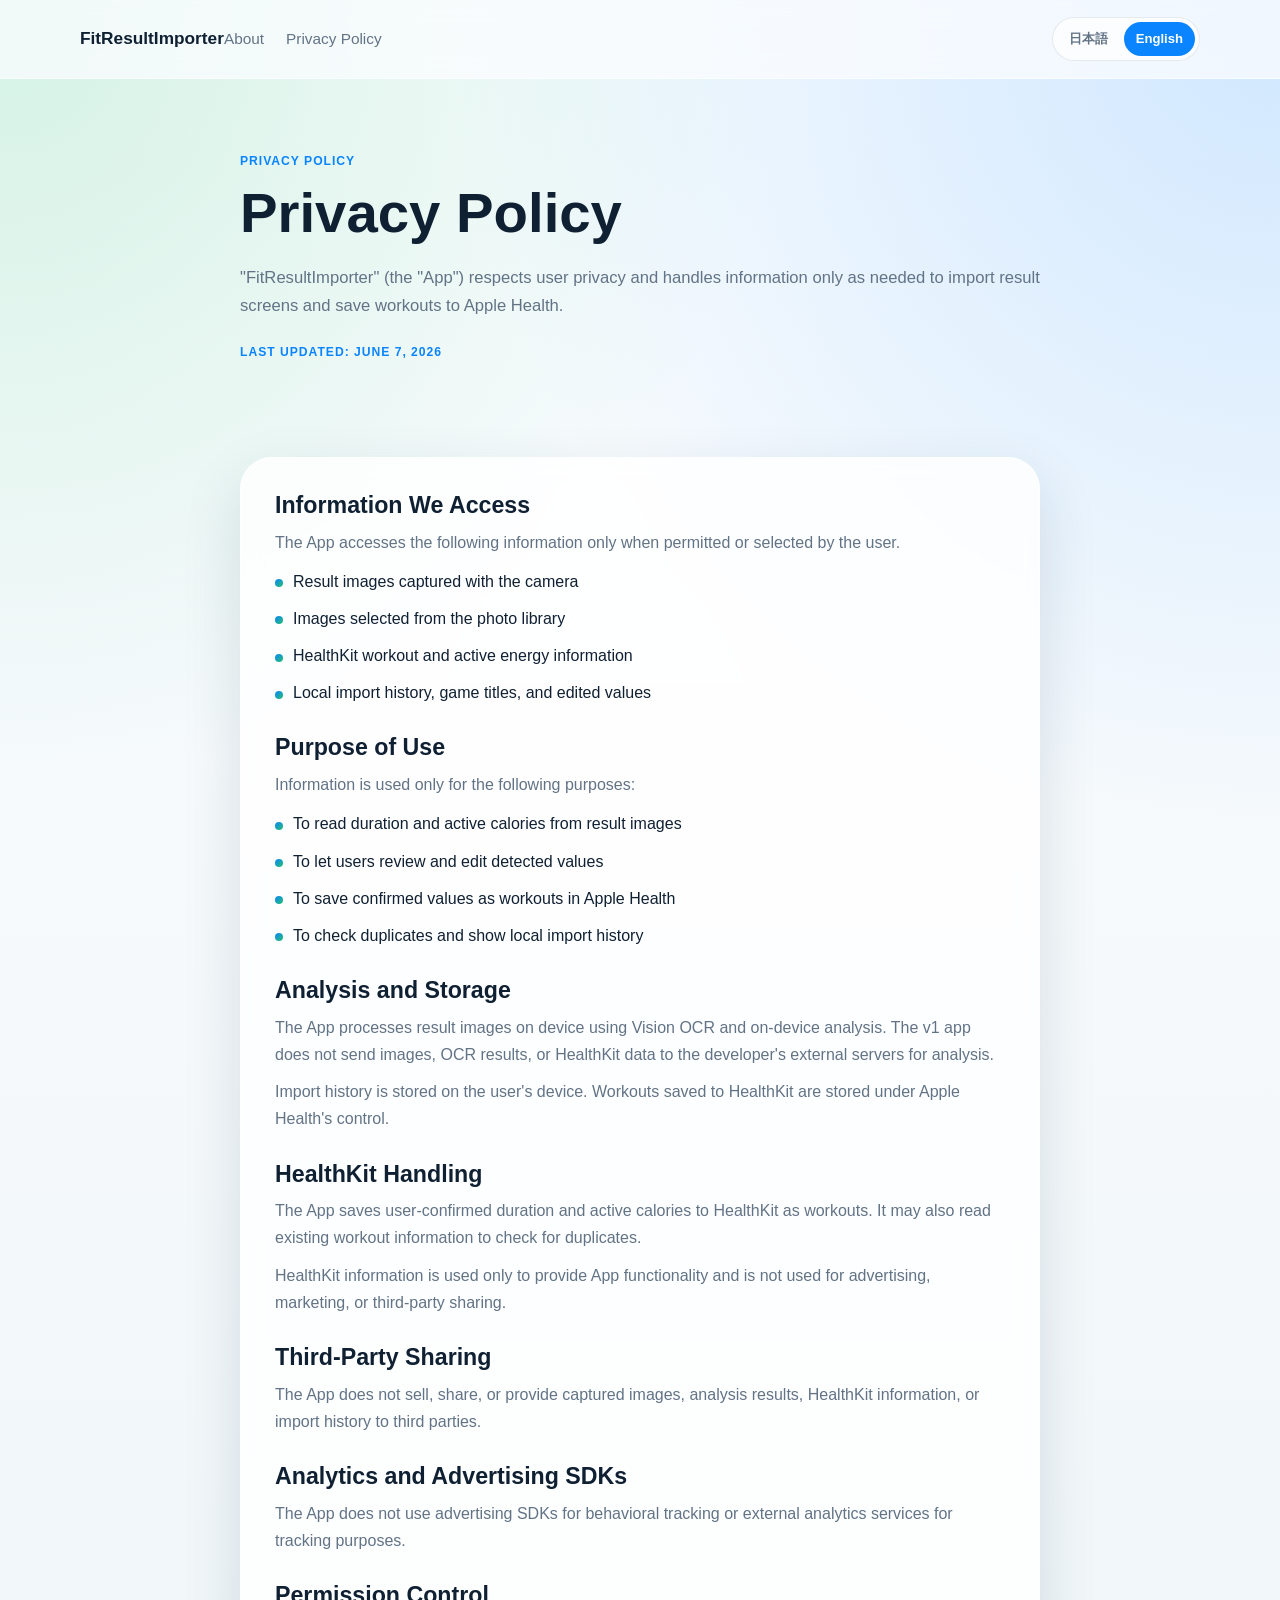
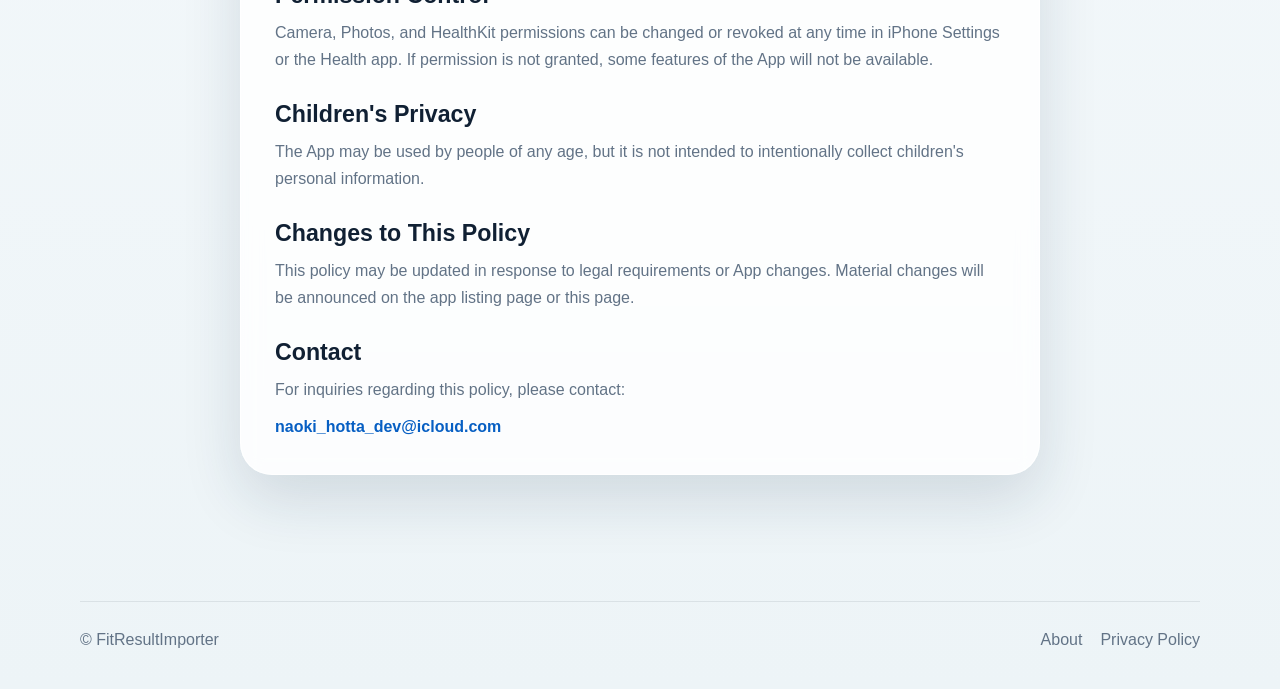
<file: FitResultImporter/privacy.html>
<!DOCTYPE html>
<html lang="ja">
  <head>
    <meta charset="UTF-8" />
    <meta name="viewport" content="width=device-width, initial-scale=1.0" />
    <title>プライバシーポリシー | FitResultImporter</title>
    <meta
      name="description"
      content="FitResultImporterのプライバシーポリシー。カメラ、写真、HealthKit、オンデバイス解析、ローカル履歴保存の取り扱いについて説明します。"
    />
    <link rel="stylesheet" href="../language.css" />
    <link rel="stylesheet" href="./styles.css" />
  </head>
  <body>
    <header class="site-header">
      <div class="container nav">
        <a class="brand" href="./index.html">FitResultImporter</a>
        <nav class="nav-links" aria-label="主要リンク">
          <a href="./index.html">紹介ページ / About</a>
          <a href="./privacy.html" aria-current="page">プライバシーポリシー / Privacy Policy</a>
        </nav>
      </div>
    </header>

    <main class="policy-main">
      <section class="policy-hero">
        <div class="container narrow">
          <p class="eyebrow">Privacy Policy</p>
          <h1>プライバシーポリシー <span class="en-title">Privacy Policy</span></h1>
          <p class="lead">
            「FitResultImporter」（以下「本アプリ」）は、利用者のプライバシーを尊重し、
            リザルト画像の読み取りとヘルスケア登録に必要な範囲でのみ情報を取り扱います。
            <span class="en-block">
              "FitResultImporter" (the "App") respects user privacy and handles information only as needed to import
              result screens and save workouts to Apple Health.
            </span>
          </p>
          <p class="policy-date" data-i18n="fit.privacy.date">最終更新日: 2026年6月7日</p>
        </div>
      </section>

      <section class="section">
        <div class="container narrow policy-card">
          <h2>1. 取得またはアクセスする情報 / Information We Access</h2>
          <p>本アプリは、利用者が許可または選択した場合に限り、以下の情報へアクセスします。</p>
          <p class="en-paragraph">The App accesses the following information only when permitted or selected by the user.</p>
          <ul class="policy-list">
            <li>カメラで撮影したリザルト画像 / Result images captured with the camera</li>
            <li>利用者が写真ライブラリから選択した画像 / Images selected from the photo library</li>
            <li>HealthKitのワークアウト情報とアクティブエネルギー情報 / HealthKit workout and active energy information</li>
            <li>アプリ内の登録履歴、ゲーム名、手修正した値 / Local import history, game titles, and edited values</li>
          </ul>

          <h2>2. 利用目的 / Purpose of Use</h2>
          <p>取得またはアクセスした情報は、以下の目的のためにのみ利用します。</p>
          <p class="en-paragraph">Information is used only for the following purposes:</p>
          <ul class="policy-list">
            <li>リザルト画像から運動時間と消費カロリーを読み取るため / To read duration and active calories from result images</li>
            <li>読み取り結果を利用者が確認・修正できるようにするため / To let users review and edit detected values</li>
            <li>確認済みの内容をAppleヘルスケアへワークアウトとして保存するため / To save confirmed values as workouts in Apple Health</li>
            <li>重複登録を確認し、アプリ内の登録履歴を表示するため / To check duplicates and show local import history</li>
          </ul>

          <h2>3. 解析と保存 / Analysis and Storage</h2>
          <p>
            本アプリは、Vision OCRおよびオンデバイス解析により、端末内でリザルト画像を処理します。
            v1のアプリは、解析目的で画像、OCR結果、HealthKitデータを開発者の外部サーバーへ送信しません。
          </p>
          <p class="en-paragraph">
            The App processes result images on device using Vision OCR and on-device analysis. The v1 app does not send
            images, OCR results, or HealthKit data to the developer's external servers for analysis.
          </p>
          <p>
            アプリ内の登録履歴は、利用者の端末内に保存されます。HealthKitへ保存したワークアウトは、Appleヘルスケアの管理下に保存されます。
          </p>
          <p class="en-paragraph">
            Import history is stored on the user's device. Workouts saved to HealthKit are stored under Apple Health's control.
          </p>

          <h2>4. HealthKitの取り扱い / HealthKit Handling</h2>
          <p>
            本アプリは、利用者が確認した運動時間と消費カロリーをHealthKitへワークアウトとして保存します。
            また、重複確認のために既存のワークアウト情報を参照する場合があります。
          </p>
          <p class="en-paragraph">
            The App saves user-confirmed duration and active calories to HealthKit as workouts. It may also read existing
            workout information to check for duplicates.
          </p>
          <p>
            HealthKitから取得した情報は、本アプリの機能提供のためにのみ利用し、広告、マーケティング、第三者提供には使用しません。
          </p>
          <p class="en-paragraph">
            HealthKit information is used only to provide App functionality and is not used for advertising, marketing, or third-party sharing.
          </p>

          <h2>5. 第三者提供 / Third-Party Sharing</h2>
          <p>
            本アプリは、取得した画像、解析結果、HealthKit情報、登録履歴を第三者へ販売、共有、提供しません。
          </p>
          <p class="en-paragraph">
            The App does not sell, share, or provide captured images, analysis results, HealthKit information, or import history to third parties.
          </p>

          <h2>6. 解析ツール・広告SDK / Analytics and Advertising SDKs</h2>
          <p>
            本アプリは、利用者の行動追跡を目的とした広告SDKや、トラッキング目的の外部解析サービスを使用しません。
          </p>
          <p class="en-paragraph">
            The App does not use advertising SDKs for behavioral tracking or external analytics services for tracking purposes.
          </p>

          <h2>7. 権限の管理 / Permission Control</h2>
          <p>
            カメラ、写真、HealthKitへのアクセス権限は、iPhoneの設定画面またはヘルスケアアプリからいつでも変更または取り消すことができます。
            権限を許可しない場合、本アプリの一部機能は利用できません。
          </p>
          <p class="en-paragraph">
            Camera, Photos, and HealthKit permissions can be changed or revoked at any time in iPhone Settings or the
            Health app. If permission is not granted, some features of the App will not be available.
          </p>

          <h2>8. 子どもの個人情報 / Children's Privacy</h2>
          <p>
            本アプリは、年齢を問わず利用できますが、意図的に子どもの個人情報を収集することを目的としていません。
          </p>
          <p class="en-paragraph">
            The App may be used by people of any age, but it is not intended to intentionally collect children's personal information.
          </p>

          <h2>9. ポリシーの変更 / Changes to This Policy</h2>
          <p>
            本ポリシーは、法令やアプリ仕様の変更に応じて改定される場合があります。重要な変更がある場合は、アプリ配布ページまたは本ページ上で告知します。
          </p>
          <p class="en-paragraph">
            This policy may be updated in response to legal requirements or App changes. Material changes will be announced on the app listing page or this page.
          </p>

          <h2>10. お問い合わせ / Contact</h2>
          <p>本ポリシーに関するお問い合わせは、以下のメールアドレスまでご連絡ください。</p>
          <p class="en-paragraph">For inquiries regarding this policy, please contact:</p>
          <p class="contact-line">
            <a href="mailto:naoki_hotta_dev@icloud.com">naoki_hotta_dev@icloud.com</a>
          </p>
        </div>
      </section>
    </main>

    <footer class="site-footer">
      <div class="container footer-row">
        <p>© FitResultImporter</p>
        <div class="footer-links">
          <a href="./index.html">紹介ページ / About</a>
          <a href="./privacy.html">プライバシーポリシー / Privacy Policy</a>
        </div>
      </div>
    </footer>
    <script src="../language.js"></script>
  </body>
</html>
</file>
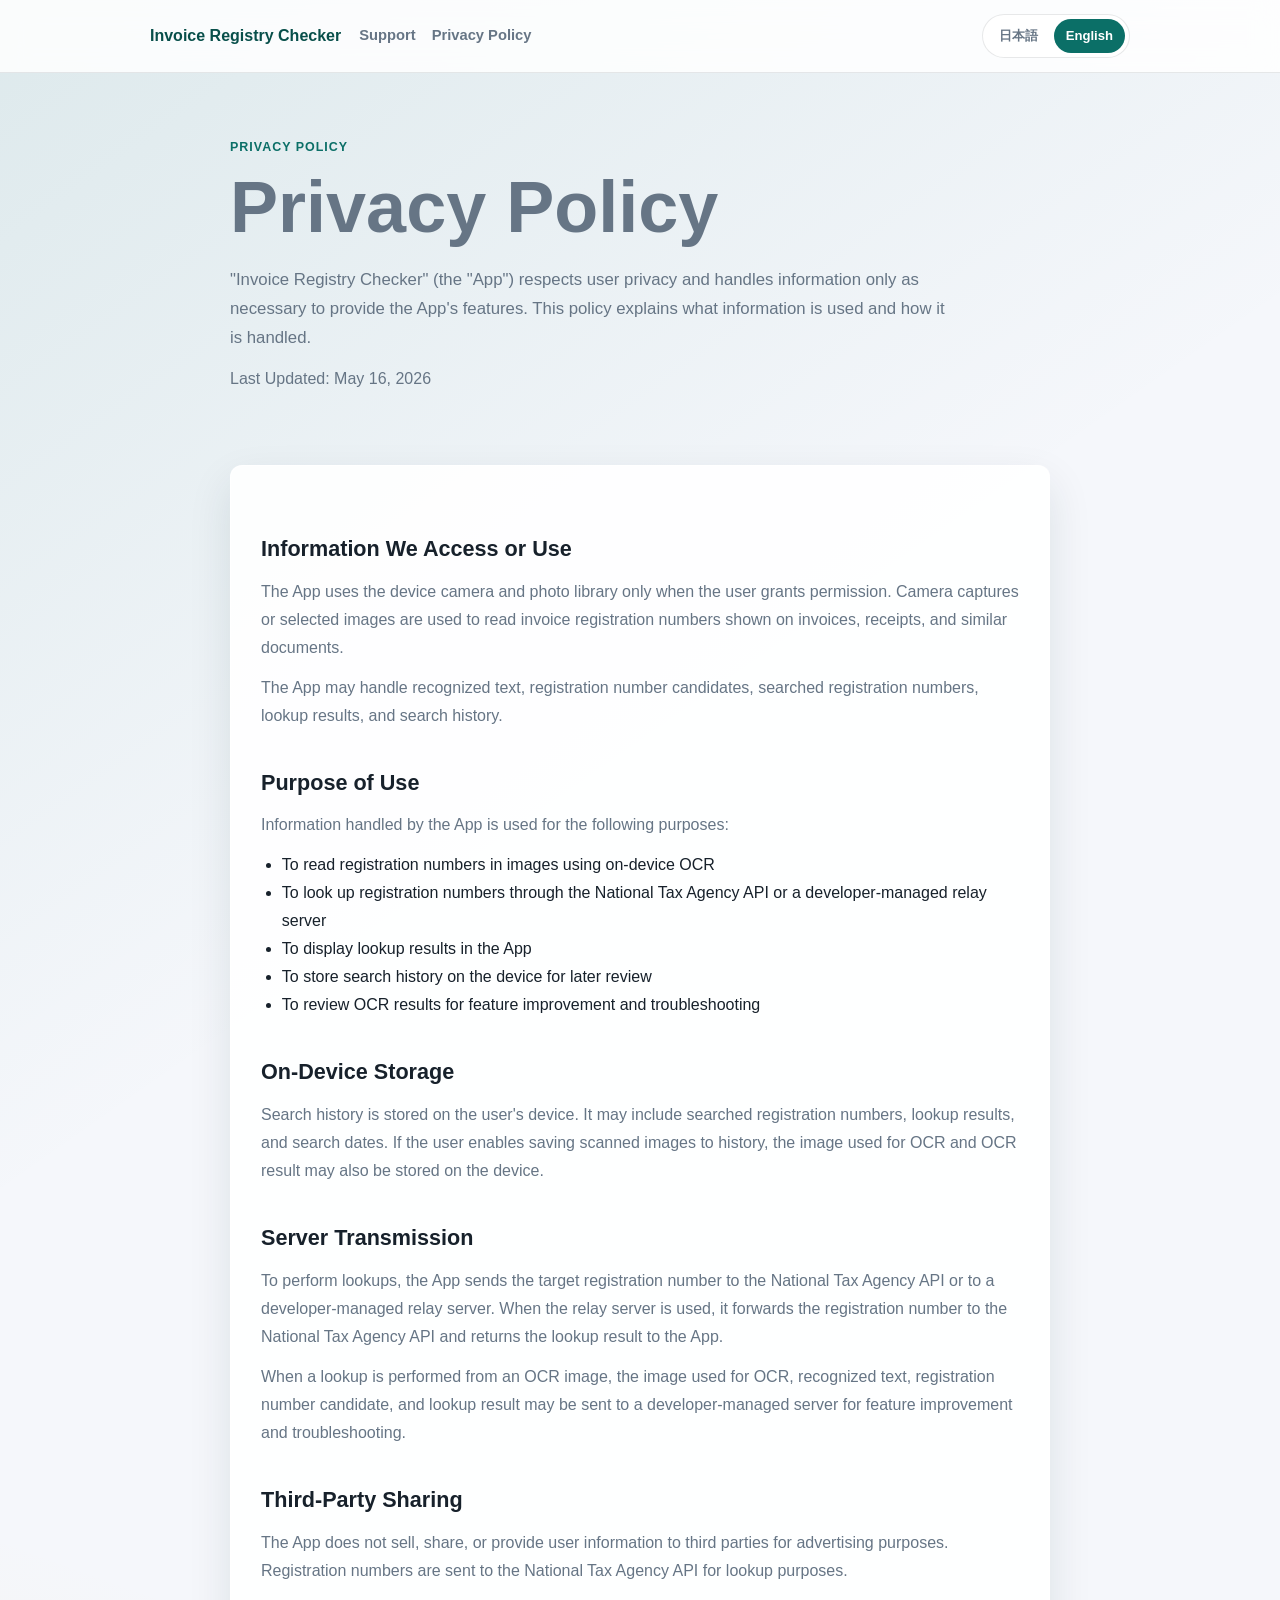
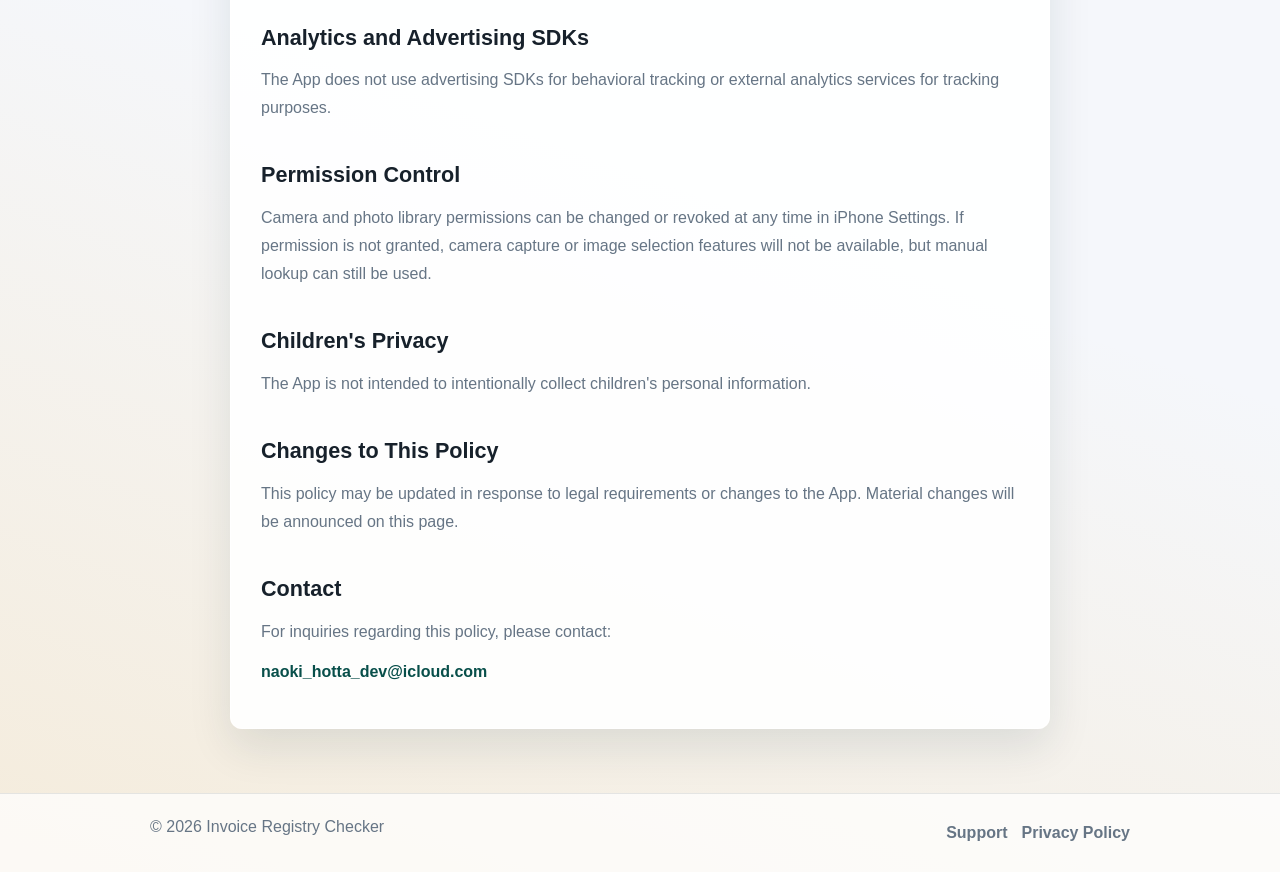
<file: InvoiceRegistryChecker/privacy.html>
<!DOCTYPE html>
<html lang="ja">
  <head>
    <meta charset="UTF-8" />
    <meta name="viewport" content="width=device-width, initial-scale=1.0" />
    <title>プライバシーポリシー | 登録番号検索くん</title>
    <meta
      name="description"
      content="登録番号検索くんのプライバシーポリシー。カメラ、写真、OCR、登録番号検索、履歴、サーバー送信の取り扱いについて説明します。"
    />
    <link rel="stylesheet" href="../language.css" />
    <link rel="stylesheet" href="./styles.css" />
  </head>
  <body>
    <header class="site-header">
      <div class="container nav">
        <a class="brand" href="./index.html" data-i18n="invoice.name">登録番号検索くん</a>
        <nav class="nav-links" aria-label="主要リンク">
          <a href="./index.html">サポート / Support</a>
          <a href="./privacy.html" aria-current="page">プライバシーポリシー / Privacy Policy</a>
        </nav>
      </div>
    </header>

    <main class="policy-main">
      <section class="policy-hero">
        <div class="container narrow">
          <p class="eyebrow">Privacy Policy</p>
          <h1>プライバシーポリシー <span class="en-block">Privacy Policy</span></h1>
          <p class="lead">
            「登録番号検索くん」（以下「本アプリ」）は、利用者のプライバシーを尊重し、アプリの機能提供に必要な範囲で情報を取り扱います。
            本ポリシーでは、本アプリにおける情報の利用目的と取り扱い方法を説明します。
            <span class="en-block">
              "Invoice Registry Checker" (the "App") respects user privacy and handles information only as necessary
              to provide the App's features. This policy explains what information is used and how it is handled.
            </span>
          </p>
          <p class="policy-date" data-i18n="invoice.privacy.date">最終更新日: 2026年5月16日</p>
        </div>
      </section>

      <section class="section">
        <div class="container narrow policy-card">
          <h2>1. 取得または利用する情報 / Information We Access or Use</h2>
          <p>
            本アプリは、利用者が許可した場合に限り、端末のカメラおよび写真ライブラリを利用します。
            カメラまたは選択された画像は、請求書や領収書などに記載された適格請求書発行事業者の登録番号を読み取るために使用されます。
          </p>
          <p class="en-paragraph">
            The App uses the device camera and photo library only when the user grants permission. Camera captures or
            selected images are used to read invoice registration numbers shown on invoices, receipts, and similar documents.
          </p>
          <p>
            本アプリは、画像から読み取ったテキスト、登録番号候補、検索した登録番号、検索結果、検索履歴を取り扱う場合があります。
          </p>
          <p class="en-paragraph">
            The App may handle recognized text, registration number candidates, searched registration numbers, lookup
            results, and search history.
          </p>

          <h2>2. 利用目的 / Purpose of Use</h2>
          <p>本アプリで扱う情報は、以下の目的のために利用します。</p>
          <p class="en-paragraph">Information handled by the App is used for the following purposes:</p>
          <ul class="policy-list">
            <li>画像内の登録番号を端末上のOCRで読み取るため / To read registration numbers in images using on-device OCR</li>
            <li>登録番号を国税庁の適格請求書発行事業者公表システムAPI、または開発者が管理する中継サーバー経由で検索するため / To look up registration numbers through the National Tax Agency API or a developer-managed relay server</li>
            <li>検索結果をアプリ内に表示するため / To display lookup results in the App</li>
            <li>検索履歴を端末内に保存し、後から確認できるようにするため / To store search history on the device for later review</li>
            <li>OCRの読み取り結果を確認し、機能改善や不具合調査を行うため / To review OCR results for feature improvement and troubleshooting</li>
          </ul>

          <h2>3. 端末内での保存 / On-Device Storage</h2>
          <p>
            検索履歴は、利用者の端末内に保存されます。履歴には、検索した登録番号、検索結果、検索日時が含まれる場合があります。
            利用者が「読み取り画像を履歴に保存」を有効にした場合、読み取りに使用した画像とOCR結果も端末内に保存される場合があります。
          </p>
          <p class="en-paragraph">
            Search history is stored on the user's device. It may include searched registration numbers, lookup results,
            and search dates. If the user enables saving scanned images to history, the image used for OCR and OCR result
            may also be stored on the device.
          </p>

          <h2>4. サーバーへの送信 / Server Transmission</h2>
          <p>
            登録番号を検索するため、本アプリは検索対象の登録番号を国税庁のAPI、または開発者が管理する中継サーバーへ送信します。
            中継サーバーを利用する場合、中継サーバーは登録番号を国税庁APIへ送信し、検索結果を本アプリへ返します。
          </p>
          <p class="en-paragraph">
            To perform lookups, the App sends the target registration number to the National Tax Agency API or to a
            developer-managed relay server. When the relay server is used, it forwards the registration number to the
            National Tax Agency API and returns the lookup result to the App.
          </p>
          <p>
            OCRで読み取った画像を使って検索した場合、読み取りに使用した画像、OCRで認識したテキスト、登録番号候補、検索結果が、機能改善や不具合調査のために開発者が管理するサーバーへ送信される場合があります。
          </p>
          <p class="en-paragraph">
            When a lookup is performed from an OCR image, the image used for OCR, recognized text, registration number
            candidate, and lookup result may be sent to a developer-managed server for feature improvement and troubleshooting.
          </p>

          <h2>5. 第三者提供 / Third-Party Sharing</h2>
          <p>
            本アプリは、利用者の情報を広告目的で第三者へ販売、共有、提供しません。
            登録番号検索のために、検索対象の登録番号は国税庁APIへ送信されます。
          </p>
          <p class="en-paragraph">
            The App does not sell, share, or provide user information to third parties for advertising purposes.
            Registration numbers are sent to the National Tax Agency API for lookup purposes.
          </p>

          <h2>6. 解析ツール・広告SDK / Analytics and Advertising SDKs</h2>
          <p>
            本アプリは、利用者の行動追跡を目的とした広告SDKや、トラッキング目的の外部解析サービスを使用しません。
          </p>
          <p class="en-paragraph">
            The App does not use advertising SDKs for behavioral tracking or external analytics services for tracking purposes.
          </p>

          <h2>7. 権限の管理 / Permission Control</h2>
          <p>
            カメラおよび写真ライブラリへのアクセス権限は、iPhoneの設定画面からいつでも変更または取り消すことができます。
            権限を許可しない場合、撮影や画像選択を使った読み取り機能は利用できませんが、手入力による検索は利用できます。
          </p>
          <p class="en-paragraph">
            Camera and photo library permissions can be changed or revoked at any time in iPhone Settings. If permission
            is not granted, camera capture or image selection features will not be available, but manual lookup can still be used.
          </p>

          <h2>8. 子どもの個人情報 / Children's Privacy</h2>
          <p>
            本アプリは、意図的に子どもの個人情報を収集することを目的としていません。
          </p>
          <p class="en-paragraph">
            The App is not intended to intentionally collect children's personal information.
          </p>

          <h2>9. ポリシーの変更 / Changes to This Policy</h2>
          <p>
            本ポリシーは、法令やアプリ仕様の変更に応じて改定される場合があります。重要な変更がある場合は、本ページ上で告知します。
          </p>
          <p class="en-paragraph">
            This policy may be updated in response to legal requirements or changes to the App. Material changes will be
            announced on this page.
          </p>

          <h2>10. お問い合わせ / Contact</h2>
          <p>本ポリシーに関するお問い合わせは、以下のメールアドレスまでご連絡ください。</p>
          <p class="en-paragraph">For inquiries regarding this policy, please contact:</p>
          <p class="contact-line">
            <a href="mailto:naoki_hotta_dev@icloud.com">naoki_hotta_dev@icloud.com</a>
          </p>
        </div>
      </section>
    </main>

    <footer class="site-footer">
      <div class="container footer-row">
        <p>© 2026 <span data-i18n="invoice.name">登録番号検索くん</span></p>
        <div class="footer-links">
          <a href="./index.html">サポート / Support</a>
          <a href="./privacy.html">プライバシーポリシー / Privacy Policy</a>
        </div>
      </div>
    </footer>
    <script src="../language.js"></script>
  </body>
</html>
</file>
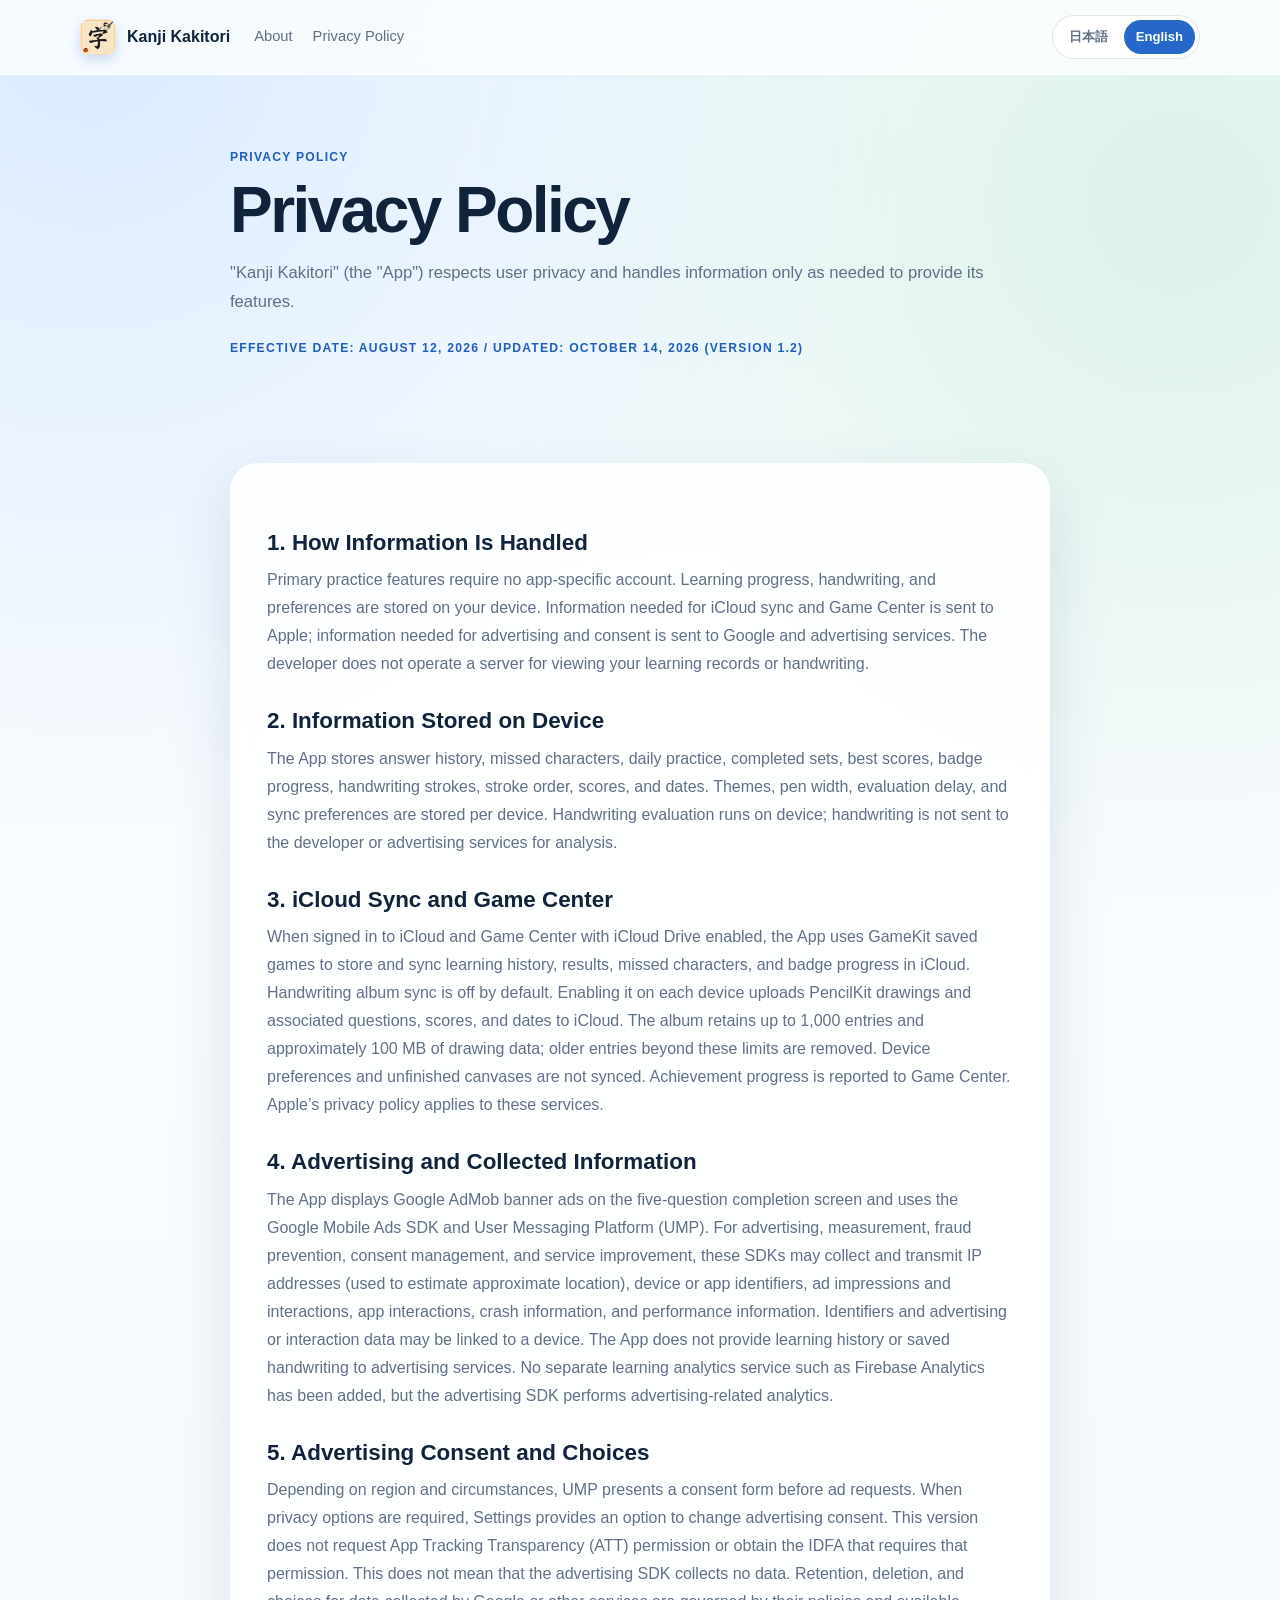
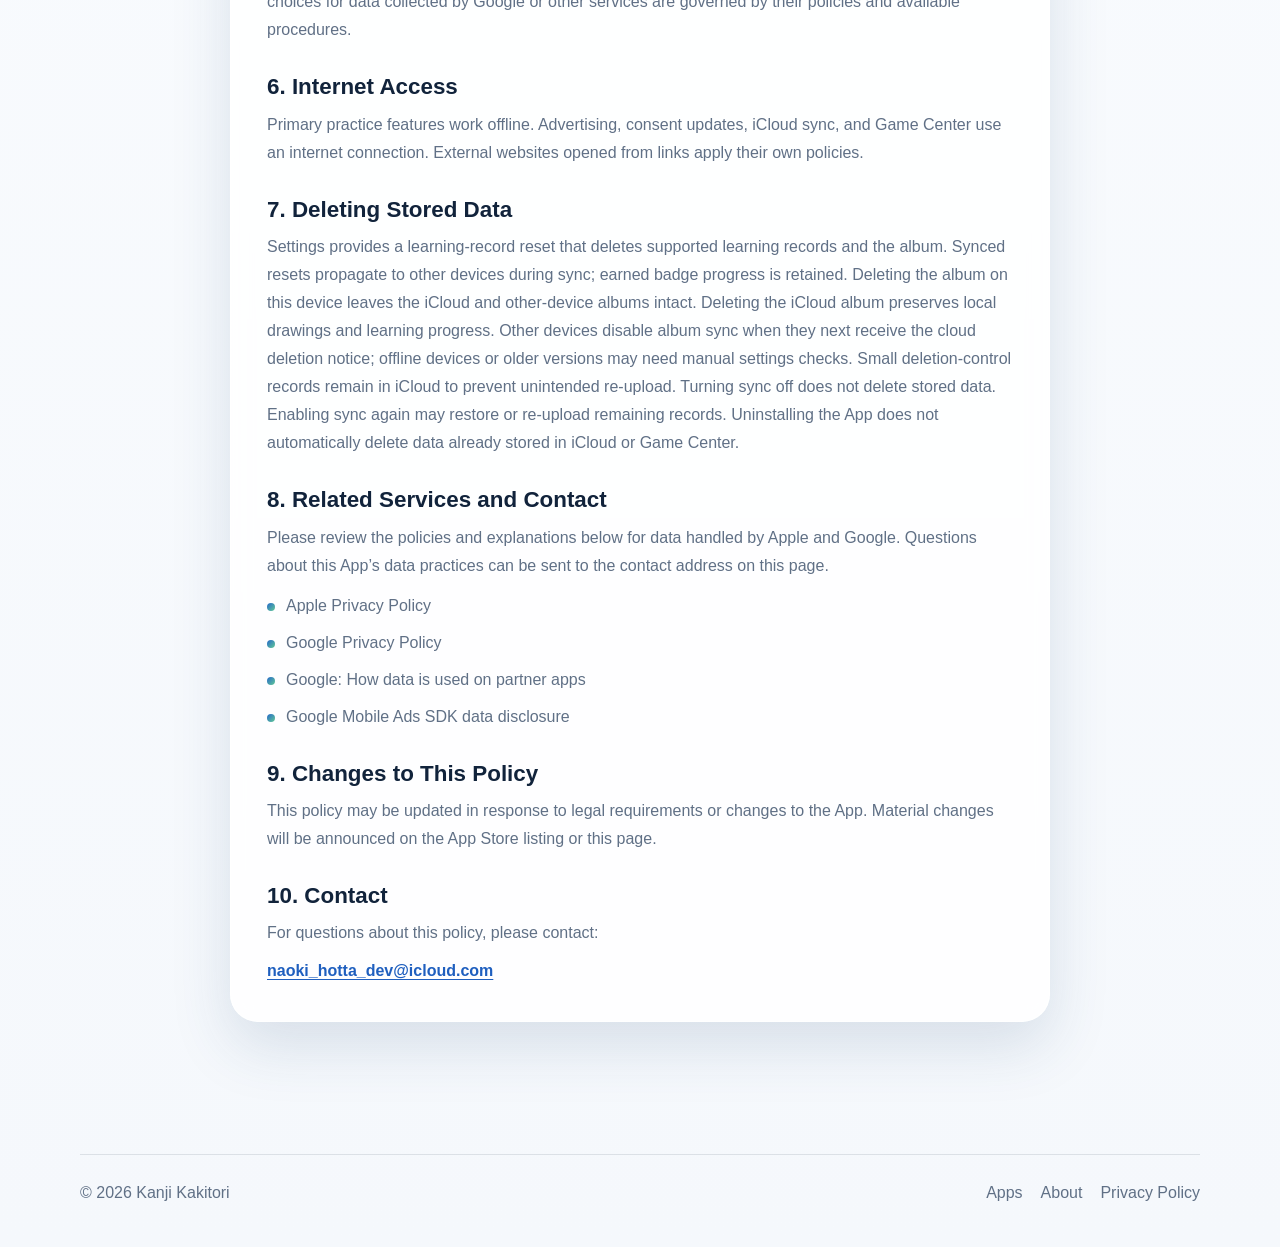
<file: KanjiKakitori/privacy.html>
<!DOCTYPE html>
<html lang="ja" data-language="ja">
  <head>
    <meta charset="UTF-8" />
    <meta name="viewport" content="width=device-width, initial-scale=1.0" />
    <title>プライバシーポリシー | 漢字書き取り</title>
    <meta name="description" content="漢字書き取りのプライバシーポリシー。学習記録・筆跡のiCloud同期、Game Center、広告配信とデータの取り扱いについて説明します。" />
    <link rel="icon" href="./assets/app-icon.png" />
    <link rel="stylesheet" href="../language.css" />
    <link rel="stylesheet" href="./styles.css" />
  </head>
  <body>
    <header class="site-header"><div class="container nav"><a class="brand" href="./index.html"><img src="./assets/app-icon.png" alt="" /> <span data-lang="ja">漢字書き取り</span><span data-lang="en">Kanji Kakitori</span></a><nav class="nav-links" aria-label="Primary links"><a href="./index.html"><span data-lang="ja">紹介ページ</span><span data-lang="en">About</span></a><a href="./privacy.html" aria-current="page"><span data-lang="ja">プライバシーポリシー</span><span data-lang="en">Privacy Policy</span></a></nav></div></header>
    <main class="policy-main">
      <section class="policy-hero"><div class="container narrow"><p class="eyebrow" data-lang="ja">プライバシーポリシー</p><p class="eyebrow" data-lang="en">Privacy Policy</p><h1 data-lang="ja">プライバシーポリシー</h1><h1 data-lang="en">Privacy Policy</h1><p class="lead" data-lang="ja">「漢字書き取り」（以下「本アプリ」）は、利用者のプライバシーを尊重し、アプリの機能提供に必要な範囲でのみ情報を取り扱います。</p><p class="lead" data-lang="en">"Kanji Kakitori" (the "App") respects user privacy and handles information only as needed to provide its features.</p><p class="policy-date" data-lang="ja">制定日: 2026年8月12日 / 最終更新日: 2026年10月14日（バージョン1.2）</p><p class="policy-date" data-lang="en">Effective Date: August 12, 2026 / Updated: October 14, 2026 (Version 1.2)</p></div></section>
      <section class="section"><div class="container narrow policy-card">
        <h2 data-lang="ja">1. 情報の取り扱い</h2><h2 data-lang="en">1. How Information Is Handled</h2>
        <p data-lang="ja">主な練習機能は、アプリ独自のアカウント登録なしで利用できます。学習記録・筆跡・設定は端末内に保存します。iCloud同期やGame Centerを利用する場合はAppleへ、広告や広告同意機能を利用する場合はGoogleなどの広告サービスへ、機能に必要な情報が送信されます。開発者が学習記録や筆跡を閲覧するためのサーバーは運営していません。</p><p data-lang="en">Primary practice features require no app-specific account. Learning progress, handwriting, and preferences are stored on your device. Information needed for iCloud sync and Game Center is sent to Apple; information needed for advertising and consent is sent to Google and advertising services. The developer does not operate a server for viewing your learning records or handwriting.</p>

        <h2 data-lang="ja">2. 端末内で保存・利用する情報</h2><h2 data-lang="en">2. Information Stored on Device</h2>
        <p data-lang="ja">回答・正誤の履歴、苦手な漢字、日別学習量、完了セット、最高点、バッジの進捗、判定後の筆跡・筆順・採点結果・日時を保存します。デザイン、ペンの太さ、自動判定時間、同期設定なども端末ごとに保存します。手書きの形・筆順・画数の判定は端末上で行い、解析のために筆跡を開発者や広告サービスへ送信しません。</p><p data-lang="en">The App stores answer history, missed characters, daily practice, completed sets, best scores, badge progress, handwriting strokes, stroke order, scores, and dates. Themes, pen width, evaluation delay, and sync preferences are stored per device. Handwriting evaluation runs on device; handwriting is not sent to the developer or advertising services for analysis.</p>

        <h2 data-lang="ja">3. iCloud同期とGame Center</h2><h2 data-lang="en">3. iCloud Sync and Game Center</h2>
        <p data-lang="ja">同じiCloudアカウントでiCloud Driveをオンにし、Game Centerにサインインすると、GameKitの保存機能を使って学習履歴・成績・苦手な漢字・バッジの進捗をiCloudに保存し、端末間で同期します。書き取りアルバムの同期は初期状態でオフです。同期したい端末で「書き取りアルバムも同期」をオンにすると、PencilKitの筆跡データと問題・点数・日時などをiCloudに保存します。アルバムは最大1,000件・筆跡データ100MBを目安に保持し、上限を超える古い記録は整理します。端末ごとの設定や練習途中のキャンバスは同期しません。Game Centerには達成項目の進捗を報告します。これらのサービスにはAppleのプライバシーポリシーが適用されます。</p><p data-lang="en">When signed in to iCloud and Game Center with iCloud Drive enabled, the App uses GameKit saved games to store and sync learning history, results, missed characters, and badge progress in iCloud. Handwriting album sync is off by default. Enabling it on each device uploads PencilKit drawings and associated questions, scores, and dates to iCloud. The album retains up to 1,000 entries and approximately 100 MB of drawing data; older entries beyond these limits are removed. Device preferences and unfinished canvases are not synced. Achievement progress is reported to Game Center. Apple’s privacy policy applies to these services.</p>

        <h2 data-lang="ja">4. 広告配信と収集される情報</h2><h2 data-lang="en">4. Advertising and Collected Information</h2>
        <p data-lang="ja">本アプリは5問セットの完了画面でGoogle AdMobのバナー広告を表示し、Google Mobile Ads SDKとUser Messaging Platform（UMP）を利用します。広告配信、広告効果の測定、不正防止、同意管理、サービスの改善のため、SDKはIPアドレス（おおよその位置の推定に利用）、端末やアプリの識別子、広告表示・操作情報、アプリの操作情報、クラッシュ情報、パフォーマンス情報などを収集・送信する場合があります。端末識別子や広告・操作情報は端末に関連付けられる場合があります。広告サービスに学習履歴や保存した筆跡を渡す処理は実装していません。独自の学習利用分析用にFirebase Analyticsなどを追加していませんが、広告SDKによる広告関連の分析は行われます。</p><p data-lang="en">The App displays Google AdMob banner ads on the five-question completion screen and uses the Google Mobile Ads SDK and User Messaging Platform (UMP). For advertising, measurement, fraud prevention, consent management, and service improvement, these SDKs may collect and transmit IP addresses (used to estimate approximate location), device or app identifiers, ad impressions and interactions, app interactions, crash information, and performance information. Identifiers and advertising or interaction data may be linked to a device. The App does not provide learning history or saved handwriting to advertising services. No separate learning analytics service such as Firebase Analytics has been added, but the advertising SDK performs advertising-related analytics.</p>

        <h2 data-lang="ja">5. 広告の同意と選択</h2><h2 data-lang="en">5. Advertising Consent and Choices</h2>
        <p data-lang="ja">地域や利用状況に応じて、広告を要求する前にUMPの同意画面を表示します。同意設定の変更が必要な場合は、アプリの設定に「広告の同意設定を変更」が表示されます。現在のバージョンはApp Tracking Transparency（ATT）の許可要求を行わず、許可を必要とする広告識別子（IDFA）を取得しません。このことは、広告SDKによる上記の情報収集が一切ないことを意味しません。Google等が収集する情報の保持・削除・選択については、各サービスのポリシーと提供する手続きをご確認ください。</p><p data-lang="en">Depending on region and circumstances, UMP presents a consent form before ad requests. When privacy options are required, Settings provides an option to change advertising consent. This version does not request App Tracking Transparency (ATT) permission or obtain the IDFA that requires that permission. This does not mean that the advertising SDK collects no data. Retention, deletion, and choices for data collected by Google or other services are governed by their policies and available procedures.</p>

        <h2 data-lang="ja">6. インターネット通信</h2><h2 data-lang="en">6. Internet Access</h2>
        <p data-lang="ja">主な練習機能はオフラインで利用できます。広告・同意情報の取得、iCloud同期、Game Centerとの通信にはインターネット接続を使います。外部リンクを開く場合は、リンク先のWebサイトのポリシーが適用されます。</p><p data-lang="en">Primary practice features work offline. Advertising, consent updates, iCloud sync, and Game Center use an internet connection. External websites opened from links apply their own policies.</p>

        <h2 data-lang="ja">7. 保存データの削除</h2><h2 data-lang="en">7. Deleting Stored Data</h2>
        <p data-lang="ja">設定の学習記録リセットで対応する学習記録とアルバムを削除できます。同期済みの記録については、同期時にリセットが他端末へ反映されます。獲得済みバッジの最高進捗は保持します。「この端末の書き取りアルバムを削除」は端末のアルバムだけを削除し、iCloudや他端末のアルバムを残します。「iCloudの書き取りアルバムを削除」はiCloud側のアルバムを削除し、端末の筆跡と学習履歴を残します。クラウド削除後は他端末も次回の同期確認時にアルバム同期がオフになりますが、古いバージョンやオフラインの端末では各端末の設定確認が必要です。意図しない再アップロードを防ぐための小さな管理情報はiCloudに残ります。同期をオフにするだけでは保存済みデータは削除されません。再度オンにすると、残っているデータが復元・再アップロードされる場合があります。アプリをアンインストールしても、iCloudやGame Centerに保存済みのデータは自動で削除されません。</p><p data-lang="en">Settings provides a learning-record reset that deletes supported learning records and the album. Synced resets propagate to other devices during sync; earned badge progress is retained. Deleting the album on this device leaves the iCloud and other-device albums intact. Deleting the iCloud album preserves local drawings and learning progress. Other devices disable album sync when they next receive the cloud deletion notice; offline devices or older versions may need manual settings checks. Small deletion-control records remain in iCloud to prevent unintended re-upload. Turning sync off does not delete stored data. Enabling sync again may restore or re-upload remaining records. Uninstalling the App does not automatically delete data already stored in iCloud or Game Center.</p>

        <h2 data-lang="ja">8. 関連サービスとお問い合わせ</h2><h2 data-lang="en">8. Related Services and Contact</h2>
        <p data-lang="ja">AppleとGoogleのサービスにおけるデータの取り扱いは、以下のポリシーと説明をご確認ください。本アプリのデータの取り扱いについてのご質問は、本ページのお問い合わせ先で受け付けます。</p><p data-lang="en">Please review the policies and explanations below for data handled by Apple and Google. Questions about this App’s data practices can be sent to the contact address on this page.</p>

        <ul class="policy-list"><li><a href="https://www.apple.com/legal/privacy/">Apple Privacy Policy</a></li><li><a href="https://policies.google.com/privacy">Google Privacy Policy</a></li><li><a href="https://policies.google.com/technologies/partner-sites">Google: How data is used on partner apps</a></li><li><a href="https://developers.google.com/admob/ios/privacy/data-disclosure">Google Mobile Ads SDK data disclosure</a></li></ul>

        <h2 data-lang="ja">9. 本ポリシーの変更</h2><h2 data-lang="en">9. Changes to This Policy</h2>
        <p data-lang="ja">本ポリシーは、法令やアプリ仕様の変更に応じて改定される場合があります。重要な変更がある場合は、App Storeの配布ページまたは本ページ上で告知します。</p><p data-lang="en">This policy may be updated in response to legal requirements or changes to the App. Material changes will be announced on the App Store listing or this page.</p>

        <h2 data-lang="ja">10. お問い合わせ</h2><h2 data-lang="en">10. Contact</h2>
        <p data-lang="ja">本ポリシーに関するお問い合わせは、以下のメールアドレスまでご連絡ください。</p><p data-lang="en">For questions about this policy, please contact:</p><p class="contact-line"><a href="mailto:naoki_hotta_dev@icloud.com">naoki_hotta_dev@icloud.com</a></p>
      </div></section>
    </main>
    <footer class="site-footer"><div class="container footer-row"><p>© 2026 <span data-lang="ja">漢字書き取り</span><span data-lang="en">Kanji Kakitori</span></p><div class="footer-links"><a href="../index.html">Apps</a><a href="./index.html"><span data-lang="ja">紹介ページ</span><span data-lang="en">About</span></a><a href="./privacy.html"><span data-lang="ja">プライバシーポリシー</span><span data-lang="en">Privacy Policy</span></a></div></div></footer>
    <script src="../language.js"></script>
  </body>
</html>
</file>
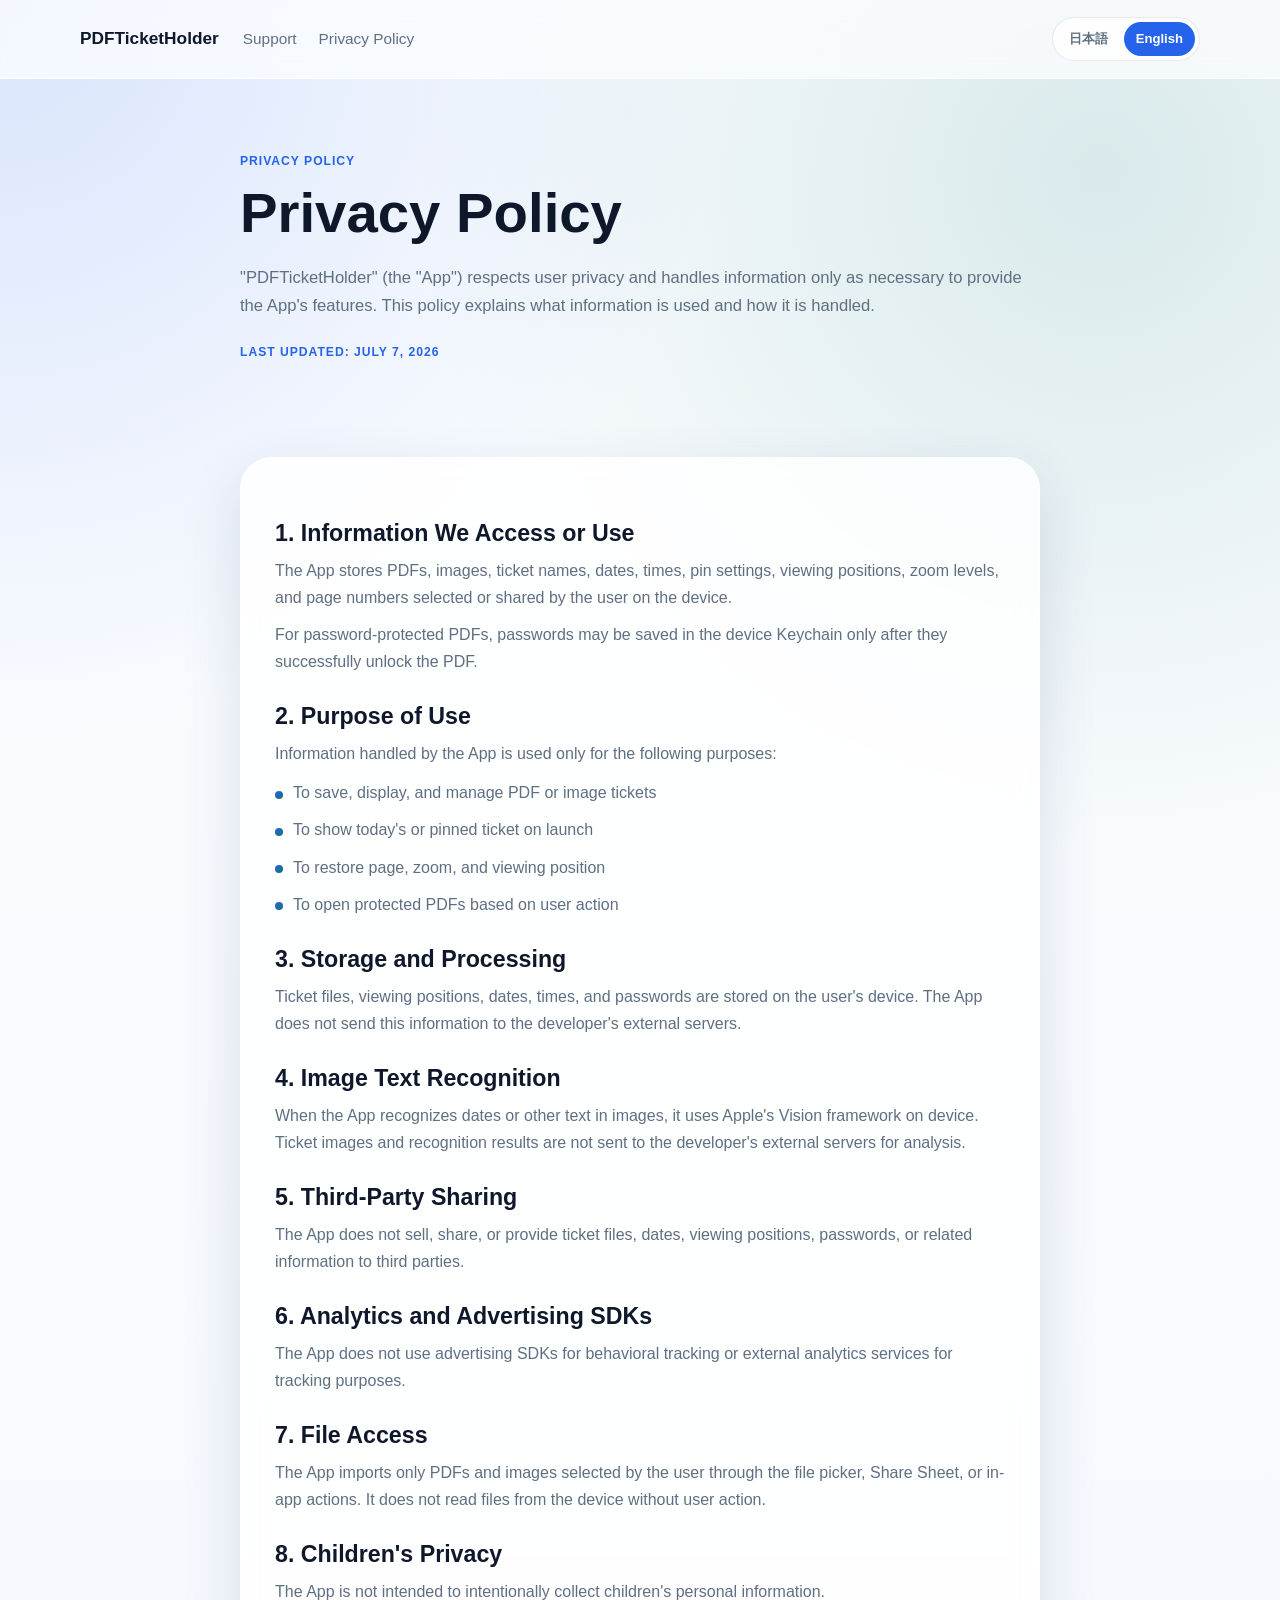
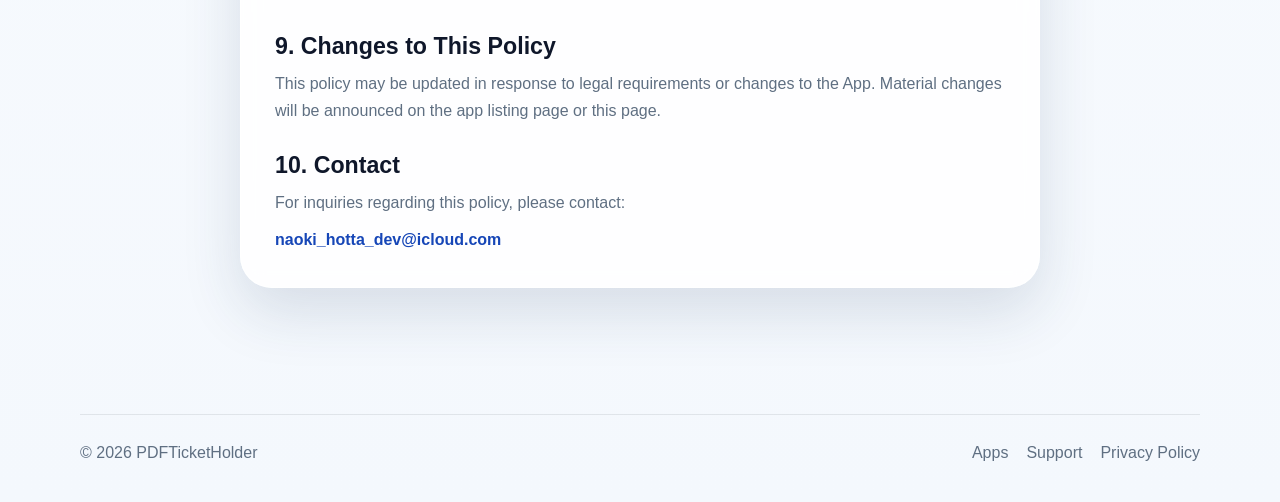
<file: PDFTicketHolder/privacy.html>
<!DOCTYPE html>
<html lang="ja" data-language="ja">
  <head>
    <meta charset="UTF-8" />
    <meta name="viewport" content="width=device-width, initial-scale=1.0" />
    <title>プライバシーポリシー | PDFTicketHolder</title>
    <meta
      name="description"
      content="PDFTicketHolderのプライバシーポリシー。チケットファイル、表示位置、日付、パスワード、画像文字認識の取り扱いについて説明します。"
    />
    <link rel="stylesheet" href="./styles.css" />
    <link rel="stylesheet" href="../language.css" />
  </head>
  <body>
    <header class="site-header">
      <div class="container nav">
        <a class="brand" href="./index.html">PDFTicketHolder</a>
        <nav class="nav-links" aria-label="Primary links">
          <a href="./index.html">
            <span data-lang="ja">サポート</span>
            <span data-lang="en">Support</span>
          </a>
          <a href="./privacy.html" aria-current="page">
            <span data-lang="ja">プライバシーポリシー</span>
            <span data-lang="en">Privacy Policy</span>
          </a>
        </nav>
        <div class="language-switch" aria-label="Language">
          <button type="button" data-language-button="ja">日本語</button>
          <button type="button" data-language-button="en">English</button>
        </div>
      </div>
    </header>

    <main class="policy-main">
      <section class="policy-hero">
        <div class="container narrow">
          <p class="eyebrow" data-lang="ja">プライバシーポリシー</p>
          <p class="eyebrow" data-lang="en">Privacy Policy</p>
          <h1 data-lang="ja">プライバシーポリシー</h1>
          <h1 data-lang="en">Privacy Policy</h1>
          <p class="lead" data-lang="ja">
            「PDFTicketHolder」（以下「本アプリ」）は、利用者のプライバシーを尊重し、アプリの機能提供に必要な範囲でのみ情報を取り扱います。
            本ポリシーでは、本アプリにおける情報の利用目的と取り扱い方法を説明します。
          </p>
          <p class="lead" data-lang="en">
            "PDFTicketHolder" (the "App") respects user privacy and handles information only as necessary to provide the
            App's features. This policy explains what information is used and how it is handled.
          </p>
          <p class="policy-date" data-lang="ja">最終更新日: 2026年7月7日</p>
          <p class="policy-date" data-lang="en">Last Updated: July 7, 2026</p>
        </div>
      </section>

      <section class="section">
        <div class="container narrow policy-card">
          <h2 data-lang="ja">1. 取得または利用する情報</h2>
          <h2 data-lang="en">1. Information We Access or Use</h2>
          <p data-lang="ja">
            本アプリは、利用者が選択または共有したPDF、画像、チケット名、日付、時刻、固定表示の設定、表示位置、拡大率、ページ番号などを端末内に保存します。
          </p>
          <p data-lang="en">
            The App stores PDFs, images, ticket names, dates, times, pin settings, viewing positions, zoom levels, and
            page numbers selected or shared by the user on the device.
          </p>
          <p data-lang="ja">
            パスワード付きPDFを開く場合、PDFを正常に開けたパスワードのみ、端末のKeychainに保存できます。
          </p>
          <p data-lang="en">
            For password-protected PDFs, passwords may be saved in the device Keychain only after they successfully
            unlock the PDF.
          </p>

          <h2 data-lang="ja">2. 利用目的</h2>
          <h2 data-lang="en">2. Purpose of Use</h2>
          <p data-lang="ja">本アプリで扱う情報は、以下の目的のためにのみ利用します。</p>
          <p data-lang="en">Information handled by the App is used only for the following purposes:</p>
          <ul class="policy-list">
            <li>
              <span data-lang="ja">PDFチケットや画像チケットを保存、表示、管理するため</span>
              <span data-lang="en">To save, display, and manage PDF or image tickets</span>
            </li>
            <li>
              <span data-lang="ja">当日のチケットや固定されたチケットを起動時に表示するため</span>
              <span data-lang="en">To show today's or pinned ticket on launch</span>
            </li>
            <li>
              <span data-lang="ja">PDFや画像の表示位置、拡大率、ページ番号を復元するため</span>
              <span data-lang="en">To restore page, zoom, and viewing position</span>
            </li>
            <li>
              <span data-lang="ja">パスワード付きPDFを利用者の操作に基づいて開くため</span>
              <span data-lang="en">To open protected PDFs based on user action</span>
            </li>
          </ul>

          <h2 data-lang="ja">3. 情報の保存と処理</h2>
          <h2 data-lang="en">3. Storage and Processing</h2>
          <p data-lang="ja">
            チケットファイル、表示位置、日付、時刻、パスワードは利用者の端末内に保存されます。本アプリは、これらの情報を開発者の外部サーバーへ送信しません。
          </p>
          <p data-lang="en">
            Ticket files, viewing positions, dates, times, and passwords are stored on the user's device. The App does
            not send this information to the developer's external servers.
          </p>

          <h2 data-lang="ja">4. 画像の文字認識</h2>
          <h2 data-lang="en">4. Image Text Recognition</h2>
          <p data-lang="ja">
            本アプリが画像内の日付などを読み取る場合、AppleのVisionフレームワークを使用して端末上で処理します。チケット画像や認識結果は、解析目的で開発者の外部サーバーへ送信されません。
          </p>
          <p data-lang="en">
            When the App recognizes dates or other text in images, it uses Apple's Vision framework on device. Ticket
            images and recognition results are not sent to the developer's external servers for analysis.
          </p>

          <h2 data-lang="ja">5. 第三者提供</h2>
          <h2 data-lang="en">5. Third-Party Sharing</h2>
          <p data-lang="ja">
            本アプリは、利用者のチケットファイル、日付、表示位置、パスワードなどの情報を第三者へ販売、共有、提供しません。
          </p>
          <p data-lang="en">
            The App does not sell, share, or provide ticket files, dates, viewing positions, passwords, or related
            information to third parties.
          </p>

          <h2 data-lang="ja">6. 解析ツール・広告SDK</h2>
          <h2 data-lang="en">6. Analytics and Advertising SDKs</h2>
          <p data-lang="ja">
            本アプリは、利用者の行動追跡を目的とした広告SDKや、トラッキング目的の外部解析サービスを使用しません。
          </p>
          <p data-lang="en">
            The App does not use advertising SDKs for behavioral tracking or external analytics services for tracking
            purposes.
          </p>

          <h2 data-lang="ja">7. ファイルアクセス</h2>
          <h2 data-lang="en">7. File Access</h2>
          <p data-lang="ja">
            本アプリは、利用者がファイル選択、共有シート、またはアプリ内操作で選んだPDFや画像のみを取り込みます。利用者の許可なく端末内のファイルを読み取ることはありません。
          </p>
          <p data-lang="en">
            The App imports only PDFs and images selected by the user through the file picker, Share Sheet, or in-app
            actions. It does not read files from the device without user action.
          </p>

          <h2 data-lang="ja">8. 子どもの個人情報</h2>
          <h2 data-lang="en">8. Children's Privacy</h2>
          <p data-lang="ja">
            本アプリは、意図的に子どもの個人情報を収集することを目的としていません。
          </p>
          <p data-lang="en">
            The App is not intended to intentionally collect children's personal information.
          </p>

          <h2 data-lang="ja">9. ポリシーの変更</h2>
          <h2 data-lang="en">9. Changes to This Policy</h2>
          <p data-lang="ja">
            本ポリシーは、法令やアプリ仕様の変更に応じて改定される場合があります。重要な変更がある場合は、アプリ配布ページまたは本ページ上で告知します。
          </p>
          <p data-lang="en">
            This policy may be updated in response to legal requirements or changes to the App. Material changes will be
            announced on the app listing page or this page.
          </p>

          <h2 data-lang="ja">10. お問い合わせ</h2>
          <h2 data-lang="en">10. Contact</h2>
          <p data-lang="ja">本ポリシーに関するお問い合わせは、以下のメールアドレスまでご連絡ください。</p>
          <p data-lang="en">For inquiries regarding this policy, please contact:</p>
          <p class="contact-line">
            <a href="mailto:naoki_hotta_dev@icloud.com">naoki_hotta_dev@icloud.com</a>
          </p>
        </div>
      </section>
    </main>

    <footer class="site-footer">
      <div class="container footer-row">
        <p>© 2026 PDFTicketHolder</p>
        <div class="footer-links">
          <a href="../index.html">Apps</a>
          <a href="./index.html">
            <span data-lang="ja">サポート</span>
            <span data-lang="en">Support</span>
          </a>
          <a href="./privacy.html">
            <span data-lang="ja">プライバシーポリシー</span>
            <span data-lang="en">Privacy Policy</span>
          </a>
        </div>
      </div>
    </footer>
    <script src="../language.js"></script>
  </body>
</html>
</file>
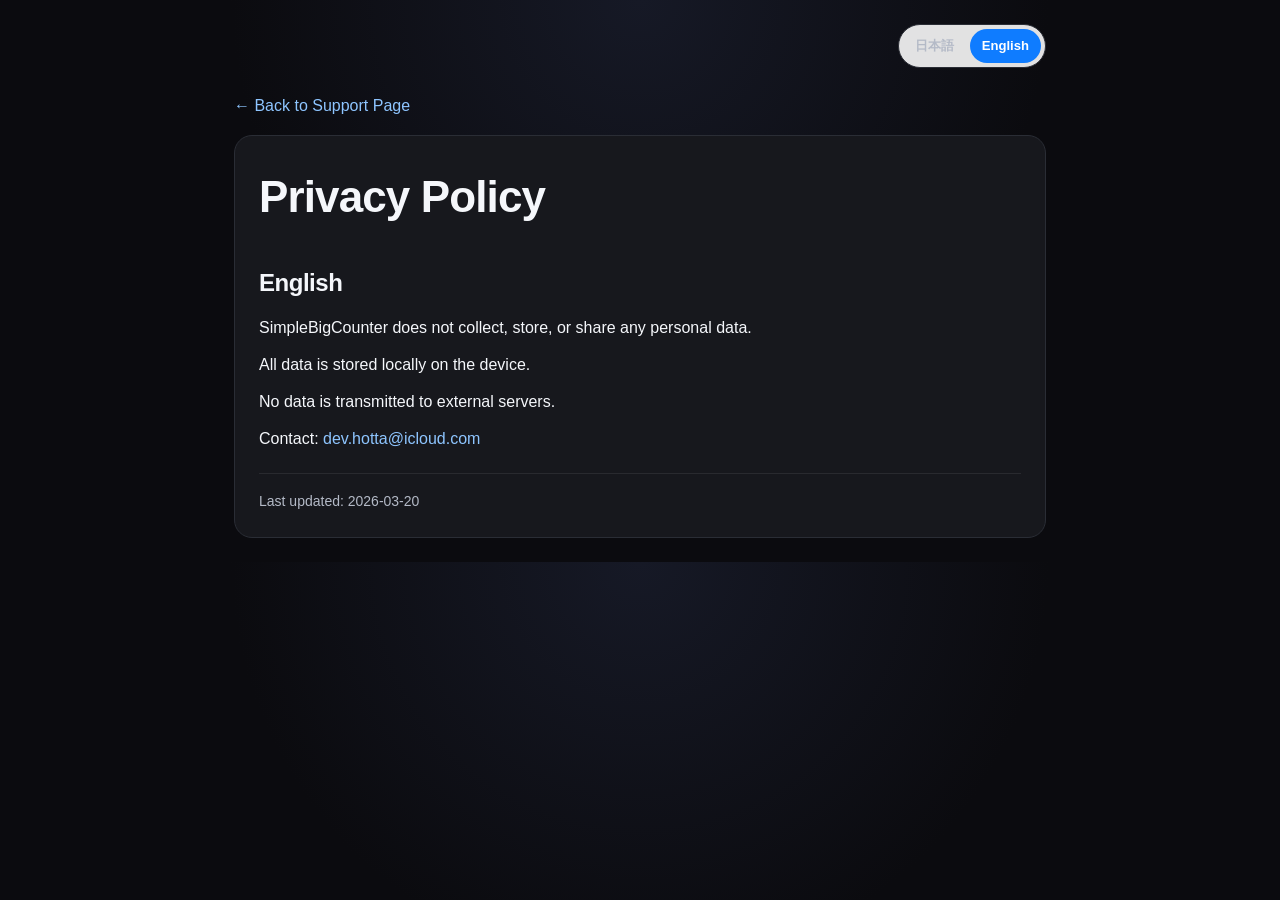
<file: SimpleBigCounter/privacy.html>
<!DOCTYPE html>
<html lang="ja">
<head>
  <meta charset="UTF-8" />
  <meta name="viewport" content="width=device-width, initial-scale=1.0" />
  <title>Privacy Policy | SimpleBigCounter</title>
  <meta name="description" content="SimpleBigCounter privacy policy in Japanese and English." />
  <link rel="stylesheet" href="../language.css" />
  <style>
    :root {
      --bg: #0b0b0f;
      --card: #17181d;
      --line: #2a2d35;
      --text: #f5f7fb;
      --muted: #b4bac7;
      --max: 860px;
    }
    * { box-sizing: border-box; }
    body {
      margin: 0;
      font-family: -apple-system, BlinkMacSystemFont, "Segoe UI", Roboto, Helvetica, Arial, sans-serif;
      background: radial-gradient(circle at top, #161926 0%, var(--bg) 48%);
      color: var(--text);
      line-height: 1.7;
    }
    a { color: #8ec5ff; text-decoration: none; }
    a:hover { text-decoration: underline; }
    .wrap { max-width: var(--max); margin: 0 auto; padding: 24px; }
    .card {
      background: var(--card);
      border: 1px solid var(--line);
      border-radius: 18px;
      padding: 24px;
    }
    h1, h2 { margin-top: 0; letter-spacing: -0.02em; }
    h1 { font-size: clamp(30px, 5vw, 44px); margin-bottom: 18px; }
    h2 { font-size: 24px; margin: 28px 0 10px; }
    p { margin: 0 0 10px; }
    .muted { color: var(--muted); }
    .toplink { margin-bottom: 16px; display: inline-block; }
    footer {
      margin-top: 20px;
      padding-top: 16px;
      border-top: 1px solid rgba(255,255,255,.08);
      color: var(--muted);
      font-size: 14px;
    }
  </style>
</head>
<body>
  <div class="wrap">
    <a class="toplink" href="./index.html" data-i18n="counter.back">← Back to Support Page</a>

    <div class="card">
      <h1 data-i18n="counter.privacy.heading">Privacy Policy</h1>

      <h2 data-lang="en">English</h2>
      <p data-lang="en">SimpleBigCounter does not collect, store, or share any personal data.</p>
      <p data-lang="en">All data is stored locally on the device.</p>
      <p data-lang="en">No data is transmitted to external servers.</p>
      <p data-lang="en">Contact: <a href="mailto:dev.hotta@icloud.com">dev.hotta@icloud.com</a></p>

      <h2 data-lang="ja">日本語</h2>
      <p data-lang="ja">SimpleBigCounter は個人情報を収集、保存、共有しません。</p>
      <p data-lang="ja">すべてのデータはデバイス内にのみ保存されます。</p>
      <p data-lang="ja">外部サーバーへのデータ送信は行いません。</p>
      <p data-lang="ja">お問い合わせ先: <a href="mailto:dev.hotta@icloud.com">dev.hotta@icloud.com</a></p>

      <footer>
        <div data-i18n="counter.privacy.updated">Last updated: 2026-03-20</div>
      </footer>
    </div>
  </div>
  <script src="../language.js"></script>
</body>
</html>
</file>
<file: language.css>
[data-language="ja"] [data-lang="en"],
[data-language="en"] [data-lang="ja"] {
  display: none !important;
}

[data-language="en"] .en-inline,
[data-language="en"] .en-title,
[data-language="en"] .subtle-inline {
  margin: 0;
  color: inherit;
  font: inherit;
  letter-spacing: inherit;
}

.apps-language-switch {
  display: inline-flex;
  flex: 0 0 auto;
  gap: 4px;
  padding: 4px;
  color: var(--text, #17212b);
  background: color-mix(in srgb, var(--surface, #fff) 88%, transparent);
  border: 1px solid var(--line, rgba(23, 33, 43, 0.14));
  border-radius: 999px;
}

.apps-language-switch button {
  min-height: 34px;
  padding: 0 12px;
  color: var(--muted, #657482);
  font: inherit;
  font-size: 0.82rem;
  font-weight: 800;
  line-height: 1;
  white-space: nowrap;
  cursor: pointer;
  background: transparent;
  border: 0;
  border-radius: 999px;
}

.apps-language-switch button:hover {
  color: var(--text, #17212b);
}

.apps-language-switch button:focus-visible {
  outline: 3px solid color-mix(in srgb, var(--primary, #0f7cff) 35%, transparent);
  outline-offset: 2px;
}

.apps-language-switch button[aria-pressed="true"] {
  color: #fff;
  background: var(--primary, #0f7cff);
}

.container > header > .apps-language-switch,
.wrap > .apps-language-switch {
  display: flex;
  width: fit-content;
  margin: 0 0 24px auto;
}

.site-header .nav > .apps-language-switch {
  margin-left: auto;
}

@media (max-width: 900px) {
  .site-header .nav:has(.apps-language-switch) {
    flex-wrap: wrap;
    padding-top: 12px;
    padding-bottom: 12px;
  }

  .site-header .nav:has(.apps-language-switch) > .nav-links {
    order: 3;
    width: 100%;
  }
}

@media (max-width: 720px) {
  .apps-language-switch button {
    min-height: 38px;
  }

  [data-language="en"] .hero-copy {
    min-width: 0;
  }

  [data-language="en"] .hero-line {
    white-space: normal;
    overflow-wrap: anywhere;
  }
}
</file>
<file: CircleMap/styles.css>
:root {
  --bg: #f6f8fb;
  --surface: #ffffff;
  --surface-soft: #eef5f3;
  --text: #17212b;
  --muted: #657482;
  --line: rgba(23, 33, 43, 0.1);
  --primary: #0f8f7f;
  --primary-dark: #086a61;
  --accent: #2f7df6;
  --warning: #f0a529;
  --shadow: 0 22px 56px rgba(28, 53, 70, 0.14);
  --container: 1120px;
}

* {
  box-sizing: border-box;
}

html {
  scroll-behavior: smooth;
}

body {
  margin: 0;
  font-family: "Hiragino Sans", "Noto Sans JP", "Yu Gothic", -apple-system, BlinkMacSystemFont, sans-serif;
  color: var(--text);
  background:
    radial-gradient(circle at 12% 0%, rgba(47, 125, 246, 0.14), transparent 28%),
    radial-gradient(circle at 88% 10%, rgba(15, 143, 127, 0.18), transparent 30%),
    linear-gradient(180deg, #fbfcfe 0%, var(--bg) 100%);
  line-height: 1.7;
}

a {
  color: inherit;
  text-decoration: none;
}

img {
  display: block;
  max-width: 100%;
}

.container {
  width: min(calc(100% - 40px), var(--container));
  margin: 0 auto;
}

.narrow {
  width: min(calc(100% - 40px), 820px);
}

.site-header {
  position: sticky;
  top: 0;
  z-index: 10;
  background: rgba(251, 252, 254, 0.82);
  border-bottom: 1px solid rgba(255, 255, 255, 0.85);
  backdrop-filter: blur(16px);
}

.nav,
.nav-links,
.hero-grid,
.cta-row,
.info-row,
.footer-row {
  display: flex;
  align-items: center;
}

.nav {
  min-height: 74px;
  justify-content: space-between;
  gap: 24px;
}

.brand {
  font-size: 1.1rem;
  font-weight: 800;
}

.nav-links {
  gap: 20px;
  color: var(--muted);
  font-size: 0.94rem;
}

.nav-links a:hover,
.footer-links a:hover {
  color: var(--primary);
}

.hero {
  padding: 66px 0 46px;
}

.hero-grid {
  display: grid;
  grid-template-columns: 1.05fr 0.95fr;
  gap: 44px;
}

.eyebrow,
.policy-date {
  margin: 0;
  color: var(--primary-dark);
  font-size: 0.76rem;
  font-weight: 800;
  letter-spacing: 0.08em;
  text-transform: uppercase;
}

h1,
h2,
h3,
p,
figure,
ul {
  margin: 0;
}

h1 {
  margin-top: 12px;
  font-size: clamp(2.55rem, 5vw, 4.8rem);
  line-height: 1.02;
}

h2 {
  font-size: clamp(1.75rem, 3.4vw, 3rem);
  line-height: 1.14;
}

h3 {
  font-size: 1.2rem;
  line-height: 1.35;
}

.lead {
  margin-top: 20px;
  color: var(--muted);
  font-size: 1.05rem;
}

.en-block,
.en-inline,
.policy-card p {
  color: var(--muted);
}

.en-block {
  display: block;
  margin-top: 8px;
}

.en-inline {
  display: block;
  margin-top: 6px;
  font-size: 0.72em;
  font-weight: 700;
}

.cta-row {
  gap: 14px;
  flex-wrap: wrap;
  margin-top: 28px;
}

.button {
  display: inline-flex;
  align-items: center;
  justify-content: center;
  min-height: 48px;
  padding: 0 20px;
  border-radius: 999px;
  font-weight: 800;
}

.button.primary {
  color: #fff;
  background: linear-gradient(135deg, var(--primary), var(--accent));
  box-shadow: 0 16px 32px rgba(15, 143, 127, 0.24);
}

.button.secondary {
  background: rgba(255, 255, 255, 0.78);
  border: 1px solid var(--line);
}

.quick-points {
  display: grid;
  gap: 10px;
  padding: 0;
  margin-top: 24px;
  list-style: none;
}

.quick-points li,
.policy-list li {
  position: relative;
  padding-left: 18px;
}

.quick-points li::before,
.policy-list li::before {
  position: absolute;
  top: 0.72em;
  left: 0;
  width: 8px;
  height: 8px;
  content: "";
  background: linear-gradient(135deg, var(--primary), var(--warning));
  border-radius: 50%;
}

.phone-stage {
  position: relative;
  min-height: 650px;
}

.phone {
  position: absolute;
  width: 52%;
  padding: 12px;
  background: rgba(255, 255, 255, 0.7);
  border: 1px solid rgba(255, 255, 255, 0.88);
  border-radius: 40px;
  box-shadow: var(--shadow);
  backdrop-filter: blur(10px);
}

.phone img {
  border-radius: 28px;
}

.phone.back {
  left: 0;
  bottom: 70px;
  transform: rotate(-7deg);
}

.phone.front {
  right: 10px;
  top: 0;
  transform: rotate(6deg);
}

.section {
  padding: 70px 0;
}

.section.alt {
  background: linear-gradient(180deg, rgba(238, 245, 243, 0.8), rgba(255, 255, 255, 0.36));
}

.section-heading {
  max-width: 740px;
  margin-bottom: 28px;
}

.section-copy {
  margin-top: 14px;
  color: var(--muted);
}

.feature-grid,
.gallery {
  display: grid;
  gap: 18px;
}

.feature-grid {
  grid-template-columns: repeat(3, minmax(0, 1fr));
}

.feature-card,
.shot-card,
.policy-card,
.info-row {
  background: rgba(255, 255, 255, 0.82);
  border: 1px solid rgba(255, 255, 255, 0.88);
  box-shadow: var(--shadow);
  backdrop-filter: blur(10px);
}

.feature-card {
  padding: 24px;
  border-radius: 22px;
}

.feature-card p {
  margin-top: 10px;
  color: var(--muted);
}

.gallery {
  grid-template-columns: repeat(4, minmax(0, 1fr));
}

.shot-card {
  padding: 12px;
  border-radius: 28px;
}

.shot-card img {
  width: 100%;
  aspect-ratio: 1320 / 2868;
  object-fit: cover;
  background: #e1e9ee;
  border-radius: 20px;
}

.shot-card figcaption {
  padding: 12px 6px 4px;
  font-size: 0.94rem;
  font-weight: 700;
}

.info-row {
  justify-content: space-between;
  gap: 24px;
  padding: 32px;
  border-radius: 28px;
}

.contact-line {
  margin-top: 14px;
  font-weight: 800;
}

.contact-line a {
  color: var(--primary-dark);
}

.policy-main {
  padding-bottom: 28px;
}

.policy-hero {
  padding: 70px 0 24px;
}

.policy-date {
  margin-top: 22px;
}

.policy-card {
  padding: 34px;
  border-radius: 28px;
}

.policy-card h2 {
  margin-top: 28px;
  font-size: 1.4rem;
}

.policy-card h2:first-child {
  margin-top: 0;
}

.policy-card p {
  margin-top: 10px;
}

.policy-list {
  display: grid;
  gap: 10px;
  padding: 0;
  margin-top: 12px;
  list-style: none;
  color: var(--muted);
}

.site-footer {
  padding: 28px 0 38px;
}

.footer-row {
  justify-content: space-between;
  gap: 18px;
  padding-top: 24px;
  color: var(--muted);
  border-top: 1px solid var(--line);
}

.footer-links {
  display: flex;
  gap: 18px;
}

@media (max-width: 980px) {
  .hero-grid {
    grid-template-columns: 1fr 1fr;
    gap: 28px;
  }

  .feature-grid {
    grid-template-columns: 1fr;
  }

  .gallery {
    grid-template-columns: repeat(2, minmax(0, 1fr));
  }

  .phone-stage {
    min-height: 580px;
  }
}

@media (max-width: 720px) {
  .nav {
    min-height: auto;
    padding: 16px 0;
    align-items: flex-start;
    flex-direction: column;
  }

  .nav-links {
    flex-wrap: wrap;
    gap: 12px;
  }

  .hero {
    padding-top: 42px;
  }

  .hero-grid,
  .gallery {
    grid-template-columns: 1fr;
  }

  .phone-stage {
    min-height: 520px;
  }

  .phone {
    width: 62%;
  }

  .section,
  .policy-hero {
    padding: 52px 0;
  }

  .info-row,
  .footer-row {
    align-items: flex-start;
    flex-direction: column;
  }
}
</file>
<file: CountdownCalendar/styles.css>
:root {
  --bg: #f4f7fb;
  --surface: rgba(255, 255, 255, 0.8);
  --surface-strong: #ffffff;
  --surface-alt: #ebf2fb;
  --text: #102033;
  --muted: #61738a;
  --line: rgba(16, 32, 51, 0.09);
  --primary: #0f7cff;
  --primary-deep: #0b59d0;
  --accent: #14c5c9;
  --shadow: 0 24px 60px rgba(26, 56, 94, 0.14);
  --radius-lg: 32px;
  --radius-md: 22px;
  --radius-sm: 16px;
  --container: 1120px;
}

* {
  box-sizing: border-box;
}

html {
  scroll-behavior: smooth;
}

body {
  margin: 0;
  font-family: "Hiragino Sans", "Noto Sans JP", "Yu Gothic", sans-serif;
  color: var(--text);
  background:
    radial-gradient(circle at top left, rgba(20, 197, 201, 0.22), transparent 28%),
    radial-gradient(circle at top right, rgba(15, 124, 255, 0.18), transparent 32%),
    linear-gradient(180deg, #f8fbff 0%, #eef4fb 100%);
  line-height: 1.7;
}

img {
  display: block;
  max-width: 100%;
}

a {
  color: inherit;
  text-decoration: none;
}

.container {
  width: min(calc(100% - 40px), var(--container));
  margin: 0 auto;
}

.narrow {
  width: min(calc(100% - 40px), 800px);
}

.site-header {
  position: sticky;
  top: 0;
  z-index: 20;
  backdrop-filter: blur(16px);
  background: rgba(248, 251, 255, 0.72);
  border-bottom: 1px solid rgba(255, 255, 255, 0.55);
}

.nav,
.footer-row,
.nav-links,
.cta-row,
.feature-strip-grid,
.callout {
  display: flex;
  align-items: center;
}

.nav {
  justify-content: space-between;
  min-height: 78px;
}

.brand {
  font-size: 1.1rem;
  font-weight: 800;
  letter-spacing: 0.02em;
}

.nav-links {
  gap: 22px;
  color: var(--muted);
  font-size: 0.96rem;
}

.nav-links a:hover,
.footer-links a:hover {
  color: var(--primary);
}

.hero {
  padding: 72px 0 48px;
}

.hero-grid {
  display: grid;
  grid-template-columns: 1.05fr 0.95fr;
  gap: 48px;
  align-items: center;
}

.eyebrow,
.feature-label,
.policy-date {
  color: var(--primary);
  font-weight: 700;
  letter-spacing: 0.08em;
  text-transform: uppercase;
  font-size: 0.76rem;
}

h1,
h2,
h3,
p,
ul,
figure {
  margin: 0;
}

h1 {
  font-size: clamp(2.3rem, 4.4vw, 4.2rem);
  line-height: 1.02;
  letter-spacing: -0.03em;
  margin-top: 12px;
}

.hero-line {
  display: block;
  white-space: nowrap;
}

h2 {
  font-size: clamp(1.8rem, 3.2vw, 2.8rem);
  line-height: 1.15;
}

h3 {
  font-size: 1.2rem;
  line-height: 1.35;
}

.lead {
  font-size: 1.04rem;
  color: var(--muted);
  margin-top: 22px;
}

.hero-subtitle {
  max-width: 34rem;
  margin-top: 14px;
  color: var(--muted);
  font-size: clamp(0.95rem, 1.3vw, 1.12rem);
  line-height: 1.55;
  font-weight: 600;
}

.en-title,
.en-inline,
.subtle-inline {
  display: block;
  margin-top: 8px;
  color: var(--muted);
}

.en-title {
  font-size: clamp(1.2rem, 2vw, 1.8rem);
  line-height: 1.3;
  font-weight: 700;
}

.en-inline {
  font-size: 0.72em;
  line-height: 1.4;
  font-weight: 600;
}

.subtle-inline {
  display: inline;
  color: var(--muted);
  font-weight: 600;
}

.en-block,
.en-paragraph {
  display: block;
  margin-top: 8px;
  color: var(--muted);
}

.cta-row {
  gap: 14px;
  margin-top: 28px;
  flex-wrap: wrap;
}

.button {
  display: inline-flex;
  align-items: center;
  justify-content: center;
  min-height: 48px;
  padding: 0 22px;
  border-radius: 999px;
  font-weight: 700;
}

.button.primary {
  color: #fff;
  background: linear-gradient(135deg, var(--primary) 0%, var(--primary-deep) 100%);
  box-shadow: 0 16px 30px rgba(15, 124, 255, 0.28);
}

.button.secondary {
  color: var(--text);
  background: rgba(255, 255, 255, 0.78);
  border: 1px solid rgba(16, 32, 51, 0.08);
}

.quick-points {
  list-style: none;
  display: grid;
  gap: 10px;
  margin-top: 26px;
  padding: 0;
  color: var(--text);
}

.quick-points li,
.policy-list li {
  position: relative;
  padding-left: 18px;
}

.quick-points li::before,
.policy-list li::before {
  content: "";
  position: absolute;
  left: 0;
  top: 0.72em;
  width: 8px;
  height: 8px;
  border-radius: 50%;
  background: linear-gradient(135deg, var(--primary), var(--accent));
}

.hero-visual {
  display: flex;
  justify-content: center;
}

.phone-stack {
  position: relative;
  width: min(100%, 480px);
  min-height: 670px;
}

.phone-card {
  position: absolute;
  width: 58%;
  background: rgba(255, 255, 255, 0.58);
  border: 1px solid rgba(255, 255, 255, 0.7);
  border-radius: 42px;
  padding: 14px;
  box-shadow: var(--shadow);
  backdrop-filter: blur(8px);
}

.phone-card img {
  width: 100%;
  border-radius: 30px;
}

.phone-card-back {
  left: 0;
  bottom: 60px;
  transform: rotate(-8deg);
}

.phone-card-front {
  right: 0;
  top: 0;
  transform: rotate(8deg);
}

.feature-strip {
  padding: 18px 0 24px;
}

.feature-strip-grid {
  gap: 18px;
  align-items: stretch;
}

.feature-strip-grid article,
.feature-card,
.shot-card,
.policy-card,
.callout {
  background: var(--surface);
  border: 1px solid rgba(255, 255, 255, 0.78);
  box-shadow: var(--shadow);
  backdrop-filter: blur(10px);
}

.feature-strip-grid article {
  flex: 1;
  padding: 24px;
  border-radius: var(--radius-md);
}

.feature-label {
  margin-bottom: 8px;
}

.section {
  padding: 72px 0;
}

.section.alt {
  background: linear-gradient(180deg, rgba(235, 242, 251, 0.7) 0%, rgba(248, 251, 255, 0.18) 100%);
}

.section-heading {
  max-width: 720px;
  margin-bottom: 28px;
}

.section-copy {
  color: var(--muted);
  margin-top: 14px;
}

.feature-grid {
  display: grid;
  grid-template-columns: repeat(2, minmax(0, 1fr));
  gap: 18px;
}

.feature-card {
  border-radius: var(--radius-md);
  padding: 28px;
}

.feature-card p,
.feature-strip-grid p,
.policy-card p {
  color: var(--muted);
  margin-top: 10px;
}

.contact-line {
  margin-top: 16px;
  font-weight: 700;
}

.contact-line a {
  color: var(--primary-deep);
}

.gallery {
  display: grid;
  grid-template-columns: repeat(4, minmax(0, 1fr));
  gap: 18px;
}

.shot-card {
  border-radius: 28px;
  padding: 14px;
}

.shot-card img {
  border-radius: 20px;
  aspect-ratio: 1260 / 2736;
  object-fit: cover;
  background: #dfe7f2;
}

.shot-card figcaption {
  padding: 14px 6px 6px;
  font-weight: 700;
  font-size: 0.96rem;
}

.callout {
  justify-content: space-between;
  gap: 20px;
  border-radius: var(--radius-lg);
  padding: 34px;
}

.site-footer {
  padding: 26px 0 36px;
}

.footer-row {
  justify-content: space-between;
  gap: 20px;
  color: var(--muted);
  border-top: 1px solid var(--line);
  padding-top: 24px;
}

.footer-links {
  display: flex;
  gap: 18px;
}

.policy-main {
  padding-bottom: 28px;
}

.policy-hero {
  padding: 72px 0 22px;
}

.policy-date {
  margin-top: 22px;
}

.policy-card {
  border-radius: var(--radius-lg);
  padding: 34px;
}

.policy-card h2 {
  margin-top: 28px;
  font-size: 1.45rem;
}

.policy-card h2:first-child {
  margin-top: 0;
}

.policy-list {
  list-style: none;
  padding: 0;
  margin-top: 12px;
  display: grid;
  gap: 10px;
}

@media (max-width: 980px) {
  .hero-grid,
  .feature-grid,
  .gallery {
    grid-template-columns: 1fr 1fr;
  }

  .hero-grid {
    gap: 28px;
  }

  .phone-stack {
    min-height: 600px;
  }

  .feature-strip-grid,
  .callout {
    flex-direction: column;
  }

  .callout {
    align-items: flex-start;
  }
}

@media (max-width: 720px) {
  .nav {
    min-height: 68px;
  }

  .nav-links {
    gap: 14px;
    font-size: 0.88rem;
  }

  .hero {
    padding-top: 42px;
  }

  .hero-grid,
  .feature-grid,
  .gallery {
    grid-template-columns: 1fr;
  }

  .phone-stack {
    min-height: 500px;
  }

  .phone-card {
    width: 64%;
  }

  .section,
  .policy-hero {
    padding: 54px 0;
  }

  .feature-card,
  .feature-strip-grid article,
  .policy-card,
  .callout {
    padding: 24px;
  }

  .footer-row {
    flex-direction: column;
    align-items: flex-start;
  }
}
</file>
<file: FitResultImporter/styles.css>
:root {
  --bg: #f5f8fb;
  --surface: rgba(255, 255, 255, 0.82);
  --surface-alt: #edf5f2;
  --text: #102033;
  --muted: #627386;
  --line: rgba(16, 32, 51, 0.09);
  --primary: #0a84ff;
  --primary-deep: #075fc3;
  --accent: #25c06d;
  --shadow: 0 24px 60px rgba(23, 48, 78, 0.14);
  --radius-lg: 32px;
  --radius-md: 22px;
  --container: 1120px;
}

* {
  box-sizing: border-box;
}

html {
  scroll-behavior: smooth;
}

body {
  margin: 0;
  font-family: "Hiragino Sans", "Noto Sans JP", "Yu Gothic", sans-serif;
  color: var(--text);
  background:
    radial-gradient(circle at top left, rgba(37, 192, 109, 0.18), transparent 30%),
    radial-gradient(circle at top right, rgba(10, 132, 255, 0.18), transparent 32%),
    linear-gradient(180deg, #fbfdff 0%, #edf4f7 100%);
  line-height: 1.7;
}

img {
  display: block;
  max-width: 100%;
}

a {
  color: inherit;
  text-decoration: none;
}

.container {
  width: min(calc(100% - 40px), var(--container));
  margin: 0 auto;
}

.narrow {
  width: min(calc(100% - 40px), 800px);
}

.site-header {
  position: sticky;
  top: 0;
  z-index: 20;
  backdrop-filter: blur(16px);
  background: rgba(251, 253, 255, 0.74);
  border-bottom: 1px solid rgba(255, 255, 255, 0.6);
}

.nav,
.footer-row,
.nav-links,
.cta-row,
.feature-strip-grid,
.callout {
  display: flex;
  align-items: center;
}

.nav {
  justify-content: space-between;
  min-height: 78px;
}

.brand {
  font-size: 1.08rem;
  font-weight: 800;
}

.nav-links {
  gap: 22px;
  color: var(--muted);
  font-size: 0.96rem;
}

.nav-links a:hover,
.footer-links a:hover {
  color: var(--primary);
}

.hero {
  padding: 72px 0 48px;
}

.hero-grid {
  display: grid;
  grid-template-columns: 1.06fr 0.94fr;
  gap: 48px;
  align-items: center;
}

.eyebrow,
.feature-label,
.policy-date {
  color: var(--primary);
  font-weight: 700;
  letter-spacing: 0.08em;
  text-transform: uppercase;
  font-size: 0.76rem;
}

h1,
h2,
h3,
p,
ul,
figure {
  margin: 0;
}

h1 {
  font-size: clamp(2.35rem, 4.4vw, 4.25rem);
  line-height: 1.03;
  margin-top: 12px;
}

.hero-line {
  display: block;
  white-space: nowrap;
}

h2 {
  font-size: clamp(1.8rem, 3.2vw, 2.8rem);
  line-height: 1.15;
}

h3 {
  font-size: 1.2rem;
  line-height: 1.35;
}

.lead {
  font-size: 1.04rem;
  color: var(--muted);
  margin-top: 22px;
}

.hero-subtitle {
  max-width: 34rem;
  margin-top: 14px;
  color: var(--muted);
  font-size: clamp(0.95rem, 1.3vw, 1.12rem);
  line-height: 1.55;
  font-weight: 600;
}

.en-title,
.en-inline,
.subtle-inline {
  display: block;
  margin-top: 8px;
  color: var(--muted);
}

.en-title {
  font-size: clamp(1.2rem, 2vw, 1.8rem);
  line-height: 1.3;
  font-weight: 700;
}

.en-inline {
  font-size: 0.72em;
  line-height: 1.4;
  font-weight: 600;
}

.subtle-inline {
  display: inline;
  color: var(--muted);
  font-weight: 600;
}

.en-block,
.en-paragraph {
  display: block;
  margin-top: 8px;
  color: var(--muted);
}

.cta-row {
  gap: 14px;
  margin-top: 28px;
  flex-wrap: wrap;
}

.button {
  display: inline-flex;
  align-items: center;
  justify-content: center;
  min-height: 48px;
  padding: 0 22px;
  border-radius: 999px;
  font-weight: 700;
}

.button.primary {
  color: #fff;
  background: linear-gradient(135deg, var(--primary) 0%, var(--primary-deep) 100%);
  box-shadow: 0 16px 30px rgba(10, 132, 255, 0.28);
}

.button.secondary {
  color: var(--text);
  background: rgba(255, 255, 255, 0.78);
  border: 1px solid rgba(16, 32, 51, 0.08);
}

.quick-points {
  list-style: none;
  display: grid;
  gap: 10px;
  margin-top: 26px;
  padding: 0;
  color: var(--text);
}

.quick-points li,
.policy-list li {
  position: relative;
  padding-left: 18px;
}

.quick-points li::before,
.policy-list li::before {
  content: "";
  position: absolute;
  left: 0;
  top: 0.72em;
  width: 8px;
  height: 8px;
  border-radius: 50%;
  background: linear-gradient(135deg, var(--primary), var(--accent));
}

.hero-visual {
  display: flex;
  justify-content: center;
}

.phone-stack {
  position: relative;
  width: min(100%, 480px);
  min-height: 670px;
}

.phone-card {
  position: absolute;
  width: 58%;
  background: rgba(255, 255, 255, 0.62);
  border: 1px solid rgba(255, 255, 255, 0.72);
  border-radius: 42px;
  padding: 14px;
  box-shadow: var(--shadow);
  backdrop-filter: blur(8px);
}

.phone-card img {
  width: 100%;
  border-radius: 30px;
}

.phone-card-back {
  left: 0;
  bottom: 56px;
  transform: rotate(-8deg);
}

.phone-card-front {
  right: 0;
  top: 0;
  transform: rotate(8deg);
}

.feature-strip {
  padding: 18px 0 24px;
}

.feature-strip-grid {
  gap: 18px;
  align-items: stretch;
}

.feature-strip-grid article,
.feature-card,
.shot-card,
.policy-card,
.callout {
  background: var(--surface);
  border: 1px solid rgba(255, 255, 255, 0.78);
  box-shadow: var(--shadow);
  backdrop-filter: blur(10px);
}

.feature-strip-grid article {
  flex: 1;
  padding: 24px;
  border-radius: var(--radius-md);
}

.feature-label {
  margin-bottom: 8px;
}

.section {
  padding: 72px 0;
}

.section.alt {
  background: linear-gradient(180deg, rgba(237, 245, 242, 0.82) 0%, rgba(251, 253, 255, 0.18) 100%);
}

.section-heading {
  max-width: 720px;
  margin-bottom: 28px;
}

.section-copy {
  color: var(--muted);
  margin-top: 14px;
}

.feature-grid {
  display: grid;
  grid-template-columns: repeat(2, minmax(0, 1fr));
  gap: 18px;
}

.feature-card {
  border-radius: var(--radius-md);
  padding: 28px;
}

.feature-card p,
.feature-strip-grid p,
.policy-card p {
  color: var(--muted);
  margin-top: 10px;
}

.contact-line {
  margin-top: 16px;
  font-weight: 700;
}

.contact-line a {
  color: var(--primary-deep);
}

.gallery {
  display: grid;
  grid-template-columns: repeat(4, minmax(0, 1fr));
  gap: 18px;
}

.shot-card {
  border-radius: 28px;
  padding: 14px;
}

.shot-card img {
  border-radius: 20px;
  aspect-ratio: 1260 / 2736;
  object-fit: cover;
  background: #e5ebf0;
}

.shot-card figcaption {
  padding: 14px 6px 6px;
  font-weight: 700;
  font-size: 0.96rem;
}

.callout {
  justify-content: space-between;
  gap: 20px;
  border-radius: var(--radius-lg);
  padding: 34px;
}

.site-footer {
  padding: 26px 0 36px;
}

.footer-row {
  justify-content: space-between;
  gap: 20px;
  color: var(--muted);
  border-top: 1px solid var(--line);
  padding-top: 24px;
}

.footer-links {
  display: flex;
  gap: 18px;
}

.policy-main {
  padding-bottom: 28px;
}

.policy-hero {
  padding: 72px 0 22px;
}

.policy-date {
  margin-top: 22px;
}

.policy-card {
  border-radius: var(--radius-lg);
  padding: 34px;
}

.policy-card h2 {
  margin-top: 28px;
  font-size: 1.45rem;
}

.policy-card h2:first-child {
  margin-top: 0;
}

.policy-list {
  list-style: none;
  padding: 0;
  margin-top: 12px;
  display: grid;
  gap: 10px;
}

@media (max-width: 980px) {
  .hero-grid,
  .feature-grid,
  .gallery {
    grid-template-columns: 1fr 1fr;
  }

  .hero-grid {
    gap: 28px;
  }

  .phone-stack {
    min-height: 600px;
  }

  .feature-strip-grid,
  .callout {
    flex-direction: column;
  }

  .callout {
    align-items: flex-start;
  }
}

@media (max-width: 720px) {
  .nav {
    min-height: 68px;
  }

  .nav-links {
    gap: 14px;
    font-size: 0.88rem;
  }

  .hero {
    padding-top: 42px;
  }

  .hero-grid,
  .feature-grid,
  .gallery {
    grid-template-columns: 1fr;
  }

  .phone-stack {
    min-height: 500px;
  }

  .phone-card {
    width: 64%;
  }

  .section,
  .policy-hero {
    padding: 54px 0;
  }

  .feature-card,
  .feature-strip-grid article,
  .policy-card,
  .callout {
    padding: 24px;
  }

  .footer-row {
    flex-direction: column;
    align-items: flex-start;
  }
}
</file>
<file: InvoiceRegistryChecker/styles.css>
:root {
  --bg: #f5f7fb;
  --surface: #ffffff;
  --text: #17212b;
  --muted: #667585;
  --line: rgba(23, 33, 43, 0.1);
  --primary: #0b6f67;
  --primary-dark: #084f4a;
  --accent: #f2b84b;
  --shadow: 0 18px 44px rgba(21, 43, 58, 0.11);
}

* {
  box-sizing: border-box;
}

body {
  margin: 0;
  font-family: "Hiragino Sans", "Noto Sans JP", "Yu Gothic", -apple-system, BlinkMacSystemFont, sans-serif;
  color: var(--text);
  background:
    linear-gradient(145deg, rgba(11, 111, 103, 0.1), transparent 36%),
    linear-gradient(20deg, rgba(242, 184, 75, 0.18), transparent 32%),
    var(--bg);
  line-height: 1.75;
}

a {
  color: inherit;
  text-decoration: none;
}

a:hover {
  text-decoration: underline;
}

.container {
  width: min(calc(100% - 40px), 980px);
  margin: 0 auto;
}

.narrow {
  width: min(calc(100% - 40px), 820px);
}

.site-header {
  background: rgba(255, 255, 255, 0.84);
  border-bottom: 1px solid var(--line);
  backdrop-filter: blur(14px);
}

.nav {
  display: flex;
  min-height: 72px;
  align-items: center;
  justify-content: space-between;
  gap: 18px;
}

.brand {
  color: var(--primary-dark);
  font-weight: 900;
}

.nav-links {
  display: flex;
  flex-wrap: wrap;
  gap: 16px;
  color: var(--muted);
  font-size: 0.92rem;
  font-weight: 700;
}

.hero,
.policy-hero {
  padding: 64px 0 34px;
}

.eyebrow {
  margin: 0 0 10px;
  color: var(--primary);
  font-size: 0.78rem;
  font-weight: 900;
  letter-spacing: 0.08em;
  text-transform: uppercase;
}

h1 {
  max-width: 760px;
  margin: 0;
  font-size: clamp(2.25rem, 6vw, 4.5rem);
  line-height: 1.08;
}

h2 {
  margin: 34px 0 10px;
  font-size: 1.35rem;
}

p {
  margin: 0 0 12px;
}

.lead {
  max-width: 720px;
  margin-top: 18px;
  color: var(--muted);
  font-size: 1.05rem;
}

.actions {
  display: flex;
  flex-wrap: wrap;
  gap: 12px;
  margin-top: 28px;
}

.button {
  display: inline-flex;
  min-height: 46px;
  align-items: center;
  justify-content: center;
  padding: 0 18px;
  border: 1px solid var(--line);
  border-radius: 8px;
  background: var(--surface);
  font-weight: 800;
}

.button.primary {
  color: #fff;
  background: var(--primary);
  border-color: var(--primary);
}

.section {
  padding: 26px 0 64px;
}

.card,
.policy-card {
  padding: 30px;
  background: rgba(255, 255, 255, 0.9);
  border: 1px solid rgba(255, 255, 255, 0.95);
  border-radius: 12px;
  box-shadow: var(--shadow);
}

.feature-grid {
  display: grid;
  grid-template-columns: repeat(3, minmax(0, 1fr));
  gap: 14px;
}

.feature {
  padding: 20px;
  background: var(--surface);
  border: 1px solid var(--line);
  border-radius: 8px;
}

.feature h2 {
  margin-top: 0;
}

.policy-date,
.muted,
.en-paragraph,
.en-block {
  color: var(--muted);
}

.en-block {
  display: block;
  margin-top: 8px;
}

.policy-list {
  margin: 12px 0 0;
  padding-left: 1.3rem;
}

.contact-line a {
  color: var(--primary-dark);
  font-weight: 800;
}

.site-footer {
  border-top: 1px solid var(--line);
  background: rgba(255, 255, 255, 0.72);
}

.footer-row {
  display: flex;
  min-height: 78px;
  align-items: center;
  justify-content: space-between;
  gap: 16px;
  color: var(--muted);
}

.footer-links {
  display: flex;
  flex-wrap: wrap;
  gap: 14px;
  font-weight: 700;
}

@media (max-width: 760px) {
  .nav,
  .footer-row {
    align-items: flex-start;
    flex-direction: column;
    justify-content: center;
    padding: 16px 0;
  }

  .feature-grid {
    grid-template-columns: 1fr;
  }

  .card,
  .policy-card {
    padding: 22px;
  }
}
</file>
<file: KanjiKakitori/styles.css>
:root {
  --bg: #f5f8fc;
  --surface: #ffffff;
  --surface-soft: #edf5ff;
  --text: #11233b;
  --muted: #607086;
  --line: rgba(17, 35, 59, 0.11);
  --primary: #2568c9;
  --primary-dark: #1f5fbf;
  --mint: #62c996;
  --orange: #f1a35f;
  --shadow: 0 24px 60px rgba(42, 78, 124, 0.15);
  --container: 1120px;
}

* { box-sizing: border-box; }

html { scroll-behavior: smooth; }

body {
  margin: 0;
  color: var(--text);
  font-family: "Hiragino Sans", "Noto Sans JP", "Yu Gothic", -apple-system, BlinkMacSystemFont, sans-serif;
  line-height: 1.75;
  background:
    radial-gradient(circle at 7% 1%, rgba(119, 181, 255, 0.25), transparent 27%),
    radial-gradient(circle at 92% 7%, rgba(98, 201, 150, 0.2), transparent 25%),
    linear-gradient(180deg, #fbfdff 0%, var(--bg) 100%);
}

a { color: inherit; text-decoration: none; }
img { display: block; max-width: 100%; }
h1, h2, h3, p, figure, ul { margin: 0; }

.container { width: min(calc(100% - 40px), var(--container)); margin: 0 auto; }
.narrow { width: min(calc(100% - 40px), 820px); }

.site-header {
  position: sticky;
  z-index: 10;
  top: 0;
  background: rgba(251, 253, 255, 0.84);
  border-bottom: 1px solid rgba(255, 255, 255, 0.9);
  backdrop-filter: blur(16px);
}

.nav, .nav-links, .hero-grid, .cta-row, .support-row, .footer-row {
  display: flex;
  align-items: center;
}

.nav { min-height: 74px; justify-content: space-between; gap: 24px; }
.brand { display: inline-flex; align-items: center; gap: 11px; font-weight: 900; }
.brand img { width: 36px; height: 36px; border-radius: 9px; box-shadow: 0 5px 12px rgba(31, 95, 191, 0.2); }
.nav-links { gap: 20px; color: var(--muted); font-size: 0.92rem; }
.nav-links a:hover, .footer-links a:hover { color: var(--primary-dark); }

.hero { padding: 72px 0 64px; overflow: hidden; }
.hero-grid { display: grid; grid-template-columns: 1fr 0.9fr; gap: 54px; }
.app-mark { width: 86px; height: 86px; margin-bottom: 22px; border-radius: 22px; box-shadow: 0 18px 36px rgba(31, 95, 191, 0.22); }
.eyebrow, .policy-date { color: var(--primary-dark); font-size: 0.76rem; font-weight: 900; letter-spacing: 0.1em; text-transform: uppercase; }
h1 { margin-top: 10px; font-size: clamp(2.7rem, 6vw, 5.4rem); line-height: 1.02; letter-spacing: -0.04em; }
h2 { font-size: clamp(1.9rem, 3.5vw, 3.1rem); line-height: 1.18; letter-spacing: -0.025em; }
h3 { font-size: 1.18rem; line-height: 1.4; }
.hero-tagline { margin-top: 16px; font-size: clamp(1.25rem, 2.2vw, 1.6rem); font-weight: 900; }
.lead { margin-top: 14px; color: var(--muted); font-size: 1.04rem; }
.cta-row { flex-wrap: wrap; gap: 13px; margin-top: 28px; }

.button {
  display: inline-flex;
  min-height: 48px;
  align-items: center;
  justify-content: center;
  padding: 0 20px;
  border: 1px solid var(--line);
  border-radius: 999px;
  font-weight: 900;
  background: rgba(255, 255, 255, 0.82);
}
.button.primary { color: #fff; border-color: transparent; background: linear-gradient(135deg, var(--primary), #66a4ff); box-shadow: 0 15px 30px rgba(52, 126, 234, 0.25); }
.button:focus-visible, a:focus-visible { outline: 3px solid rgba(52, 126, 234, 0.35); outline-offset: 3px; }

.phone-stage { position: relative; min-height: 650px; }
.phone { position: absolute; width: 53%; padding: 10px; background: rgba(255,255,255,0.78); border: 1px solid rgba(255,255,255,0.92); border-radius: 37px; box-shadow: var(--shadow); }
.phone img { border-radius: 28px; }
.phone.back { left: 1%; bottom: 45px; transform: rotate(-6deg); }
.phone.front { right: 2%; top: 0; transform: rotate(5deg); }

.section { padding: 76px 0; }
.section.alt { background: linear-gradient(180deg, rgba(237,245,255,0.82), rgba(255,255,255,0.32)); }
.section-heading { max-width: 760px; margin-bottom: 30px; }
.section-copy { margin-top: 14px; color: var(--muted); }
.feature-grid, .gallery { display: grid; gap: 18px; }
.feature-grid { grid-template-columns: repeat(3, minmax(0, 1fr)); }
.feature-card, .shot-card, .support-row, .policy-card { background: rgba(255,255,255,0.84); border: 1px solid rgba(255,255,255,0.92); box-shadow: var(--shadow); backdrop-filter: blur(10px); }
.feature-card { padding: 24px; border-radius: 22px; }
.feature-card p { margin-top: 9px; color: var(--muted); }
.feature-icon { display: grid; width: 38px; height: 38px; margin-bottom: 16px; place-items: center; color: var(--primary-dark); font-weight: 900; background: var(--surface-soft); border-radius: 12px; }

.gallery { grid-template-columns: repeat(3, minmax(0, 1fr)); }
.shot-card { padding: 12px; border-radius: 30px; }
.shot-card img { width: 100%; aspect-ratio: 1320 / 2868; object-fit: cover; background: #e7edf5; border-radius: 21px; }
.shot-card figcaption { padding: 12px 7px 5px; font-size: 0.93rem; font-weight: 800; }

.support-row { justify-content: space-between; gap: 28px; padding: 34px; border-radius: 28px; }
.contact-line { margin-top: 12px; font-weight: 800; }
.contact-line a { color: var(--primary-dark); text-decoration: underline; text-decoration-thickness: 1px; text-underline-offset: 3px; }
.disclaimer { margin-top: 18px; color: var(--muted); font-size: 0.9rem; }

.policy-main { padding-bottom: 28px; }
.policy-hero { padding: 72px 0 28px; }
.policy-hero h1 { font-size: clamp(2.35rem, 5vw, 4.5rem); }
.policy-date { margin-top: 22px; }
.policy-card { padding: 36px; border-radius: 28px; }
.policy-card h2 { margin-top: 30px; font-size: 1.4rem; letter-spacing: 0; }
.policy-card h2:first-child { margin-top: 0; }
.policy-card p { margin-top: 10px; color: var(--muted); }
.policy-list { display: grid; gap: 9px; padding: 0; margin-top: 12px; color: var(--muted); list-style: none; }
.policy-list li { position: relative; padding-left: 19px; }
.policy-list li::before { position: absolute; top: 0.72em; left: 0; width: 8px; height: 8px; content: ""; background: linear-gradient(135deg, var(--primary), var(--mint)); border-radius: 50%; }

.site-footer { padding: 28px 0 40px; }
.footer-row { justify-content: space-between; gap: 18px; padding-top: 24px; color: var(--muted); border-top: 1px solid var(--line); }
.footer-links { display: flex; flex-wrap: wrap; gap: 18px; }

@media (max-width: 920px) {
  .hero-grid { grid-template-columns: 1fr 1fr; gap: 28px; }
  .feature-grid { grid-template-columns: 1fr; }
  .phone-stage { min-height: 570px; }
}

@media (max-width: 720px) {
  .nav { min-height: auto; align-items: flex-start; flex-direction: column; padding: 15px 0; }
  .nav-links { flex-wrap: wrap; gap: 11px 16px; }
  .hero { padding: 46px 0 54px; }
  .hero-grid { grid-template-columns: 1fr; }
  .phone-stage { min-height: 510px; margin-top: 12px; }
  .phone { width: 61%; }
  .section, .policy-hero { padding: 54px 0; }
  .gallery { grid-template-columns: 1fr; }
  .support-row, .footer-row { align-items: flex-start; flex-direction: column; }
  .policy-card { padding: 25px; }
}

@media (prefers-reduced-motion: reduce) {
  html { scroll-behavior: auto; }
}
</file>
<file: PDFTicketHolder/styles.css>
:root {
  --bg: #f4f8fd;
  --surface: rgba(255, 255, 255, 0.84);
  --surface-alt: #edf6ff;
  --text: #0f172a;
  --muted: #5f6f82;
  --line: rgba(15, 23, 42, 0.09);
  --primary: #2563eb;
  --primary-deep: #1646b7;
  --accent: #0f766e;
  --warm: #ea580c;
  --shadow: 0 24px 60px rgba(25, 55, 95, 0.14);
  --radius-lg: 32px;
  --radius-md: 22px;
  --container: 1120px;
}

* {
  box-sizing: border-box;
}

html {
  scroll-behavior: smooth;
}

body {
  margin: 0;
  font-family: "Hiragino Sans", "Noto Sans JP", "Yu Gothic", -apple-system, BlinkMacSystemFont, sans-serif;
  color: var(--text);
  background:
    radial-gradient(circle at top left, rgba(37, 99, 235, 0.16), transparent 30%),
    radial-gradient(circle at 86% 8%, rgba(15, 118, 110, 0.14), transparent 31%),
    linear-gradient(180deg, #fbfdff 0%, var(--bg) 100%);
  line-height: 1.7;
  overflow-x: hidden;
}

img {
  display: block;
  max-width: 100%;
}

a {
  color: inherit;
  text-decoration: none;
}

[data-language="ja"] [data-lang="en"],
[data-language="en"] [data-lang="ja"] {
  display: none !important;
}

.container {
  width: min(calc(100% - 40px), var(--container));
  margin: 0 auto;
}

.narrow {
  width: min(calc(100% - 40px), 800px);
}

.site-header {
  position: sticky;
  top: 0;
  z-index: 20;
  background: rgba(251, 253, 255, 0.78);
  border-bottom: 1px solid rgba(255, 255, 255, 0.72);
  backdrop-filter: blur(16px);
}

.nav,
.footer-row,
.nav-links,
.cta-row,
.feature-strip-grid,
.callout {
  display: flex;
  align-items: center;
}

.nav {
  min-height: 78px;
  justify-content: space-between;
  gap: 24px;
}

.brand {
  font-size: 1.08rem;
  font-weight: 800;
}

.nav-links {
  gap: 22px;
  color: var(--muted);
  font-size: 0.96rem;
}

.nav-links a {
  overflow-wrap: anywhere;
}

.nav-links a:hover,
.footer-links a:hover {
  color: var(--primary);
}

.language-switch {
  display: inline-flex;
  flex: 0 0 auto;
  gap: 4px;
  padding: 4px;
  background: rgba(255, 255, 255, 0.8);
  border: 1px solid var(--line);
  border-radius: 999px;
}

.language-switch button {
  min-height: 34px;
  padding: 0 12px;
  color: var(--muted);
  font: inherit;
  font-size: 0.88rem;
  font-weight: 800;
  cursor: pointer;
  background: transparent;
  border: 0;
  border-radius: 999px;
}

.language-switch button[aria-pressed="true"] {
  color: #fff;
  background: var(--primary);
}

.hero {
  padding: 72px 0 48px;
}

.hero-grid {
  display: grid;
  grid-template-columns: 1.05fr 0.95fr;
  align-items: center;
  gap: 48px;
}

.hero-copy,
.feature-card,
.feature-strip-grid article,
.callout {
  min-width: 0;
}

.eyebrow,
.feature-label,
.policy-date {
  color: var(--primary);
  font-size: 0.76rem;
  font-weight: 800;
  letter-spacing: 0.08em;
  text-transform: uppercase;
}

h1,
h2,
h3,
p,
ul,
figure {
  margin: 0;
}

h1 {
  margin-top: 12px;
  font-size: clamp(2.32rem, 4.4vw, 4.25rem);
  line-height: 1.03;
}

.hero-line {
  display: block;
  white-space: nowrap;
}

h2 {
  font-size: clamp(1.8rem, 3.2vw, 2.8rem);
  line-height: 1.15;
}

h3 {
  font-size: 1.2rem;
  line-height: 1.35;
}

.lead {
  margin-top: 22px;
  color: var(--muted);
  font-size: 1.04rem;
}

.hero-subtitle {
  max-width: 34rem;
  margin-top: 14px;
  color: var(--muted);
  font-size: clamp(0.95rem, 1.3vw, 1.12rem);
  font-weight: 600;
  line-height: 1.55;
}

.en-inline,
.subtle-inline {
  display: block;
  margin-top: 8px;
  color: var(--muted);
}

.en-inline {
  font-size: 0.72em;
  font-weight: 650;
  line-height: 1.4;
}

.en-block {
  display: block;
  margin-top: 8px;
  color: var(--muted);
}

.copy-line {
  display: block;
  max-width: 100%;
}

.lead,
.hero-subtitle,
.quick-points li,
.feature-card p,
.feature-strip-grid p,
.policy-card p,
.callout p {
  overflow-wrap: anywhere;
  word-break: break-word;
}

.cta-row {
  flex-wrap: wrap;
  gap: 14px;
  margin-top: 28px;
}

.button {
  display: inline-flex;
  min-height: 48px;
  align-items: center;
  justify-content: center;
  padding: 0 22px;
  border-radius: 999px;
  font-weight: 800;
}

.button.primary {
  color: #fff;
  background: linear-gradient(135deg, var(--primary), var(--primary-deep));
  box-shadow: 0 16px 30px rgba(37, 99, 235, 0.26);
}

.button.secondary {
  color: var(--text);
  background: rgba(255, 255, 255, 0.78);
  border: 1px solid rgba(15, 23, 42, 0.08);
}

.quick-points {
  display: grid;
  gap: 10px;
  padding: 0;
  margin-top: 26px;
  color: var(--text);
  list-style: none;
}

.quick-points li,
.policy-list li {
  position: relative;
  padding-left: 18px;
}

.quick-points li::before,
.policy-list li::before {
  position: absolute;
  top: 0.72em;
  left: 0;
  width: 8px;
  height: 8px;
  content: "";
  background: linear-gradient(135deg, var(--primary), var(--accent));
  border-radius: 50%;
}

.hero-visual {
  display: flex;
  justify-content: center;
}

.phone-stack {
  position: relative;
  width: min(100%, 500px);
  min-height: 690px;
}

.phone-card {
  position: absolute;
  width: 58%;
  padding: 14px;
  background: rgba(255, 255, 255, 0.64);
  border: 1px solid rgba(255, 255, 255, 0.76);
  border-radius: 42px;
  box-shadow: var(--shadow);
  backdrop-filter: blur(8px);
}

.phone-card img {
  width: 100%;
  border-radius: 30px;
}

.phone-card-back {
  bottom: 58px;
  left: 0;
  transform: rotate(-7deg);
}

.phone-card-front {
  top: 0;
  right: 0;
  transform: rotate(7deg);
}

.feature-strip {
  padding: 18px 0 24px;
}

.feature-strip-grid {
  align-items: stretch;
  gap: 18px;
}

.feature-strip-grid article,
.feature-card,
.shot-card,
.policy-card,
.callout {
  background: var(--surface);
  border: 1px solid rgba(255, 255, 255, 0.78);
  box-shadow: var(--shadow);
  backdrop-filter: blur(10px);
}

.feature-strip-grid article {
  flex: 1;
  padding: 24px;
  border-radius: var(--radius-md);
}

.feature-label {
  margin-bottom: 8px;
  color: var(--accent);
}

.section {
  padding: 72px 0;
}

.section.alt {
  background: linear-gradient(180deg, rgba(237, 246, 255, 0.84) 0%, rgba(251, 253, 255, 0.18) 100%);
}

.section-heading {
  max-width: 720px;
  margin-bottom: 28px;
}

.section-copy {
  margin-top: 14px;
  color: var(--muted);
}

.feature-grid {
  display: grid;
  grid-template-columns: repeat(2, minmax(0, 1fr));
  gap: 18px;
}

.feature-card {
  padding: 28px;
  border-radius: var(--radius-md);
}

.feature-card p,
.feature-strip-grid p,
.policy-card p,
.callout p {
  margin-top: 10px;
  color: var(--muted);
}

.contact-line {
  margin-top: 16px;
  font-weight: 800;
}

.contact-line a {
  color: var(--primary-deep);
}

.gallery {
  display: grid;
  grid-template-columns: repeat(5, minmax(0, 1fr));
  gap: 18px;
}

.shot-card {
  padding: 14px;
  border-radius: 28px;
}

.shot-card img {
  width: 100%;
  aspect-ratio: 1320 / 2868;
  object-fit: cover;
  background: #e6eef7;
  border-radius: 20px;
}

.shot-card figcaption {
  padding: 14px 6px 6px;
  font-size: 0.94rem;
  font-weight: 800;
}

.callout {
  justify-content: space-between;
  gap: 20px;
  padding: 34px;
  border-radius: var(--radius-lg);
}

.site-footer {
  padding: 26px 0 36px;
}

.footer-row {
  justify-content: space-between;
  gap: 20px;
  padding-top: 24px;
  color: var(--muted);
  border-top: 1px solid var(--line);
}

.footer-links {
  display: flex;
  flex-wrap: wrap;
  gap: 18px;
}

.policy-main {
  padding-bottom: 28px;
}

.policy-hero {
  padding: 72px 0 22px;
}

.policy-date {
  margin-top: 22px;
}

.policy-card {
  padding: 34px;
  border-radius: var(--radius-lg);
}

.policy-card h2 {
  margin-top: 28px;
  font-size: 1.45rem;
}

.policy-card h2:first-child {
  margin-top: 0;
}

.policy-list {
  display: grid;
  gap: 10px;
  padding: 0;
  margin-top: 12px;
  color: var(--muted);
  list-style: none;
}

@media (max-width: 1080px) {
  .gallery {
    grid-template-columns: repeat(3, minmax(0, 1fr));
  }
}

@media (max-width: 980px) {
  .hero-grid,
  .feature-grid {
    grid-template-columns: 1fr 1fr;
  }

  .hero-grid {
    gap: 28px;
  }

  .phone-stack {
    min-height: 610px;
  }

  .feature-strip-grid,
  .callout {
    flex-direction: column;
  }

  .callout {
    align-items: flex-start;
  }
}

@media (max-width: 720px) {
  .nav {
    min-height: auto;
    padding: 16px 0;
    align-items: flex-start;
    flex-direction: column;
    gap: 14px;
  }

  .nav-links {
    width: 100%;
    display: grid;
    grid-template-columns: 1fr;
    gap: 12px;
    font-size: 0.88rem;
  }

  .hero-copy {
    width: 100%;
    overflow: hidden;
  }

  .lead,
  .hero-subtitle,
  .quick-points li {
    line-break: anywhere;
    word-break: break-all;
  }

  .nav-links a {
    min-width: 0;
    line-break: anywhere;
    word-break: break-all;
  }

  .hero {
    padding-top: 42px;
  }

  .hero-grid,
  .feature-grid,
  .gallery {
    grid-template-columns: 1fr;
  }

  .hero-line {
    white-space: normal;
  }

  .phone-stack {
    min-height: 600px;
    margin-top: 34px;
  }

  .phone-card {
    width: 64%;
  }

  .phone-card-back {
    bottom: 24px;
  }

  .section,
  .policy-hero {
    padding: 54px 0;
  }

  .feature-card,
  .feature-strip-grid article,
  .policy-card,
  .callout {
    padding: 24px;
  }

  .footer-row {
    align-items: flex-start;
    flex-direction: column;
  }
}
</file>
